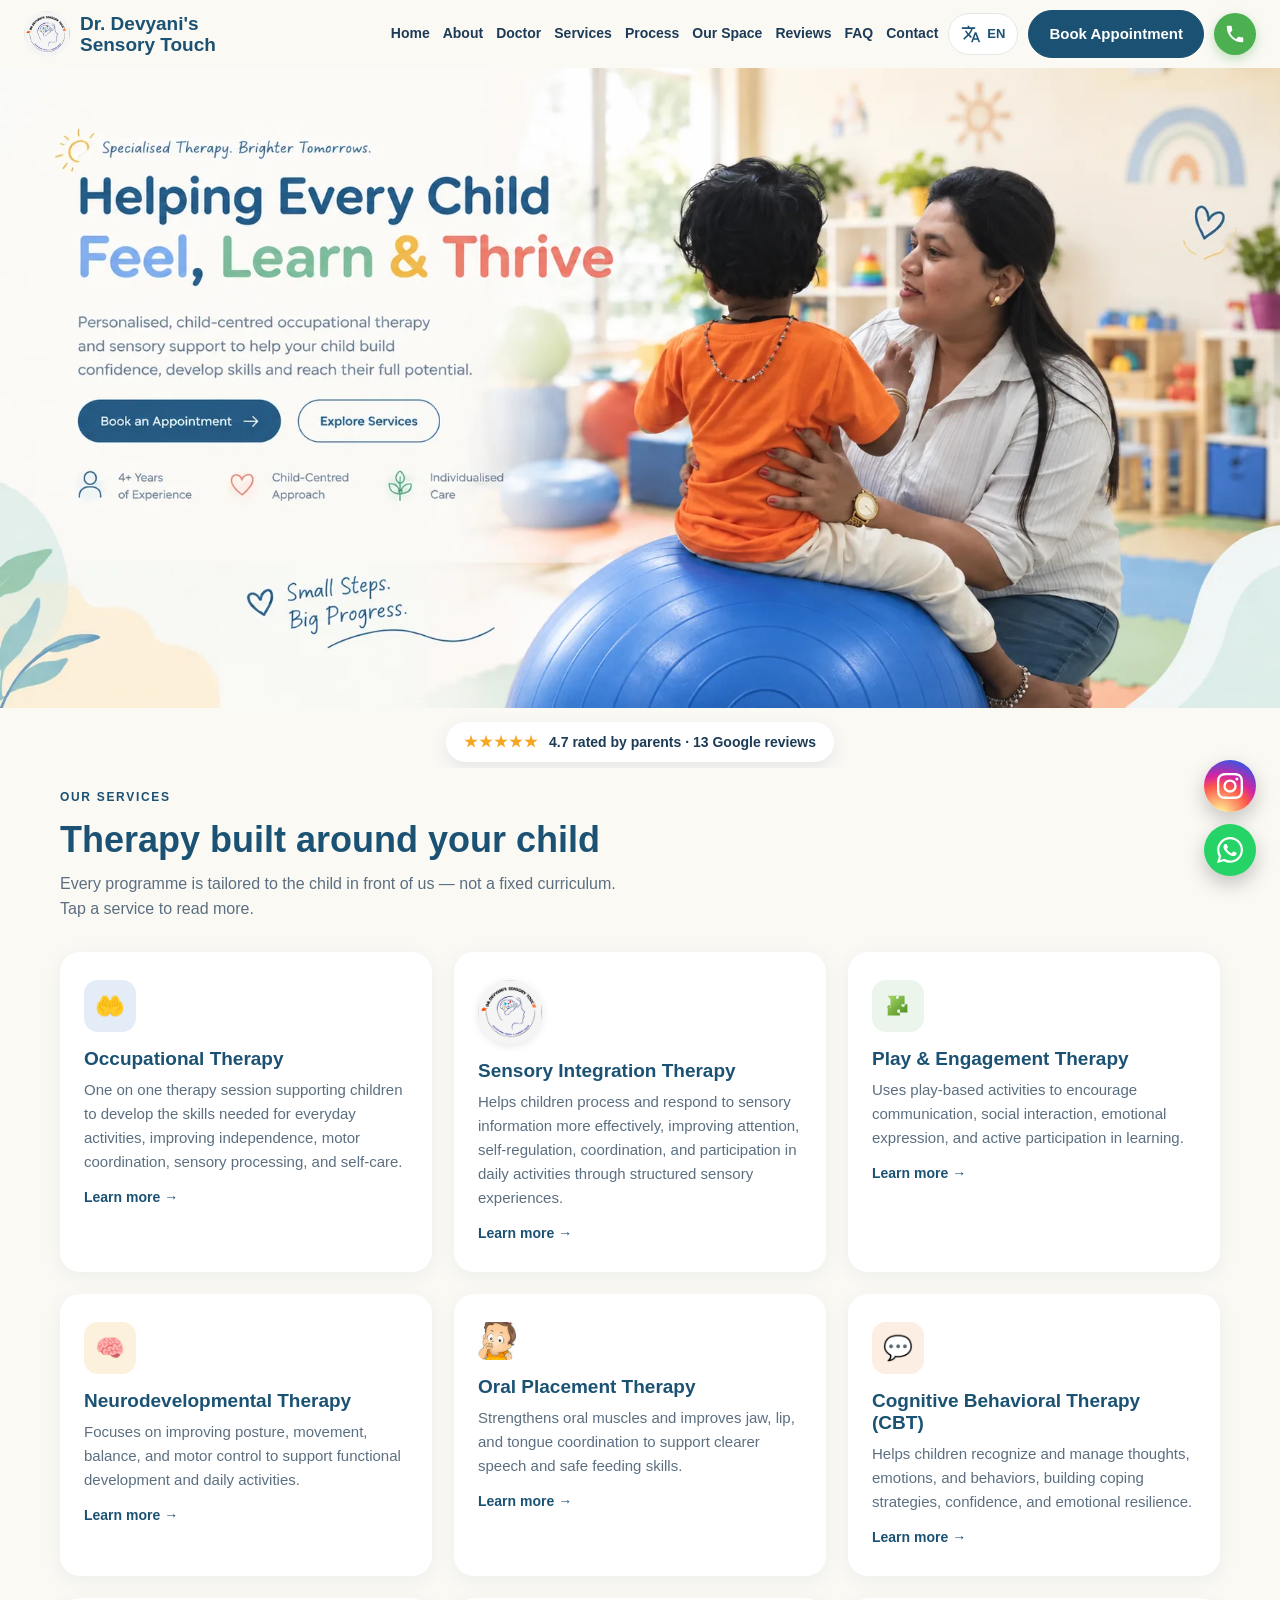
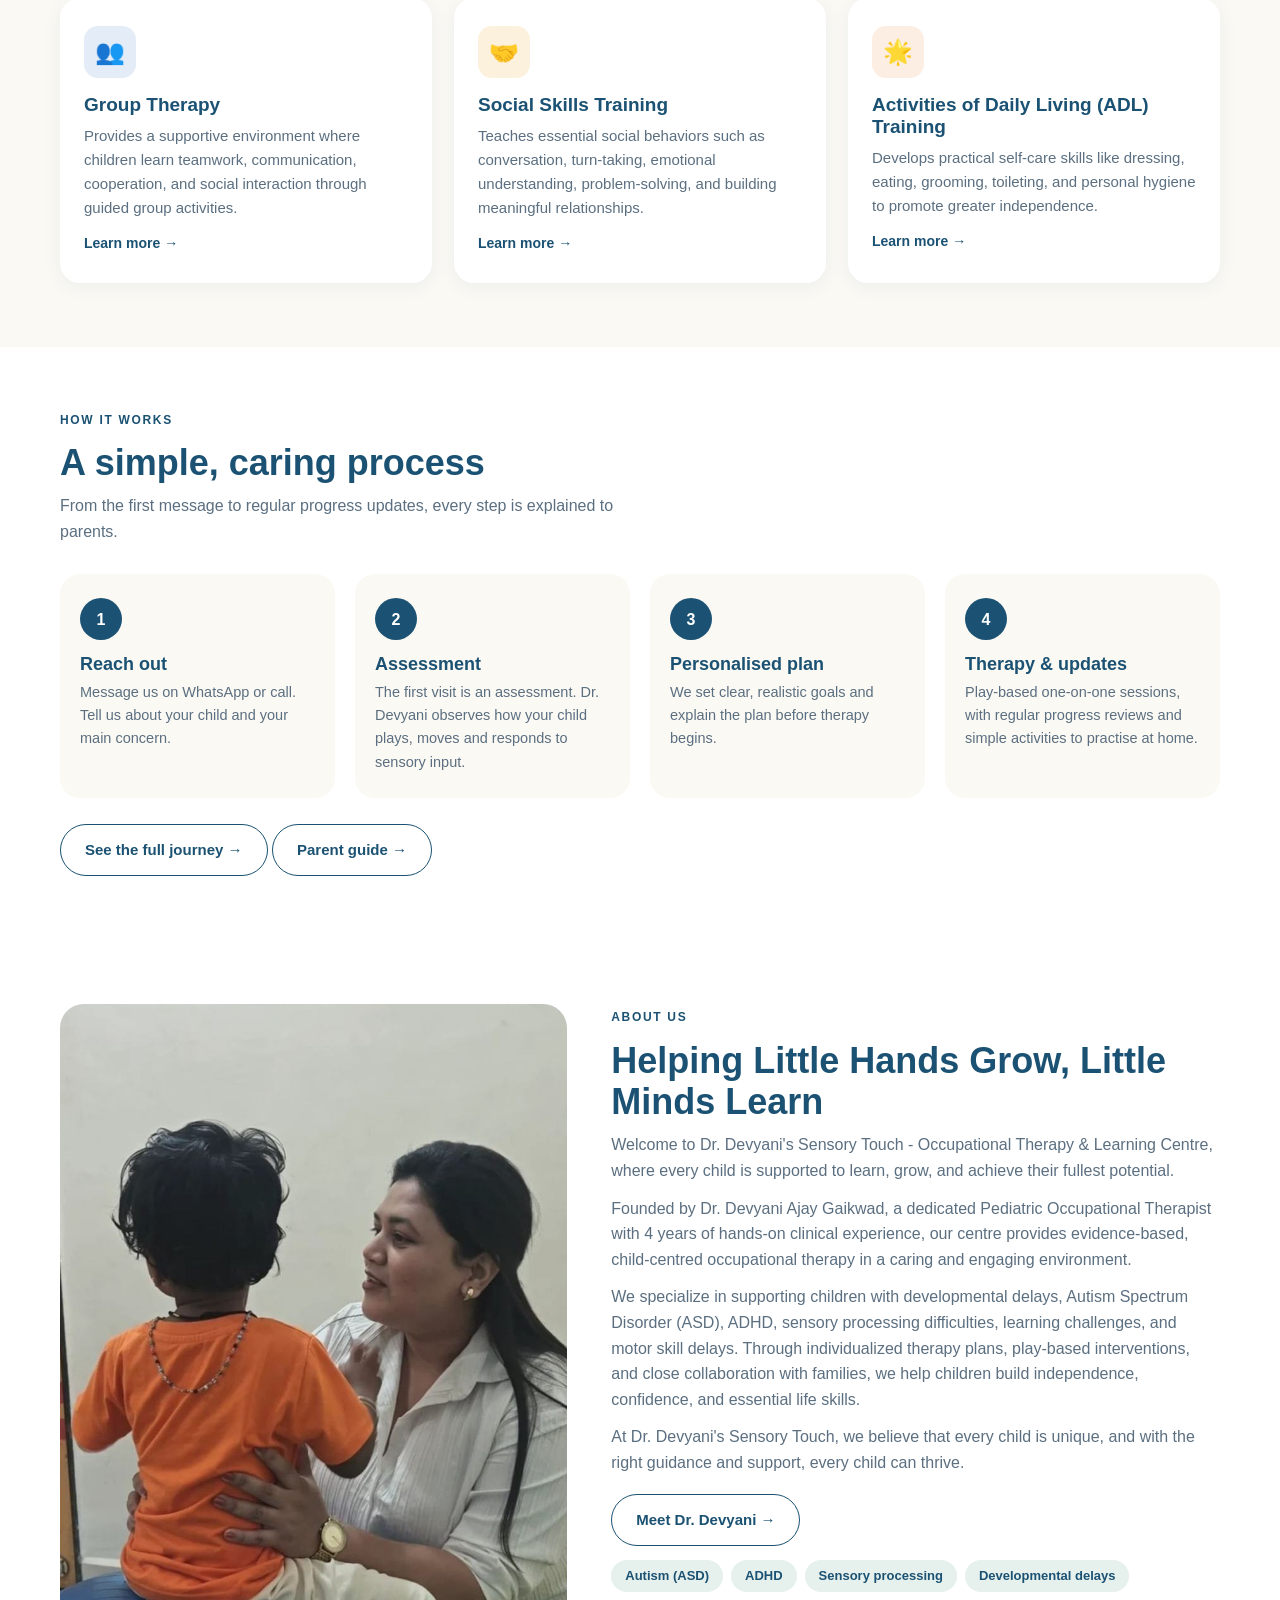
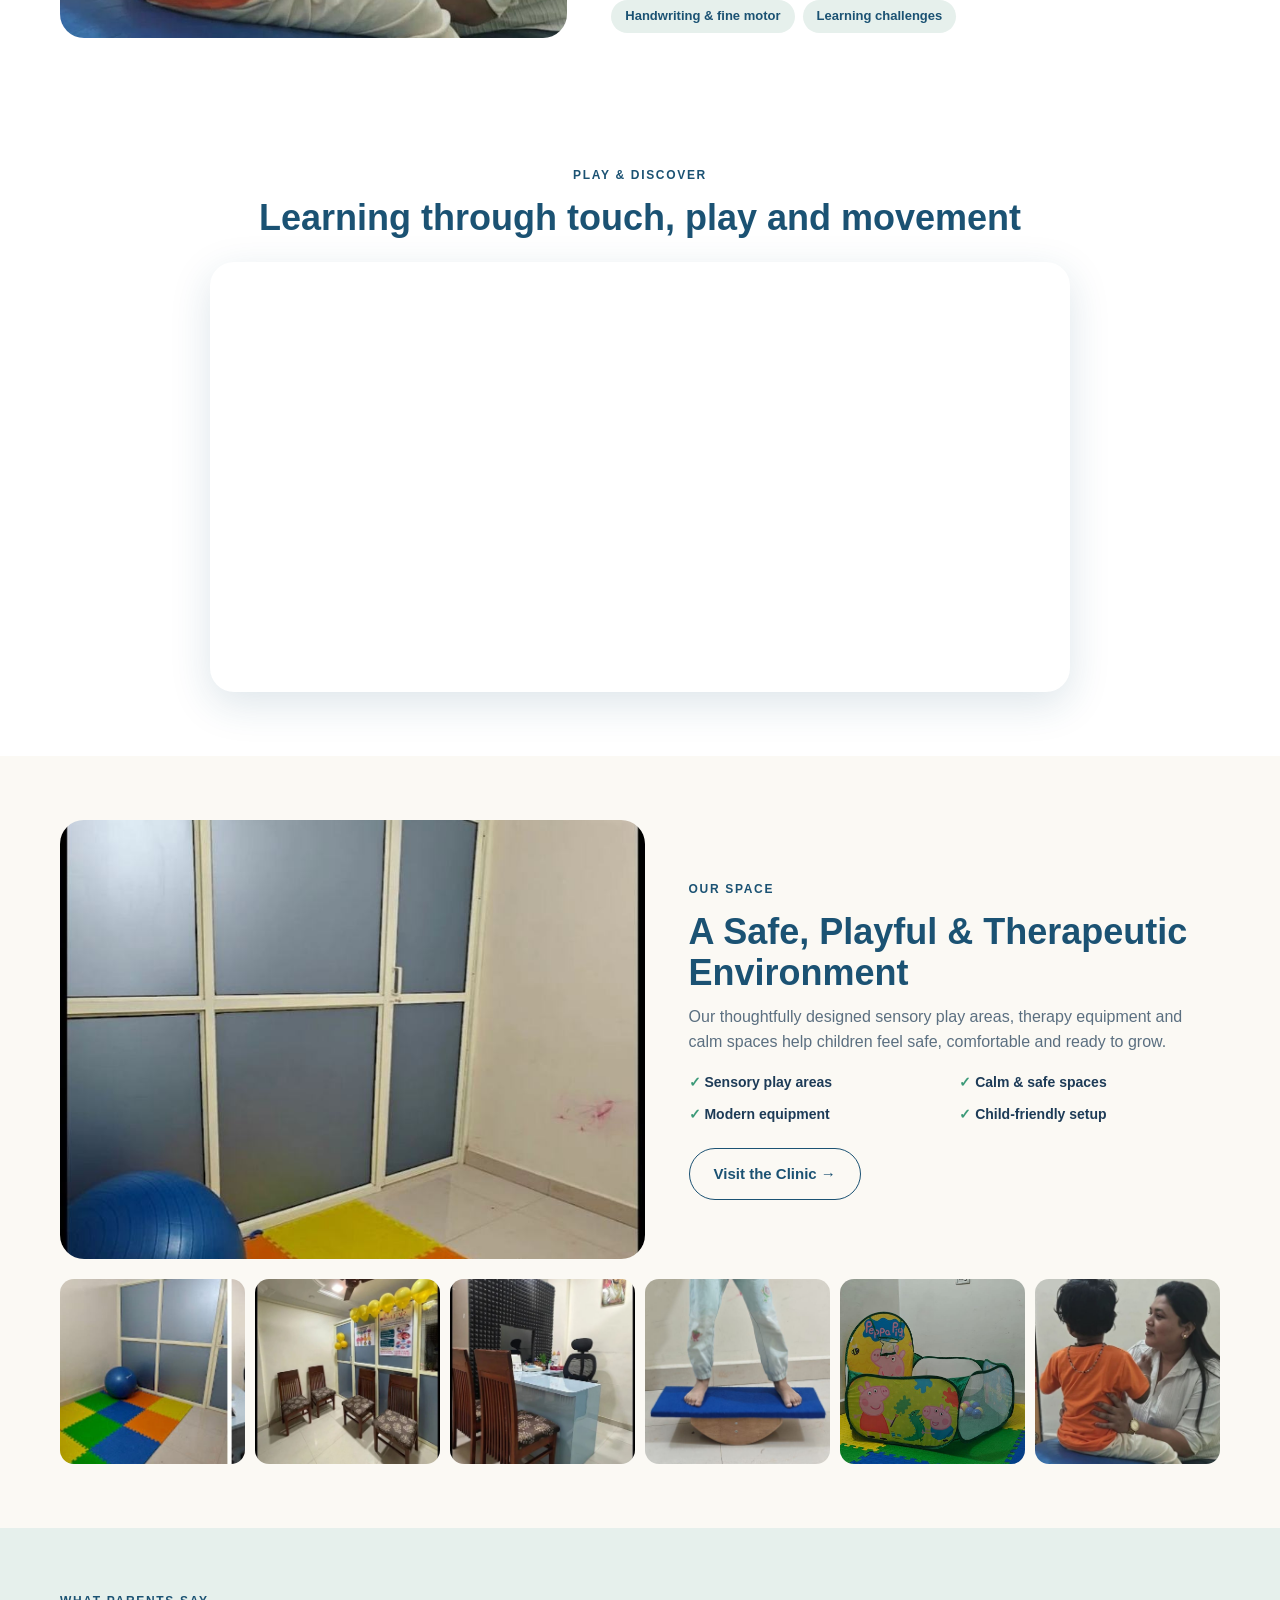
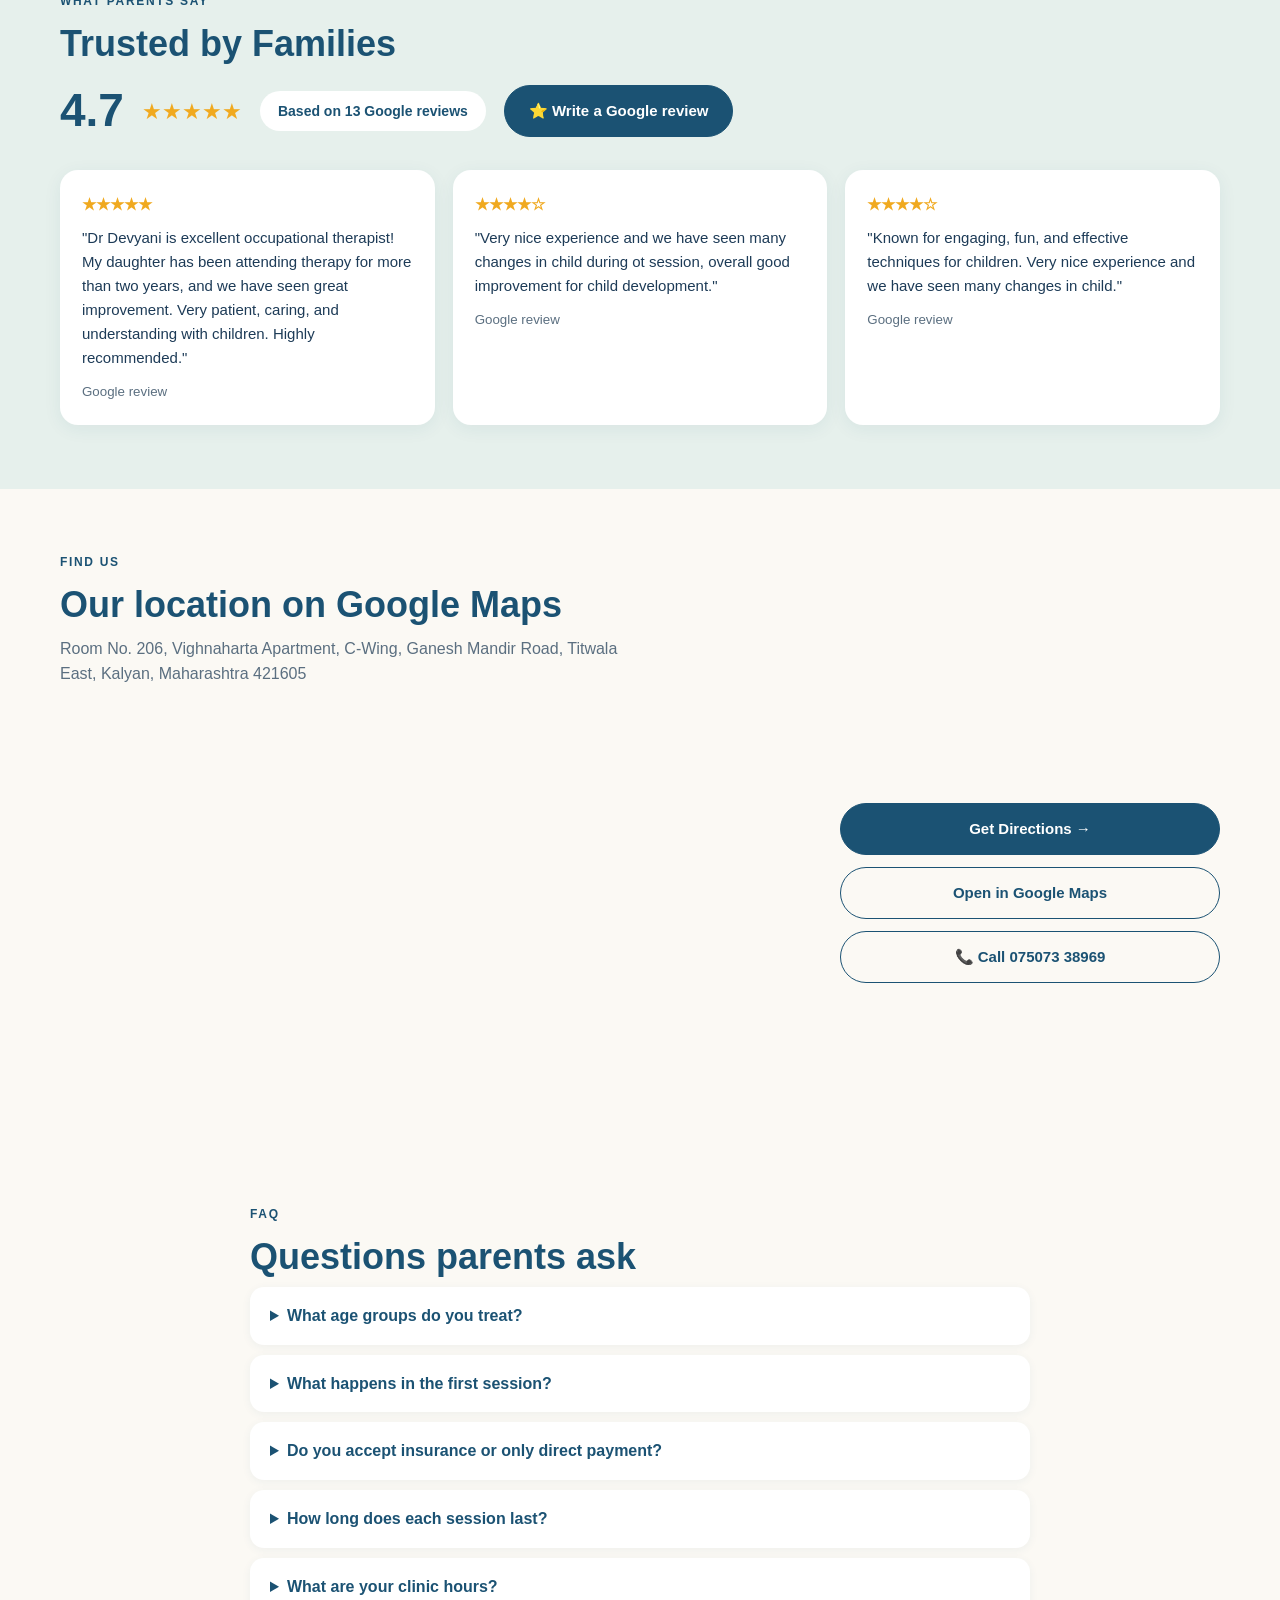
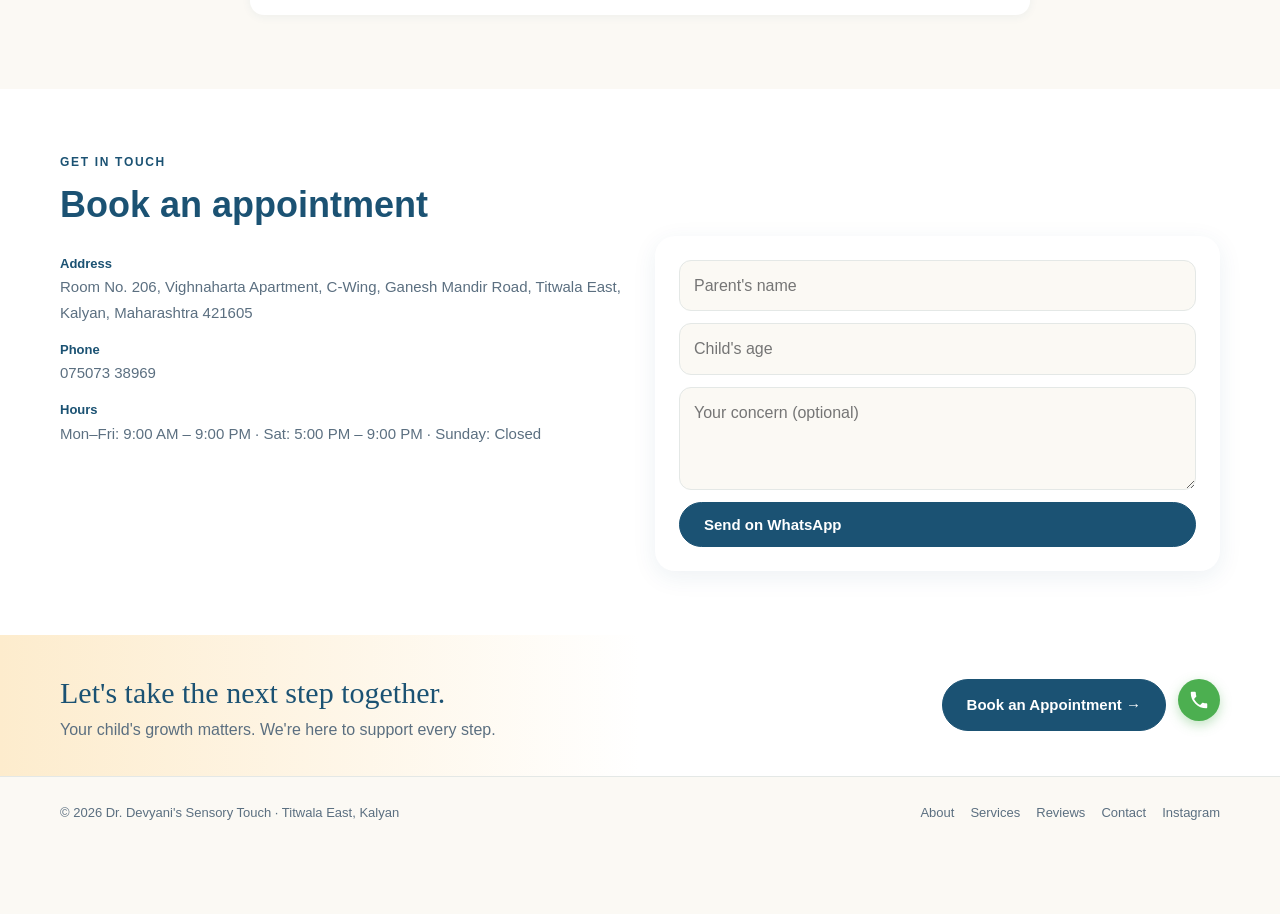
<file: index.html>
<!DOCTYPE html>
<html lang="en">
<head>
<meta charset="UTF-8">
<meta name="viewport" content="width=device-width, initial-scale=1.0">
<meta name="google-site-verification" content="tCtv79t5UanTS1eWAKDap3fTEXF2Oqb7PSItGQoKpuY" />
<meta http-equiv="Content-Security-Policy" content="default-src 'self'; style-src 'self' 'unsafe-inline' https://fonts.googleapis.com; font-src https://fonts.gstatic.com; script-src 'self' 'unsafe-inline'; frame-src https://maps.google.com https://www.google.com; img-src 'self' data:; connect-src 'none';">
<title>Pediatric Occupational Therapy in Titwala East, Kalyan | Dr. Devyani's Sensory Touch</title>
<meta name="description" content="Pediatric occupational therapy and sensory integration therapy in Titwala East, Kalyan for Autism, ADHD, sensory processing and developmental delays. Book with Dr. Devyani.">
<meta name="keywords" content="occupational therapist Titwala, sensory therapy Kalyan, pediatric OT Titwala East, sensory integration therapy Kalyan, learning centre Titwala">
<meta property="og:title" content="Pediatric Occupational Therapy in Titwala East, Kalyan | Dr. Devyani's Sensory Touch">
<meta property="og:description" content="Helping every child grow, learn and thrive. Pediatric occupational therapy in Titwala East, Kalyan.">
<meta property="og:type" content="business.business">
<meta property="og:url" content="https://sensorytouch.vercel.app/">
<meta property="og:image" content="https://sensorytouch.vercel.app/logo.png">
<meta property="og:locale" content="en_IN">
<link rel="canonical" href="https://sensorytouch.vercel.app/">
<link rel="preconnect" href="https://fonts.googleapis.com">
<link rel="preconnect" href="https://fonts.gstatic.com" crossorigin>
<link rel="icon" type="image/png" href="logo.png">
<link href="https://fonts.googleapis.com/css2?family=Nunito:wght@400;600;700;800&family=Caveat:wght@500;600&display=swap" rel="stylesheet">
<script type="application/ld+json">
[
 {
  "@context": "https://schema.org",
  "@type": "MedicalBusiness",
  "name": "Dr. Devyani's Sensory Touch — Occupational Therapy & Learning Centre",
  "description": "Pediatric occupational therapy and sensory integration therapy for children with developmental delays, Autism, ADHD and sensory processing difficulties.",
  "url": "https://sensorytouch.vercel.app/",
  "image": "https://sensorytouch.vercel.app/logo.png",
  "logo": "https://sensorytouch.vercel.app/logo.png",
  "telephone": "+917507338969",
  "address": {
   "@type": "PostalAddress",
   "streetAddress": "Room No. 206, Vighnaharta Apartment, C-Wing, Ganesh Mandir Road, Titwala East",
   "addressLocality": "Kalyan",
   "addressRegion": "Maharashtra",
   "postalCode": "421605",
   "addressCountry": "IN"
  },
  "geo": {
   "@type": "GeoCoordinates",
   "latitude": 19.2961662,
   "longitude": 73.2070726
  },
  "openingHoursSpecification": [
   {
    "@type": "OpeningHoursSpecification",
    "dayOfWeek": [
     "Monday",
     "Tuesday",
     "Wednesday",
     "Thursday",
     "Friday"
    ],
    "opens": "09:00",
    "closes": "21:00"
   },
   {
    "@type": "OpeningHoursSpecification",
    "dayOfWeek": "Saturday",
    "opens": "17:00",
    "closes": "21:00"
   }
  ],
  "aggregateRating": {
   "@type": "AggregateRating",
   "ratingValue": "4.7",
   "reviewCount": "13",
   "bestRating": "5"
  },
  "founder": {
   "@type": "Person",
   "name": "Dr. Devyani Ajay Gaikwad",
   "jobTitle": "Pediatric Occupational Therapist"
  },
  "sameAs": [
   "https://www.instagram.com/dr.devyani_sensorytouch_",
   "https://maps.app.goo.gl/2J3wrgFxBeVaxbsd8"
  ]
 },
 {
  "@context": "https://schema.org",
  "@type": "FAQPage",
  "mainEntity": [
   {
    "@type": "Question",
    "name": "What age groups do you treat?",
    "acceptedAnswer": {
     "@type": "Answer",
     "text": "We see children from toddlers through the early school years — typically anywhere development, sensory processing, or motor skills need extra support. If you're unsure whether your child's age fits, just give us a call and we're happy to talk it through."
    }
   },
   {
    "@type": "Question",
    "name": "What happens in the first session?",
    "acceptedAnswer": {
     "@type": "Answer",
     "text": "Your first visit is an assessment, not a full therapy session. Dr. Devyani spends time observing your child, listening to your concerns, and going through their developmental history — then talks you through what a personalised therapy plan could look like."
    }
   },
   {
    "@type": "Question",
    "name": "Do you accept insurance or only direct payment?",
    "acceptedAnswer": {
     "@type": "Answer",
     "text": "Payment is handled directly at the clinic. If you need documentation for insurance reimbursement, just ask — call ahead and we'll let you know what we can provide."
    }
   },
   {
    "@type": "Question",
    "name": "How long does each session last?",
    "acceptedAnswer": {
     "@type": "Answer",
     "text": "Each standard session lasts exactly 45 minutes. We carefully structure this time to focus on your child's specific goals and ensure you get maximum value. To make the most of your session, we recommend arriving 5 minutes before your scheduled start time."
    }
   },
   {
    "@type": "Question",
    "name": "What are your clinic hours?",
    "acceptedAnswer": {
     "@type": "Answer",
     "text": "We're open Monday to Friday, 9:00 AM to 9:00 PM, and Saturday, 5:00 PM to 9:00 PM. We're closed on Sundays."
    }
   }
  ]
 }
]
</script>
<link rel="stylesheet" href="style.css">
</head>
<body>
<header><nav>
<a class="lg" href="#home"><img src="logo.png" alt="Dr. Devyani's Sensory Touch logo"><span><b>Dr. Devyani's Sensory Touch</b><small>Occupational Therapy &amp; Learning Centre</small></span></a>
<div class="nl" id="nl"><a href="#home">Home</a><a href="#about">About</a><a href="doctor.html">Doctor</a><a href="#services">Services</a><a href="therapy-journey.html">Process</a><a href="#space">Our Space</a><a href="#reviews">Reviews</a><a href="#faq">FAQ</a><a href="#contact">Contact</a></div>
<div class="nc"><a class="btn" href="#contact">Book Appointment</a><a class="hcall" href="tel:+917507338969" aria-label="Call us" title="Call 075073 38969"><svg aria-hidden="true" focusable="false"><use href="#i-call"/></svg></a><button class="mt" id="mt" aria-label="Menu"><svg viewBox="0 0 24 24" fill="none" stroke="currentColor" stroke-width="2"><path d="M3 6h18M3 12h18M3 18h18"/></svg></button></div>
</nav></header>

<section class="hero" id="home"><div class="hbn"><div class="hbi hb-en"><picture><source type="image/webp" srcset="hero-banner-840.webp?v=2 887w, hero-banner.webp?v=2 1774w" sizes="(min-width:1774px) 1774px, 100vw"><img src="hero-banner.jpg?v=2" width="1774" height="887" fetchpriority="high" decoding="async" alt="A therapist guiding a child on a therapy ball during an occupational therapy session"></picture><a class="hbtn hb1" href="#contact" data-book aria-label="Book an Appointment"></a><a class="hbtn hb2" href="#services" aria-label="Explore Services"></a></div><div class="hbi hb-hi"><picture><source type="image/webp" srcset="hero-banner-hi-840.webp?v=2 887w, hero-banner-hi.webp?v=2 1774w" sizes="(min-width:1774px) 1774px, 100vw"><img src="hero-banner-hi.jpg?v=2" width="1774" height="887" loading="lazy" decoding="async" alt="ऑक्यूपेशनल थेरेपी सत्र के दौरान थेरेपी बॉल पर बैठे बच्चे को सहारा देती हुई थेरेपिस्ट"></picture><a class="hbtn hb1" href="#contact" data-book aria-label="अपॉइंटमेंट बुक करें"></a><a class="hbtn hb2" href="#services" aria-label="हमारी सेवाएँ"></a></div><div class="hbi hb-mr"><picture><source type="image/webp" srcset="hero-banner-mr-840.webp?v=2 887w, hero-banner-mr.webp?v=2 1774w" sizes="(min-width:1774px) 1774px, 100vw"><img src="hero-banner-mr.jpg?v=2" width="1774" height="887" loading="lazy" decoding="async" alt="ऑक्युपेशनल थेरपी सत्रादरम्यान थेरपी बॉलवर बसलेल्या मुलाला आधार देणारी थेरपिस्ट"></picture><a class="hbtn hb1" href="#contact" data-book aria-label="भेटीची वेळ ठरवा"></a><a class="hbtn hb2" href="#services" aria-label="आमच्या सेवा"></a></div><div class="rt rt-b" aria-hidden="true"><span class="st">★★★★★</span><span data-rl="chip">4.7 rated by parents · 13 Google reviews</span></div></div><div class="hg">
<div class="hc"><span class="eb">Pediatric Occupational Therapy in Titwala East, Kalyan</span>
<h1>Helping Every Child<br><span class="b">Feel</span>, <span class="g">Learn</span> <span class="y">&amp;</span> <span class="r">Thrive</span></h1>
<p>Personalised, child-centred occupational therapy and sensory support to help your child build confidence, develop skills and reach their full potential.</p>
<div class="ct"><a class="btn" href="#contact">Book an Appointment →</a><a class="btn o" href="#services">Explore Services</a></div>
<a class="rt" href="#reviews"><span class="st" aria-hidden="true">★★★★★</span><span data-rl="chip">4.7 rated by parents · 13 Google reviews</span></a>
<div class="tr"><span><i>👩‍⚕️</i>4+ Years<br>of Experience</span><span><i>💗</i>Child-Centred<br>Approach</span><span><i>🌱</i>Individualised<br>Care</span></div></div>
<div class="hp"><img src="hero.jpg" alt="Dr. Devyani guiding a child on a therapy ball during sensory integration therapy"><div class="cap">Small Steps.<br>Big Progress.</div></div>
</div></section>

<section id="services" style="padding-top:20px"><div class="w"><span class="eb">Our Services</span><h2>Therapy built around your child</h2><p style="color:var(--soft);max-width:560px">Every programme is tailored to the child in front of us — not a fixed curriculum. Tap a service to read more.</p><div class="sc"><a class="sk" href="occupational-therapy.html"><div class="si" >🤲</div><h3>Occupational Therapy</h3><p>One on one therapy session supporting children to develop the skills needed for everyday activities, improving independence, motor coordination, sensory processing, and self-care.</p><em>Learn more →</em></a><a class="sk" href="sensory-integration-therapy.html"><div class="si" style="background:none;width:64px;height:64px;padding:0;border-radius:50%;overflow:hidden;box-shadow:0 2px 8px rgba(0,0,0,.1)"><img src="logo.png" alt=""></div><h3>Sensory Integration Therapy</h3><p>Helps children process and respond to sensory information more effectively, improving attention, self-regulation, coordination, and participation in daily activities through structured sensory experiences.</p><em>Learn more →</em></a><a class="sk" href="play-engagement-therapy.html"><div class="si" style="background:rgba(91,168,90,.12)"><svg width="30" height="30" viewBox="0 0 64 64" xmlns="http://www.w3.org/2000/svg">
            <defs>
              <linearGradient id="puzzleGrad" x1="0%" y1="0%" x2="100%" y2="100%">
                <stop offset="0%" style="stop-color:#a8d96a;stop-opacity:1"/>
                <stop offset="100%" style="stop-color:#4a8c1c;stop-opacity:1"/>
              </linearGradient>
            </defs>
            <path d="M10 10h18v6a1 1 0 0 0 1 1c3 0 5-2 5-4s-2-4-5-4a1 1 0 0 0-1 1V10h18v18h-6a1 1 0 0 0-1 1c0 3 2 5 4 5s4-2 4-5a1 1 0 0 0-1-1h6v18H36v-6a1 1 0 0 0-1-1c-3 0-5 2-5 4s2 4 5 4a1 1 0 0 0 1-1v6H10V36h6a1 1 0 0 0 1-1c0-3-2-5-4-5s-4 2-4 5a1 1 0 0 0 1 1h6v-18z" fill="url(#puzzleGrad)"/>
          </svg></div><h3>Play &amp; Engagement Therapy</h3><p>Uses play-based activities to encourage communication, social interaction, emotional expression, and active participation in learning.</p><em>Learn more →</em></a><a class="sk" href="neurodevelopmental-therapy.html"><div class="si" >🧠</div><h3>Neurodevelopmental Therapy</h3><p>Focuses on improving posture, movement, balance, and motor control to support functional development and daily activities.</p><em>Learn more →</em></a><a class="sk" href="oral-placement-therapy.html"><div class="si" style="background:none;padding:0;width:38px;height:38px;border-radius:8px;overflow:hidden"><img src="oral-icon.jpg" alt=""></div><h3>Oral Placement Therapy</h3><p>Strengthens oral muscles and improves jaw, lip, and tongue coordination to support clearer speech and safe feeding skills.</p><em>Learn more →</em></a><a class="sk" href="cbt-therapy.html"><div class="si" >💬</div><h3>Cognitive Behavioral Therapy (CBT)</h3><p>Helps children recognize and manage thoughts, emotions, and behaviors, building coping strategies, confidence, and emotional resilience.</p><em>Learn more →</em></a><a class="sk" href="group-therapy.html"><div class="si" >👥</div><h3>Group Therapy</h3><p>Provides a supportive environment where children learn teamwork, communication, cooperation, and social interaction through guided group activities.</p><em>Learn more →</em></a><a class="sk" href="social-skills-training.html"><div class="si" >🤝</div><h3>Social Skills Training</h3><p>Teaches essential social behaviors such as conversation, turn-taking, emotional understanding, problem-solving, and building meaningful relationships.</p><em>Learn more →</em></a><a class="sk" href="adl-training.html"><div class="si" >🌟</div><h3>Activities of Daily Living (ADL) Training</h3><p>Develops practical self-care skills like dressing, eating, grooming, toileting, and personal hygiene to promote greater independence.</p><em>Learn more →</em></a></div></div></section>

<section id="process" style="background:#fff"><div class="w"><span class="eb">How It Works</span><h2>A simple, caring process</h2><p style="color:var(--soft);max-width:560px">From the first message to regular progress updates, every step is explained to parents.</p><div class="pr"><div class="ps"><b>1</b><h3>Reach out</h3><p>Message us on WhatsApp or call. Tell us about your child and your main concern.</p></div><div class="ps"><b>2</b><h3>Assessment</h3><p>The first visit is an assessment. Dr. Devyani observes how your child plays, moves and responds to sensory input.</p></div><div class="ps"><b>3</b><h3>Personalised plan</h3><p>We set clear, realistic goals and explain the plan before therapy begins.</p></div><div class="ps"><b>4</b><h3>Therapy &amp; updates</h3><p>Play-based one-on-one sessions, with regular progress reviews and simple activities to practise at home.</p></div></div><p style="margin-top:26px"><a class="btn o" href="therapy-journey.html">See the full journey →</a> <a class="btn o" href="signs-child-needs-occupational-therapy.html">Parent guide →</a></p></div></section>

<section id="about" style="background:#fff"><div class="w ab"><img src="therapy-session2.jpg" alt="Dr. Devyani with a child during therapy" loading="lazy">
<div><span class="eb">About Us</span><h2>Helping Little Hands Grow, Little Minds Learn</h2>
<p>Welcome to Dr. Devyani's Sensory Touch - Occupational Therapy &amp; Learning Centre, where every child is supported to learn, grow, and achieve their fullest potential.</p>
<p>Founded by Dr. Devyani Ajay Gaikwad, a dedicated Pediatric Occupational Therapist with 4 years of hands-on clinical experience, our centre provides evidence-based, child-centred occupational therapy in a caring and engaging environment.</p>
<p>We specialize in supporting children with developmental delays, Autism Spectrum Disorder (ASD), ADHD, sensory processing difficulties, learning challenges, and motor skill delays. Through individualized therapy plans, play-based interventions, and close collaboration with families, we help children build independence, confidence, and essential life skills.</p>
<p>At Dr. Devyani's Sensory Touch, we believe that every child is unique, and with the right guidance and support, every child can thrive.</p>
<p style="margin:18px 0 6px"><a class="btn o" href="doctor.html">Meet Dr. Devyani →</a></p><div class="ch"><span>Autism (ASD)</span><span>ADHD</span><span>Sensory processing</span><span>Developmental delays</span><span>Handwriting &amp; fine motor</span><span>Learning challenges</span></div></div></div></section>

<section class="vd"><div class="w"><span class="eb">Play &amp; Discover</span><h2>Learning through touch, play and movement</h2>
<video src="clinic-video.mp4" autoplay muted loop playsinline preload="metadata" aria-label="Child exploring sensory textures"></video></div></section>

<section id="space"><div class="w"><div class="sp"><img src="sensory-room2.jpg" alt="Sensory therapy room with colourful mats and balance ball" loading="lazy">
<div><span class="eb">Our Space</span><h2>A Safe, Playful &amp; Therapeutic Environment</h2>
<p>Our thoughtfully designed sensory play areas, therapy equipment and calm spaces help children feel safe, comfortable and ready to grow.</p>
<ul class="ft"><li>Sensory play areas</li><li>Calm &amp; safe spaces</li><li>Modern equipment</li><li>Child-friendly setup</li></ul><a class="btn o" href="#contact">Visit the Clinic →</a></div></div>
<div class="th"><img src="sensory-room.jpg" alt="Sensory therapy room with colourful mats and therapy ball" loading="lazy" decoding="async"><img src="waiting-area.jpg" alt="Clinic waiting area" loading="lazy" decoding="async"><img src="reception1.jpg" alt="Clinic reception desk" loading="lazy" decoding="async"><img src="balance-board.jpg" alt="Child practising balance on a therapy board" loading="lazy" decoding="async"><img src="IMG-20260628-WA0002.jpg" alt="Ball pit play corner" loading="lazy" decoding="async"><img src="therapy-session2.jpg" alt="Dr. Devyani during a therapy session" loading="lazy" decoding="async"></div></div></section>

<section class="rs" id="reviews"><div class="w"><span class="eb">What Parents Say</span><h2>Trusted by Families</h2>
<div class="rh"><strong data-rl="rating">4.7</strong><span>★★★★★</span><em class="pill" data-rl="based">Based on 13 Google reviews</em><a class="btn" href="https://search.google.com/local/writereview?placeid=ChIJLz2tmX-R5zsREK-bnscc-3s" target="_blank" rel="noopener noreferrer">⭐ Write a Google review</a></div><div class="rg"><div class="rv"><b>★★★★★</b><p>"Dr Devyani is excellent occupational therapist! My daughter has been attending therapy for more than two years, and we have seen great improvement. Very patient, caring, and understanding with children. Highly recommended."</p><small>Google review</small></div><div class="rv"><b>★★★★☆</b><p>"Very nice experience and we have seen many changes in child during ot session, overall good improvement for child development."</p><small>Google review</small></div><div class="rv"><b>★★★★☆</b><p>"Known for engaging, fun, and effective techniques for children. Very nice experience and we have seen many changes in child."</p><small>Google review</small></div></div></div></section>

<section id="location"><div class="w"><span class="eb">Find Us</span><h2>Our location on Google Maps</h2>
<p style="color:var(--soft);max-width:560px;margin-bottom:22px">Room No. 206, Vighnaharta Apartment, C-Wing, Ganesh Mandir Road, Titwala East, Kalyan, Maharashtra 421605</p>
<div class="lc"><div class="map"><iframe src="https://maps.google.com/maps?q=19.2961662,73.2070726&z=17&output=embed" loading="lazy" referrerpolicy="no-referrer-when-downgrade" title="Clinic location map" sandbox="allow-scripts allow-same-origin allow-popups allow-popups-to-escape-sandbox"></iframe></div>
<div class="la"><a class="btn" href="https://www.google.com/maps/dir/?api=1&destination=19.2961662,73.2070726" target="_blank" rel="noopener noreferrer">Get Directions →</a><a class="btn o" href="https://maps.app.goo.gl/2J3wrgFxBeVaxbsd8" target="_blank" rel="noopener noreferrer">Open in Google Maps</a><a class="btn o" href="tel:+917507338969">📞 Call 075073 38969</a></div></div></div></section>

<section id="faq"><div class="w"><div class="fq"><span class="eb">FAQ</span><h2>Questions parents ask</h2><details><summary>What age groups do you treat?</summary><p>We see children from toddlers through the early school years — typically anywhere development, sensory processing, or motor skills need extra support. If you're unsure whether your child's age fits, just give us a call and we're happy to talk it through.</p></details><details><summary>What happens in the first session?</summary><p>Your first visit is an assessment, not a full therapy session. Dr. Devyani spends time observing your child, listening to your concerns, and going through their developmental history — then talks you through what a personalised therapy plan could look like.</p></details><details><summary>Do you accept insurance or only direct payment?</summary><p>Payment is handled directly at the clinic. If you need documentation for insurance reimbursement, just ask — call ahead and we'll let you know what we can provide.</p></details><details><summary>How long does each session last?</summary><p>Each standard session lasts exactly 45 minutes. We carefully structure this time to focus on your child's specific goals and ensure you get maximum value. To make the most of your session, we recommend arriving 5 minutes before your scheduled start time.</p></details><details><summary>What are your clinic hours?</summary><p>We're open Monday to Friday, 9:00 AM to 9:00 PM, and Saturday, 5:00 PM to 9:00 PM. We're closed on Sundays.</p></details></div></div></section>

<section id="contact" style="background:#fff"><div class="w"><span class="eb">Get In Touch</span><h2>Book an appointment</h2>
<div class="cg"><div><div class="ci"><div><b>Address</b><span>Room No. 206, Vighnaharta Apartment, C-Wing, Ganesh Mandir Road, Titwala East, Kalyan, Maharashtra 421605</span></div><div><b>Phone</b><a href="tel:+917507338969">075073 38969</a></div><div><b>Hours</b><span>Mon–Fri: 9:00 AM – 9:00 PM · Sat: 5:00 PM – 9:00 PM · Sunday: Closed</span></div></div>
</div>
<div><form id="af"><input id="n" placeholder="Parent's name" maxlength="60" required><input id="a" placeholder="Child's age" maxlength="20"><textarea id="m" rows="3" placeholder="Your concern (optional)" maxlength="300"></textarea><button class="btn" type="submit">Send on WhatsApp</button></form></div></div></div></section>

<div class="cta"><div class="w"><div><em>Let's take the next step together.</em><p>Your child's growth matters. We're here to support every step.</p></div><div class="ct" style="margin:0"><a class="btn" href="#contact">Book an Appointment →</a><a class="hcall" href="tel:+917507338969" aria-label="Call us" title="Call 075073 38969"><svg aria-hidden="true" focusable="false"><use href="#i-call"/></svg></a></div></div></div>

<footer><div class="w"><span>© 2026 Dr. Devyani's Sensory Touch · Titwala East, Kalyan</span><nav><a href="#about">About</a><a href="#services">Services</a><a href="#reviews">Reviews</a><a href="#contact">Contact</a><a href="https://www.instagram.com/dr.devyani_sensorytouch_" target="_blank" rel="noopener noreferrer">Instagram</a></nav></div></footer>

<svg width="0" height="0" style="position:absolute" aria-hidden="true" focusable="false"><symbol id="i-wa" viewBox="0 0 24 24"><path d="M17.472 14.382c-.297-.149-1.758-.867-2.03-.967-.273-.099-.471-.148-.67.15-.197.297-.767.966-.94 1.164-.173.199-.347.223-.644.075-.297-.15-1.255-.463-2.39-1.475-.883-.788-1.48-1.761-1.653-2.059-.173-.297-.018-.458.13-.606.134-.133.298-.347.446-.52s.198-.298.298-.497c.099-.198.05-.371-.025-.52s-.669-1.612-.916-2.207c-.242-.579-.487-.5-.669-.51a13 13 0 0 0-.57-.01c-.198 0-.52.074-.792.372-.272.297-1.04 1.016-1.04 2.479 0 1.462 1.065 2.875 1.213 3.074s2.096 3.2 5.077 4.487c.709.306 1.262.489 1.694.625.712.227 1.36.195 1.871.118.571-.085 1.758-.719 2.006-1.413s.248-1.289.173-1.413c-.074-.124-.272-.198-.57-.347m-5.421 7.403h-.004a9.87 9.87 0 0 1-5.031-1.378l-.361-.214-3.741.982.998-3.648-.235-.374a9.86 9.86 0 0 1-1.51-5.26c.001-5.45 4.436-9.884 9.888-9.884 2.64 0 5.122 1.03 6.988 2.898a9.82 9.82 0 0 1 2.893 6.994c-.003 5.45-4.437 9.884-9.885 9.884m8.413-18.297A11.82 11.82 0 0 0 12.05 0C5.495 0 .16 5.335.157 11.892c0 2.096.547 4.142 1.588 5.945L.057 24l6.305-1.654a11.9 11.9 0 0 0 5.683 1.448h.005c6.554 0 11.89-5.335 11.893-11.893a11.82 11.82 0 0 0-3.48-8.413"/></symbol><symbol id="i-ig" viewBox="0 0 24 24"><path d="M7.03.084c-1.277.06-2.149.264-2.91.563a5.9 5.9 0 0 0-2.124 1.388 5.9 5.9 0 0 0-1.38 2.127C.321 4.926.12 5.8.064 7.076s-.069 1.688-.063 4.947.021 3.667.083 4.947c.061 1.277.264 2.149.563 2.911.308.789.72 1.457 1.388 2.123a5.9 5.9 0 0 0 2.129 1.38c.763.295 1.636.496 2.913.552 1.278.056 1.689.069 4.947.063s3.668-.021 4.947-.082c1.28-.06 2.147-.265 2.91-.563a5.9 5.9 0 0 0 2.123-1.388 5.9 5.9 0 0 0 1.38-2.129c.295-.763.496-1.636.551-2.912.056-1.28.07-1.69.063-4.948-.006-3.258-.02-3.667-.081-4.947-.06-1.28-.264-2.148-.564-2.911a5.9 5.9 0 0 0-1.387-2.123 5.86 5.86 0 0 0-2.128-1.38C19.074.322 18.202.12 16.924.066 15.647.009 15.236-.006 11.977 0S8.31.021 7.03.084m.14 21.693c-1.17-.05-1.805-.245-2.228-.408a3.7 3.7 0 0 1-1.382-.895 3.7 3.7 0 0 1-.9-1.378c-.165-.423-.363-1.058-.417-2.228-.06-1.264-.072-1.644-.08-4.848-.006-3.204.006-3.583.061-4.848.05-1.169.246-1.805.408-2.228.216-.561.477-.96.895-1.382a3.7 3.7 0 0 1 1.379-.9c.423-.165 1.057-.361 2.227-.417 1.265-.06 1.644-.072 4.848-.08 3.203-.006 3.583.006 4.85.062 1.168.05 1.804.244 2.227.408.56.216.96.475 1.382.895s.681.817.9 1.378c.165.422.362 1.056.417 2.227.06 1.265.074 1.645.08 4.848.005 3.203-.006 3.583-.061 4.848-.051 1.17-.245 1.805-.408 2.23-.216.56-.477.96-.896 1.38a3.7 3.7 0 0 1-1.378.9c-.422.165-1.058.362-2.226.418-1.266.06-1.645.072-4.85.079s-3.582-.006-4.848-.06m9.783-16.192a1.44 1.44 0 1 0 1.437-1.442 1.44 1.44 0 0 0-1.437 1.442M5.839 12.012a6.161 6.161 0 1 0 12.323-.024 6.162 6.162 0 0 0-12.323.024M8 12.008A4 4 0 1 1 12.008 16 4 4 0 0 1 8 12.008"/></symbol><symbol id="i-call" viewBox="0 0 24 24"><path d="M6.62 10.79c1.44 2.83 3.76 5.15 6.59 6.59l2.2-2.2c.28-.28.67-.36 1.02-.25 1.12.37 2.32.57 3.57.57a1 1 0 0 1 1 1V20a1 1 0 0 1-1 1A17 17 0 0 1 3 4a1 1 0 0 1 1-1h3.5a1 1 0 0 1 1 1c0 1.25.2 2.45.57 3.57.11.35.03.74-.25 1.02z"/></symbol></svg><div class="tb"><a href="#home"><svg viewBox="0 0 24 24" fill="none" stroke="currentColor" stroke-width="1.8"><path d="M3 11l9-8 9 8M5 10v10h14V10M10 20v-6h4v6"/></svg>Home</a><a href="#services"><svg viewBox="0 0 24 24" fill="none" stroke="currentColor" stroke-width="1.8"><circle cx="12" cy="12" r="3"/><path d="M12 3v3M12 18v3M3 12h3M18 12h3M5.6 5.6l2.1 2.1M16.3 16.3l2.1 2.1M18.4 5.6l-2.1 2.1M7.7 16.3l-2.1 2.1"/></svg>Services</a><a href="#contact"><svg viewBox="0 0 24 24" fill="none" stroke="currentColor" stroke-width="1.8"><rect x="4" y="5" width="16" height="15" rx="2"/><path d="M8 3v4M16 3v4M4 10h16"/></svg>Book</a><a href="#reviews"><svg viewBox="0 0 24 24" fill="none" stroke="currentColor" stroke-width="1.8"><path d="M12 3l2.7 5.6 6.1.8-4.5 4.3 1.1 6.1L12 17l-5.4 2.8 1.1-6.1L3.2 9.4l6.1-.8z"/></svg>Reviews</a><a href="#faq"><svg viewBox="0 0 24 24" fill="none" stroke="currentColor" stroke-width="1.8"><circle cx="5" cy="12" r="1"/><circle cx="12" cy="12" r="1"/><circle cx="19" cy="12" r="1"/></svg>More</a></div><div class="fl"><a class="fi" href="https://www.instagram.com/dr.devyani_sensorytouch_" target="_blank" rel="noopener noreferrer" aria-label="Instagram"><svg aria-hidden="true" focusable="false"><use href="#i-ig"/></svg></a><a class="fw" href="https://wa.me/917507338969" target="_blank" rel="noopener noreferrer" aria-label="WhatsApp"><svg aria-hidden="true" focusable="false"><use href="#i-wa"/></svg></a></div>
<script src="translations.js"></script>
<script src="rating.js"></script><script src="script.js"></script>
</body>
</html>
</file>
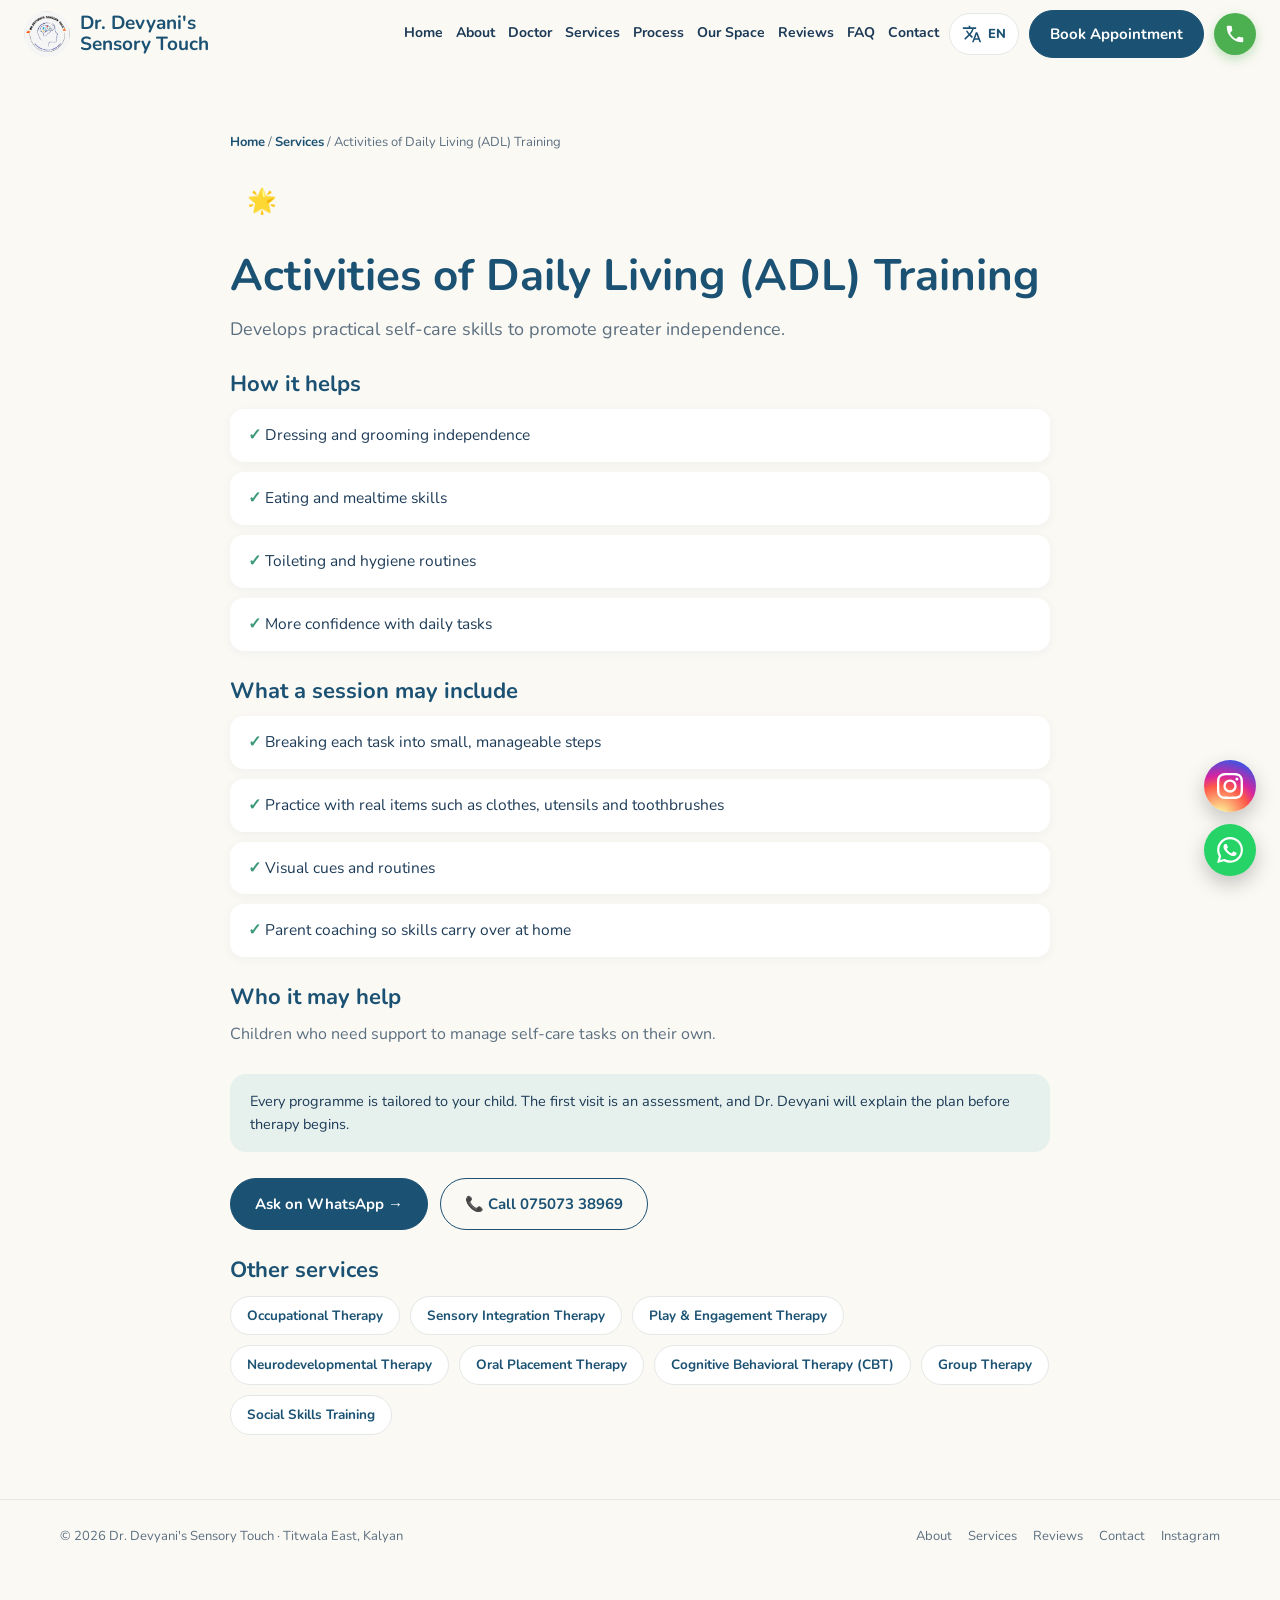
<file: adl-training.html>
<!DOCTYPE html>
<html lang="en"><head><meta charset="UTF-8"><meta name="viewport" content="width=device-width, initial-scale=1.0">
<title>Activities of Daily Living (ADL) Training in Titwala East, Kalyan | Dr. Devyani's Sensory Touch</title>
<meta name="description" content="Develops practical self-care skills to promote greater independence. Pediatric Activities of Daily Living (ADL) Training at Dr. Devyani's Sensory Touch, Titwala East, Kalyan.">
<link rel="canonical" href="https://sensorytouch.vercel.app/adl-training.html"><link rel="icon" type="image/png" href="logo.png">
<link href="https://fonts.googleapis.com/css2?family=Nunito:wght@400;600;700;800&family=Caveat:wght@500;600&display=swap" rel="stylesheet">
<link rel="stylesheet" href="style.css"></head><body>
<header><nav>
<a class="lg" href="index.html#home"><img src="logo.png" alt="Dr. Devyani's Sensory Touch logo"><span><b>Dr. Devyani's Sensory Touch</b><small>Occupational Therapy &amp; Learning Centre</small></span></a>
<div class="nl" id="nl"><a href="index.html#home">Home</a><a href="index.html#about">About</a><a href="doctor.html">Doctor</a><a href="index.html#services">Services</a><a href="therapy-journey.html">Process</a><a href="index.html#space">Our Space</a><a href="index.html#reviews">Reviews</a><a href="index.html#faq">FAQ</a><a href="index.html#contact">Contact</a></div>
<div class="nc"><a class="btn" href="index.html#contact">Book Appointment</a><a class="hcall" href="tel:+917507338969" aria-label="Call us" title="Call 075073 38969"><svg aria-hidden="true" focusable="false"><use href="#i-call"/></svg></a><button class="mt" id="mt" aria-label="Menu"><svg viewBox="0 0 24 24" fill="none" stroke="currentColor" stroke-width="2"><path d="M3 6h18M3 12h18M3 18h18"/></svg></button></div>
</nav></header>
<section><div class="pg"><div class="bc"><a href="index.html">Home</a> / <a href="index.html#services">Services</a> / <span>Activities of Daily Living (ADL) Training</span></div>
<div class="si" >🌟</div><h1>Activities of Daily Living (ADL) Training</h1><p class="lead">Develops practical self-care skills to promote greater independence.</p>
<h2>How it helps</h2><ul><li>Dressing and grooming independence</li><li>Eating and mealtime skills</li><li>Toileting and hygiene routines</li><li>More confidence with daily tasks</li></ul>
<h2>What a session may include</h2><ul><li>Breaking each task into small, manageable steps</li><li>Practice with real items such as clothes, utensils and toothbrushes</li><li>Visual cues and routines</li><li>Parent coaching so skills carry over at home</li></ul>
<h2>Who it may help</h2><p style="color:var(--soft)">Children who need support to manage self-care tasks on their own.</p>
<div class="note">Every programme is tailored to your child. The first visit is an assessment, and Dr. Devyani will explain the plan before therapy begins.</div>
<div class="ct" style="margin-top:26px"><a class="btn" href="https://wa.me/917507338969?text=Hello%20Dr.%20Devyani%2C%20I%27d%20like%20to%20know%20more%20about%20Activities%20of%20Daily%20Living%20%28ADL%29%20Training%20for%20my%20child." target="_blank" rel="noopener noreferrer">Ask on WhatsApp →</a><a class="btn o" href="tel:+917507338969">📞 Call 075073 38969</a></div>
<h2>Other services</h2><div class="ot"><a href="occupational-therapy.html">Occupational Therapy</a><a href="sensory-integration-therapy.html">Sensory Integration Therapy</a><a href="play-engagement-therapy.html">Play &amp; Engagement Therapy</a><a href="neurodevelopmental-therapy.html">Neurodevelopmental Therapy</a><a href="oral-placement-therapy.html">Oral Placement Therapy</a><a href="cbt-therapy.html">Cognitive Behavioral Therapy (CBT)</a><a href="group-therapy.html">Group Therapy</a><a href="social-skills-training.html">Social Skills Training</a></div></div></section>
<footer><div class="w"><span>© 2026 Dr. Devyani's Sensory Touch · Titwala East, Kalyan</span><nav><a href="index.html#about">About</a><a href="index.html#services">Services</a><a href="index.html#reviews">Reviews</a><a href="index.html#contact">Contact</a><a href="https://www.instagram.com/dr.devyani_sensorytouch_" target="_blank" rel="noopener noreferrer">Instagram</a></nav></div></footer>
<svg width="0" height="0" style="position:absolute" aria-hidden="true" focusable="false"><symbol id="i-wa" viewBox="0 0 24 24"><path d="M17.472 14.382c-.297-.149-1.758-.867-2.03-.967-.273-.099-.471-.148-.67.15-.197.297-.767.966-.94 1.164-.173.199-.347.223-.644.075-.297-.15-1.255-.463-2.39-1.475-.883-.788-1.48-1.761-1.653-2.059-.173-.297-.018-.458.13-.606.134-.133.298-.347.446-.52s.198-.298.298-.497c.099-.198.05-.371-.025-.52s-.669-1.612-.916-2.207c-.242-.579-.487-.5-.669-.51a13 13 0 0 0-.57-.01c-.198 0-.52.074-.792.372-.272.297-1.04 1.016-1.04 2.479 0 1.462 1.065 2.875 1.213 3.074s2.096 3.2 5.077 4.487c.709.306 1.262.489 1.694.625.712.227 1.36.195 1.871.118.571-.085 1.758-.719 2.006-1.413s.248-1.289.173-1.413c-.074-.124-.272-.198-.57-.347m-5.421 7.403h-.004a9.87 9.87 0 0 1-5.031-1.378l-.361-.214-3.741.982.998-3.648-.235-.374a9.86 9.86 0 0 1-1.51-5.26c.001-5.45 4.436-9.884 9.888-9.884 2.64 0 5.122 1.03 6.988 2.898a9.82 9.82 0 0 1 2.893 6.994c-.003 5.45-4.437 9.884-9.885 9.884m8.413-18.297A11.82 11.82 0 0 0 12.05 0C5.495 0 .16 5.335.157 11.892c0 2.096.547 4.142 1.588 5.945L.057 24l6.305-1.654a11.9 11.9 0 0 0 5.683 1.448h.005c6.554 0 11.89-5.335 11.893-11.893a11.82 11.82 0 0 0-3.48-8.413"/></symbol><symbol id="i-ig" viewBox="0 0 24 24"><path d="M7.03.084c-1.277.06-2.149.264-2.91.563a5.9 5.9 0 0 0-2.124 1.388 5.9 5.9 0 0 0-1.38 2.127C.321 4.926.12 5.8.064 7.076s-.069 1.688-.063 4.947.021 3.667.083 4.947c.061 1.277.264 2.149.563 2.911.308.789.72 1.457 1.388 2.123a5.9 5.9 0 0 0 2.129 1.38c.763.295 1.636.496 2.913.552 1.278.056 1.689.069 4.947.063s3.668-.021 4.947-.082c1.28-.06 2.147-.265 2.91-.563a5.9 5.9 0 0 0 2.123-1.388 5.9 5.9 0 0 0 1.38-2.129c.295-.763.496-1.636.551-2.912.056-1.28.07-1.69.063-4.948-.006-3.258-.02-3.667-.081-4.947-.06-1.28-.264-2.148-.564-2.911a5.9 5.9 0 0 0-1.387-2.123 5.86 5.86 0 0 0-2.128-1.38C19.074.322 18.202.12 16.924.066 15.647.009 15.236-.006 11.977 0S8.31.021 7.03.084m.14 21.693c-1.17-.05-1.805-.245-2.228-.408a3.7 3.7 0 0 1-1.382-.895 3.7 3.7 0 0 1-.9-1.378c-.165-.423-.363-1.058-.417-2.228-.06-1.264-.072-1.644-.08-4.848-.006-3.204.006-3.583.061-4.848.05-1.169.246-1.805.408-2.228.216-.561.477-.96.895-1.382a3.7 3.7 0 0 1 1.379-.9c.423-.165 1.057-.361 2.227-.417 1.265-.06 1.644-.072 4.848-.08 3.203-.006 3.583.006 4.85.062 1.168.05 1.804.244 2.227.408.56.216.96.475 1.382.895s.681.817.9 1.378c.165.422.362 1.056.417 2.227.06 1.265.074 1.645.08 4.848.005 3.203-.006 3.583-.061 4.848-.051 1.17-.245 1.805-.408 2.23-.216.56-.477.96-.896 1.38a3.7 3.7 0 0 1-1.378.9c-.422.165-1.058.362-2.226.418-1.266.06-1.645.072-4.85.079s-3.582-.006-4.848-.06m9.783-16.192a1.44 1.44 0 1 0 1.437-1.442 1.44 1.44 0 0 0-1.437 1.442M5.839 12.012a6.161 6.161 0 1 0 12.323-.024 6.162 6.162 0 0 0-12.323.024M8 12.008A4 4 0 1 1 12.008 16 4 4 0 0 1 8 12.008"/></symbol><symbol id="i-call" viewBox="0 0 24 24"><path d="M6.62 10.79c1.44 2.83 3.76 5.15 6.59 6.59l2.2-2.2c.28-.28.67-.36 1.02-.25 1.12.37 2.32.57 3.57.57a1 1 0 0 1 1 1V20a1 1 0 0 1-1 1A17 17 0 0 1 3 4a1 1 0 0 1 1-1h3.5a1 1 0 0 1 1 1c0 1.25.2 2.45.57 3.57.11.35.03.74-.25 1.02z"/></symbol></svg><div class="tb"><a href="index.html#home"><svg viewBox="0 0 24 24" fill="none" stroke="currentColor" stroke-width="1.8"><path d="M3 11l9-8 9 8M5 10v10h14V10M10 20v-6h4v6"/></svg>Home</a><a href="index.html#services"><svg viewBox="0 0 24 24" fill="none" stroke="currentColor" stroke-width="1.8"><circle cx="12" cy="12" r="3"/><path d="M12 3v3M12 18v3M3 12h3M18 12h3M5.6 5.6l2.1 2.1M16.3 16.3l2.1 2.1M18.4 5.6l-2.1 2.1M7.7 16.3l-2.1 2.1"/></svg>Services</a><a href="index.html#contact"><svg viewBox="0 0 24 24" fill="none" stroke="currentColor" stroke-width="1.8"><rect x="4" y="5" width="16" height="15" rx="2"/><path d="M8 3v4M16 3v4M4 10h16"/></svg>Book</a><a href="index.html#reviews"><svg viewBox="0 0 24 24" fill="none" stroke="currentColor" stroke-width="1.8"><path d="M12 3l2.7 5.6 6.1.8-4.5 4.3 1.1 6.1L12 17l-5.4 2.8 1.1-6.1L3.2 9.4l6.1-.8z"/></svg>Reviews</a><a href="index.html#faq"><svg viewBox="0 0 24 24" fill="none" stroke="currentColor" stroke-width="1.8"><circle cx="5" cy="12" r="1"/><circle cx="12" cy="12" r="1"/><circle cx="19" cy="12" r="1"/></svg>More</a></div><div class="fl"><a class="fi" href="https://www.instagram.com/dr.devyani_sensorytouch_" target="_blank" rel="noopener noreferrer" aria-label="Instagram"><svg aria-hidden="true" focusable="false"><use href="#i-ig"/></svg></a><a class="fw" href="https://wa.me/917507338969" target="_blank" rel="noopener noreferrer" aria-label="WhatsApp"><svg aria-hidden="true" focusable="false"><use href="#i-wa"/></svg></a></div>

<script src="translations.js"></script><script src="script.js"></script></body></html>
</file>
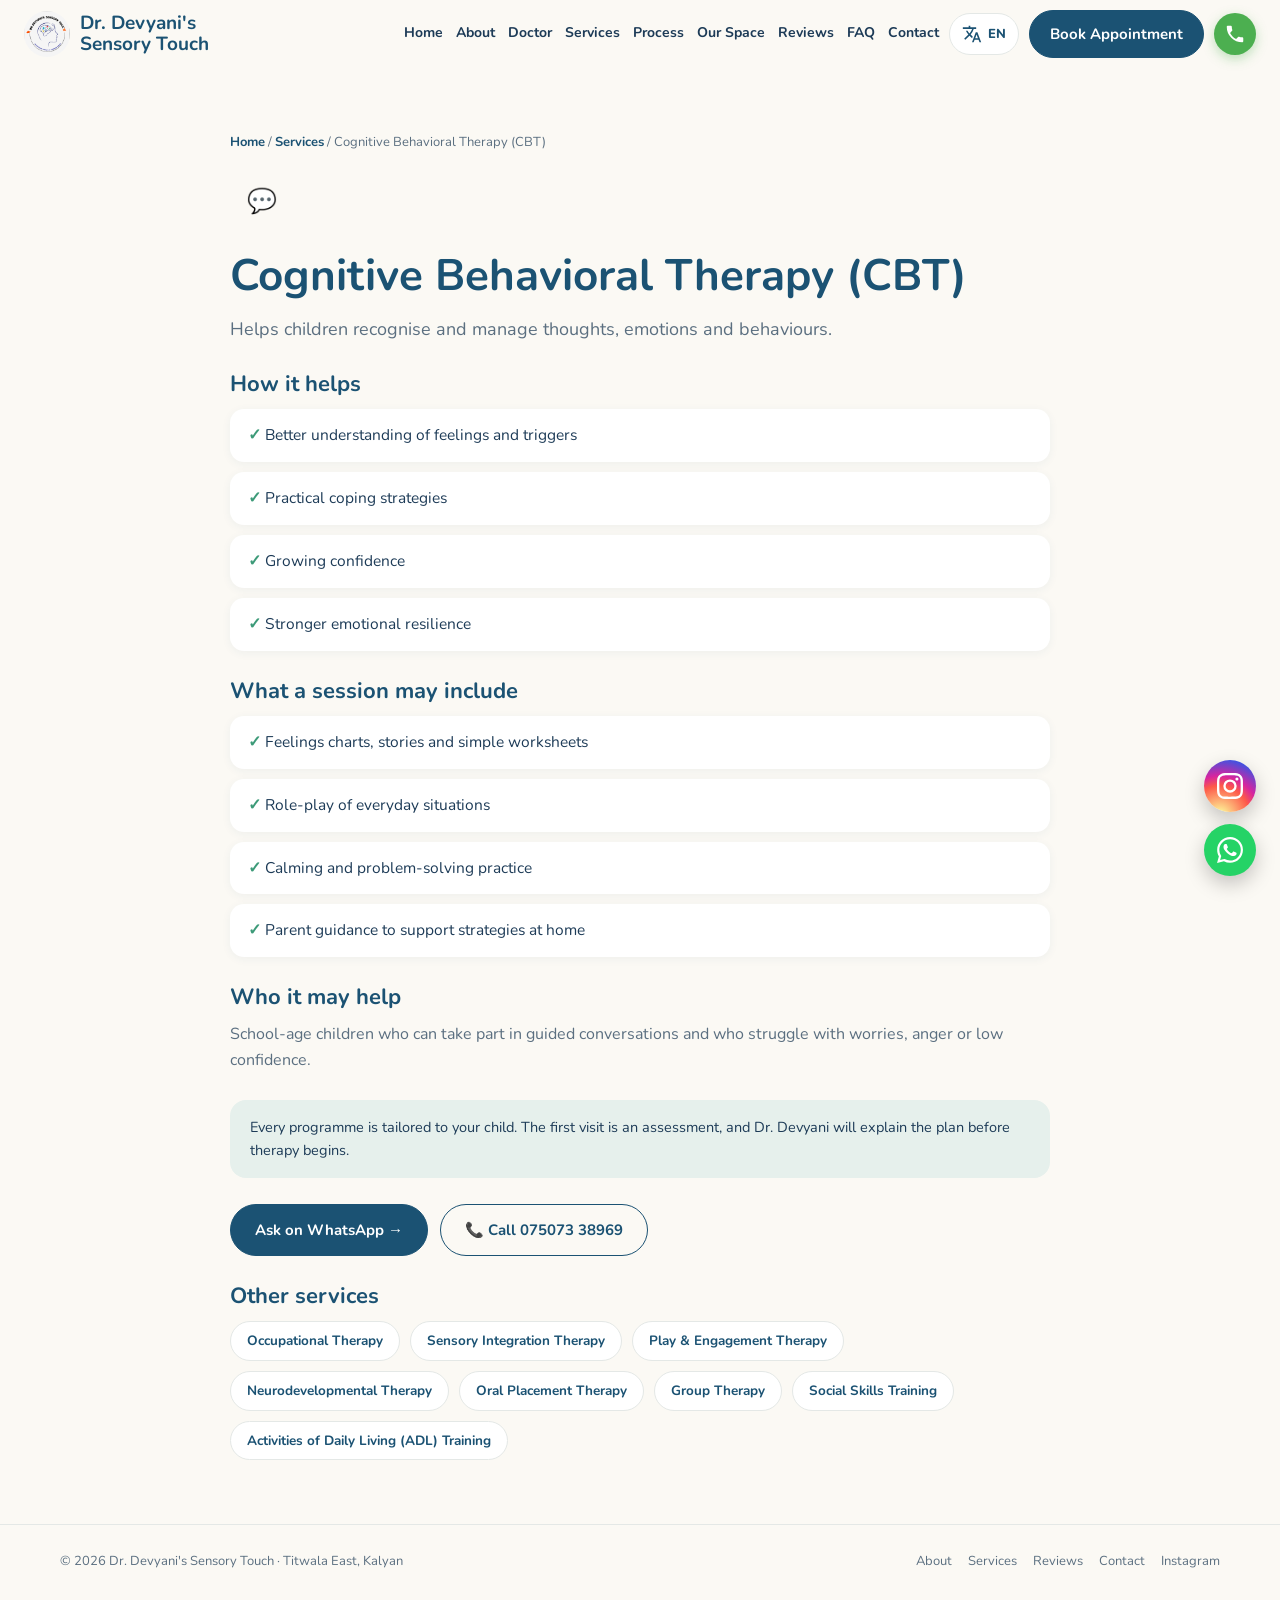
<file: cbt-therapy.html>
<!DOCTYPE html>
<html lang="en"><head><meta charset="UTF-8"><meta name="viewport" content="width=device-width, initial-scale=1.0">
<title>Cognitive Behavioral Therapy (CBT) in Titwala East, Kalyan | Dr. Devyani's Sensory Touch</title>
<meta name="description" content="Helps children recognise and manage thoughts, emotions and behaviours. Pediatric Cognitive Behavioral Therapy (CBT) at Dr. Devyani's Sensory Touch, Titwala East, Kalyan.">
<link rel="canonical" href="https://sensorytouch.vercel.app/cbt-therapy.html"><link rel="icon" type="image/png" href="logo.png">
<link href="https://fonts.googleapis.com/css2?family=Nunito:wght@400;600;700;800&family=Caveat:wght@500;600&display=swap" rel="stylesheet">
<link rel="stylesheet" href="style.css"></head><body>
<header><nav>
<a class="lg" href="index.html#home"><img src="logo.png" alt="Dr. Devyani's Sensory Touch logo"><span><b>Dr. Devyani's Sensory Touch</b><small>Occupational Therapy &amp; Learning Centre</small></span></a>
<div class="nl" id="nl"><a href="index.html#home">Home</a><a href="index.html#about">About</a><a href="doctor.html">Doctor</a><a href="index.html#services">Services</a><a href="therapy-journey.html">Process</a><a href="index.html#space">Our Space</a><a href="index.html#reviews">Reviews</a><a href="index.html#faq">FAQ</a><a href="index.html#contact">Contact</a></div>
<div class="nc"><a class="btn" href="index.html#contact">Book Appointment</a><a class="hcall" href="tel:+917507338969" aria-label="Call us" title="Call 075073 38969"><svg aria-hidden="true" focusable="false"><use href="#i-call"/></svg></a><button class="mt" id="mt" aria-label="Menu"><svg viewBox="0 0 24 24" fill="none" stroke="currentColor" stroke-width="2"><path d="M3 6h18M3 12h18M3 18h18"/></svg></button></div>
</nav></header>
<section><div class="pg"><div class="bc"><a href="index.html">Home</a> / <a href="index.html#services">Services</a> / <span>Cognitive Behavioral Therapy (CBT)</span></div>
<div class="si" >💬</div><h1>Cognitive Behavioral Therapy (CBT)</h1><p class="lead">Helps children recognise and manage thoughts, emotions and behaviours.</p>
<h2>How it helps</h2><ul><li>Better understanding of feelings and triggers</li><li>Practical coping strategies</li><li>Growing confidence</li><li>Stronger emotional resilience</li></ul>
<h2>What a session may include</h2><ul><li>Feelings charts, stories and simple worksheets</li><li>Role-play of everyday situations</li><li>Calming and problem-solving practice</li><li>Parent guidance to support strategies at home</li></ul>
<h2>Who it may help</h2><p style="color:var(--soft)">School-age children who can take part in guided conversations and who struggle with worries, anger or low confidence.</p>
<div class="note">Every programme is tailored to your child. The first visit is an assessment, and Dr. Devyani will explain the plan before therapy begins.</div>
<div class="ct" style="margin-top:26px"><a class="btn" href="https://wa.me/917507338969?text=Hello%20Dr.%20Devyani%2C%20I%27d%20like%20to%20know%20more%20about%20Cognitive%20Behavioral%20Therapy%20%28CBT%29%20for%20my%20child." target="_blank" rel="noopener noreferrer">Ask on WhatsApp →</a><a class="btn o" href="tel:+917507338969">📞 Call 075073 38969</a></div>
<h2>Other services</h2><div class="ot"><a href="occupational-therapy.html">Occupational Therapy</a><a href="sensory-integration-therapy.html">Sensory Integration Therapy</a><a href="play-engagement-therapy.html">Play &amp; Engagement Therapy</a><a href="neurodevelopmental-therapy.html">Neurodevelopmental Therapy</a><a href="oral-placement-therapy.html">Oral Placement Therapy</a><a href="group-therapy.html">Group Therapy</a><a href="social-skills-training.html">Social Skills Training</a><a href="adl-training.html">Activities of Daily Living (ADL) Training</a></div></div></section>
<footer><div class="w"><span>© 2026 Dr. Devyani's Sensory Touch · Titwala East, Kalyan</span><nav><a href="index.html#about">About</a><a href="index.html#services">Services</a><a href="index.html#reviews">Reviews</a><a href="index.html#contact">Contact</a><a href="https://www.instagram.com/dr.devyani_sensorytouch_" target="_blank" rel="noopener noreferrer">Instagram</a></nav></div></footer>
<svg width="0" height="0" style="position:absolute" aria-hidden="true" focusable="false"><symbol id="i-wa" viewBox="0 0 24 24"><path d="M17.472 14.382c-.297-.149-1.758-.867-2.03-.967-.273-.099-.471-.148-.67.15-.197.297-.767.966-.94 1.164-.173.199-.347.223-.644.075-.297-.15-1.255-.463-2.39-1.475-.883-.788-1.48-1.761-1.653-2.059-.173-.297-.018-.458.13-.606.134-.133.298-.347.446-.52s.198-.298.298-.497c.099-.198.05-.371-.025-.52s-.669-1.612-.916-2.207c-.242-.579-.487-.5-.669-.51a13 13 0 0 0-.57-.01c-.198 0-.52.074-.792.372-.272.297-1.04 1.016-1.04 2.479 0 1.462 1.065 2.875 1.213 3.074s2.096 3.2 5.077 4.487c.709.306 1.262.489 1.694.625.712.227 1.36.195 1.871.118.571-.085 1.758-.719 2.006-1.413s.248-1.289.173-1.413c-.074-.124-.272-.198-.57-.347m-5.421 7.403h-.004a9.87 9.87 0 0 1-5.031-1.378l-.361-.214-3.741.982.998-3.648-.235-.374a9.86 9.86 0 0 1-1.51-5.26c.001-5.45 4.436-9.884 9.888-9.884 2.64 0 5.122 1.03 6.988 2.898a9.82 9.82 0 0 1 2.893 6.994c-.003 5.45-4.437 9.884-9.885 9.884m8.413-18.297A11.82 11.82 0 0 0 12.05 0C5.495 0 .16 5.335.157 11.892c0 2.096.547 4.142 1.588 5.945L.057 24l6.305-1.654a11.9 11.9 0 0 0 5.683 1.448h.005c6.554 0 11.89-5.335 11.893-11.893a11.82 11.82 0 0 0-3.48-8.413"/></symbol><symbol id="i-ig" viewBox="0 0 24 24"><path d="M7.03.084c-1.277.06-2.149.264-2.91.563a5.9 5.9 0 0 0-2.124 1.388 5.9 5.9 0 0 0-1.38 2.127C.321 4.926.12 5.8.064 7.076s-.069 1.688-.063 4.947.021 3.667.083 4.947c.061 1.277.264 2.149.563 2.911.308.789.72 1.457 1.388 2.123a5.9 5.9 0 0 0 2.129 1.38c.763.295 1.636.496 2.913.552 1.278.056 1.689.069 4.947.063s3.668-.021 4.947-.082c1.28-.06 2.147-.265 2.91-.563a5.9 5.9 0 0 0 2.123-1.388 5.9 5.9 0 0 0 1.38-2.129c.295-.763.496-1.636.551-2.912.056-1.28.07-1.69.063-4.948-.006-3.258-.02-3.667-.081-4.947-.06-1.28-.264-2.148-.564-2.911a5.9 5.9 0 0 0-1.387-2.123 5.86 5.86 0 0 0-2.128-1.38C19.074.322 18.202.12 16.924.066 15.647.009 15.236-.006 11.977 0S8.31.021 7.03.084m.14 21.693c-1.17-.05-1.805-.245-2.228-.408a3.7 3.7 0 0 1-1.382-.895 3.7 3.7 0 0 1-.9-1.378c-.165-.423-.363-1.058-.417-2.228-.06-1.264-.072-1.644-.08-4.848-.006-3.204.006-3.583.061-4.848.05-1.169.246-1.805.408-2.228.216-.561.477-.96.895-1.382a3.7 3.7 0 0 1 1.379-.9c.423-.165 1.057-.361 2.227-.417 1.265-.06 1.644-.072 4.848-.08 3.203-.006 3.583.006 4.85.062 1.168.05 1.804.244 2.227.408.56.216.96.475 1.382.895s.681.817.9 1.378c.165.422.362 1.056.417 2.227.06 1.265.074 1.645.08 4.848.005 3.203-.006 3.583-.061 4.848-.051 1.17-.245 1.805-.408 2.23-.216.56-.477.96-.896 1.38a3.7 3.7 0 0 1-1.378.9c-.422.165-1.058.362-2.226.418-1.266.06-1.645.072-4.85.079s-3.582-.006-4.848-.06m9.783-16.192a1.44 1.44 0 1 0 1.437-1.442 1.44 1.44 0 0 0-1.437 1.442M5.839 12.012a6.161 6.161 0 1 0 12.323-.024 6.162 6.162 0 0 0-12.323.024M8 12.008A4 4 0 1 1 12.008 16 4 4 0 0 1 8 12.008"/></symbol><symbol id="i-call" viewBox="0 0 24 24"><path d="M6.62 10.79c1.44 2.83 3.76 5.15 6.59 6.59l2.2-2.2c.28-.28.67-.36 1.02-.25 1.12.37 2.32.57 3.57.57a1 1 0 0 1 1 1V20a1 1 0 0 1-1 1A17 17 0 0 1 3 4a1 1 0 0 1 1-1h3.5a1 1 0 0 1 1 1c0 1.25.2 2.45.57 3.57.11.35.03.74-.25 1.02z"/></symbol></svg><div class="tb"><a href="index.html#home"><svg viewBox="0 0 24 24" fill="none" stroke="currentColor" stroke-width="1.8"><path d="M3 11l9-8 9 8M5 10v10h14V10M10 20v-6h4v6"/></svg>Home</a><a href="index.html#services"><svg viewBox="0 0 24 24" fill="none" stroke="currentColor" stroke-width="1.8"><circle cx="12" cy="12" r="3"/><path d="M12 3v3M12 18v3M3 12h3M18 12h3M5.6 5.6l2.1 2.1M16.3 16.3l2.1 2.1M18.4 5.6l-2.1 2.1M7.7 16.3l-2.1 2.1"/></svg>Services</a><a href="index.html#contact"><svg viewBox="0 0 24 24" fill="none" stroke="currentColor" stroke-width="1.8"><rect x="4" y="5" width="16" height="15" rx="2"/><path d="M8 3v4M16 3v4M4 10h16"/></svg>Book</a><a href="index.html#reviews"><svg viewBox="0 0 24 24" fill="none" stroke="currentColor" stroke-width="1.8"><path d="M12 3l2.7 5.6 6.1.8-4.5 4.3 1.1 6.1L12 17l-5.4 2.8 1.1-6.1L3.2 9.4l6.1-.8z"/></svg>Reviews</a><a href="index.html#faq"><svg viewBox="0 0 24 24" fill="none" stroke="currentColor" stroke-width="1.8"><circle cx="5" cy="12" r="1"/><circle cx="12" cy="12" r="1"/><circle cx="19" cy="12" r="1"/></svg>More</a></div><div class="fl"><a class="fi" href="https://www.instagram.com/dr.devyani_sensorytouch_" target="_blank" rel="noopener noreferrer" aria-label="Instagram"><svg aria-hidden="true" focusable="false"><use href="#i-ig"/></svg></a><a class="fw" href="https://wa.me/917507338969" target="_blank" rel="noopener noreferrer" aria-label="WhatsApp"><svg aria-hidden="true" focusable="false"><use href="#i-wa"/></svg></a></div>

<script src="translations.js"></script><script src="script.js"></script></body></html>
</file>
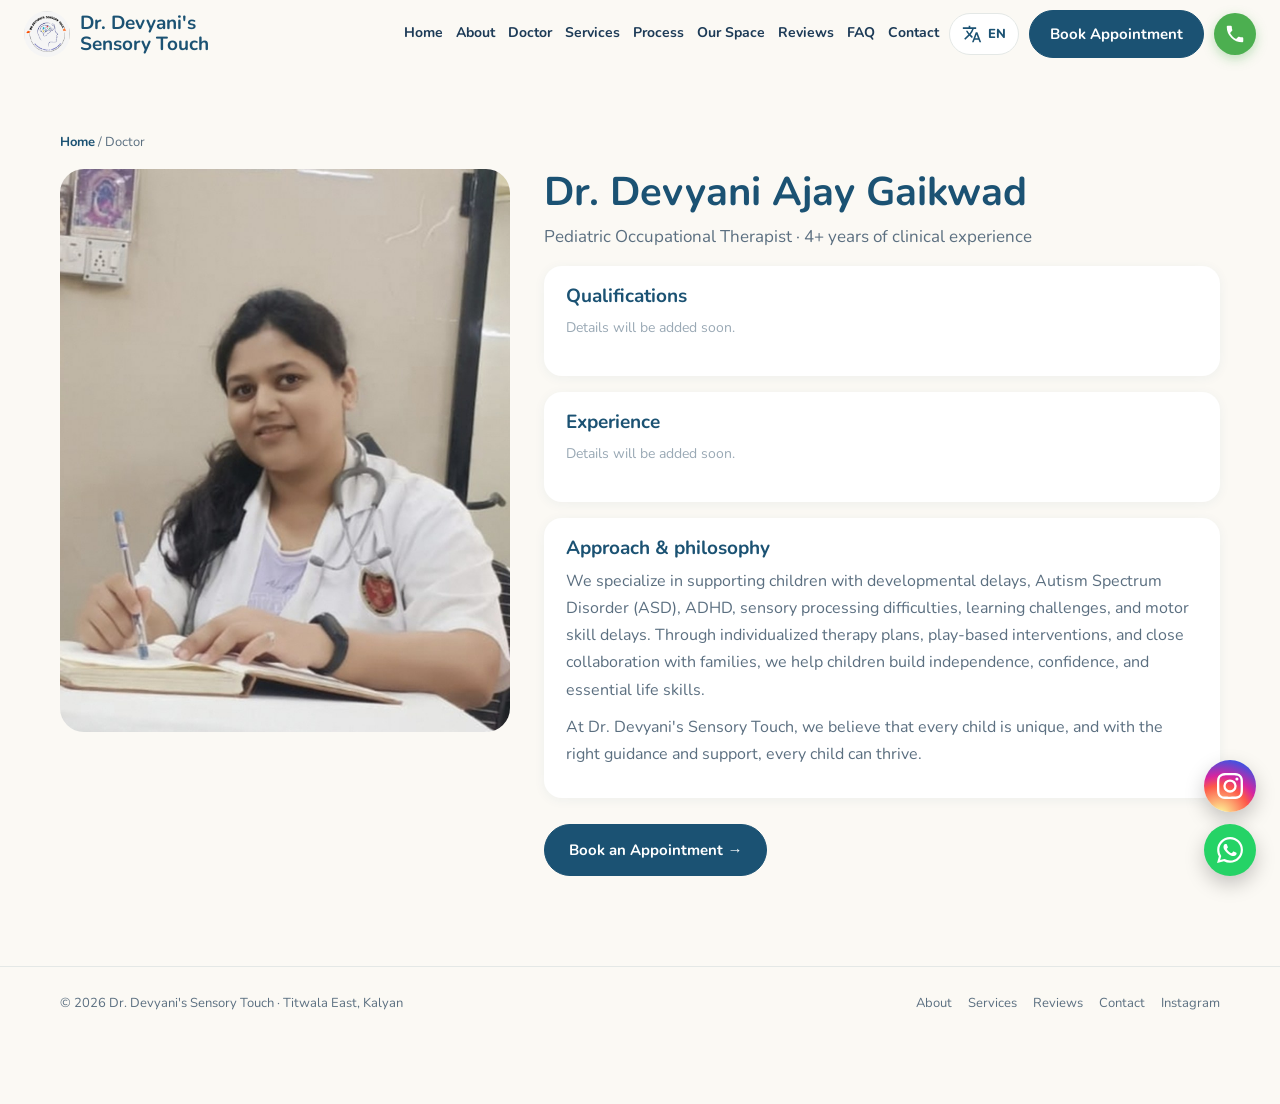
<file: doctor.html>
<!DOCTYPE html>
<html lang="en"><head><meta charset="UTF-8"><meta name="viewport" content="width=device-width, initial-scale=1.0">
<title>Dr. Devyani Ajay Gaikwad, Pediatric Occupational Therapist | Dr. Devyani's Sensory Touch, Titwala East</title>
<!-- When your details are ready, delete the next line so Google can show this page -->
<meta name="robots" content="noindex">
<link rel="canonical" href="https://sensorytouch.vercel.app/doctor.html"><link rel="icon" type="image/png" href="logo.png">
<link href="https://fonts.googleapis.com/css2?family=Nunito:wght@400;600;700;800&family=Caveat:wght@500;600&display=swap" rel="stylesheet">
<link rel="stylesheet" href="style.css"><style>
/* Doctor page only - lives in this file so style.css does not need to change */
.dp{position:relative;overflow:hidden}
.dp img{position:absolute;inset:0;width:100%;height:100%;object-fit:cover;display:block}
.dp img + .dpt{display:none}
.dp:has(img){border:0;background:none}
.db p{color:var(--soft);font-size:16px;line-height:1.7;margin:0 0 10px}
.db p.soon{color:#9aa9b5;font-size:14px}
.db ul{margin:8px 0 0;padding-left:20px;color:var(--soft);font-size:16px;line-height:1.7}
.db li{margin:4px 0}
</style>
</head><body>
<header><nav>
<a class="lg" href="index.html#home"><img src="logo.png" alt="Dr. Devyani's Sensory Touch logo"><span><b>Dr. Devyani's Sensory Touch</b><small>Occupational Therapy &amp; Learning Centre</small></span></a>
<div class="nl" id="nl"><a href="index.html#home">Home</a><a href="index.html#about">About</a><a href="doctor.html">Doctor</a><a href="index.html#services">Services</a><a href="therapy-journey.html">Process</a><a href="index.html#space">Our Space</a><a href="index.html#reviews">Reviews</a><a href="index.html#faq">FAQ</a><a href="index.html#contact">Contact</a></div>
<div class="nc"><a class="btn" href="index.html#contact">Book Appointment</a><a class="hcall" href="tel:+917507338969" aria-label="Call us" title="Call 075073 38969"><svg aria-hidden="true" focusable="false"><use href="#i-call"/></svg></a><button class="mt" id="mt" aria-label="Menu"><svg viewBox="0 0 24 24" fill="none" stroke="currentColor" stroke-width="2"><path d="M3 6h18M3 12h18M3 18h18"/></svg></button></div>
</nav></header>
<section><div class="w">
<!--
  ===== HOW TO EDIT THIS PAGE (upload only doctor.html - nothing else needs to change) =====
  PHOTO: upload a picture named doctor.jpg to GitHub (same folder as this file). It appears automatically.
  TEXT: replace the grey line  <p class="soon">Details will be added soon.</p>  with your own text:
        a paragraph:  <p>Your text here</p>
        or a list:    <ul><li>First point</li><li>Second point</li></ul>
  HINDI / MARATHI: new English text stays English until you add its translation in the script block at the bottom of this file.
  GOOGLE: to show this page in Google search, delete the line  <meta name="robots" content="noindex">  at the top.
-->
<div class="bc"><a href="index.html">Home</a> / <span>Doctor</span></div>
<div class="dg"><div class="dp"><img src="doctor.jpg" alt="Dr. Devyani Ajay Gaikwad" onerror="this.remove()"><span class="dpt">Photo coming soon</span></div>
<div><h1 style="font-size:clamp(28px,4vw,40px);margin-bottom:8px">Dr. Devyani Ajay Gaikwad</h1><p style="color:var(--soft);font-size:17px">Pediatric Occupational Therapist · 4+ years of clinical experience</p>

<div class="db"><h2>Qualifications</h2>
<!-- ADD QUALIFICATIONS HERE (replace the grey line below) -->
<p class="soon">Details will be added soon.</p></div>

<div class="db"><h2>Experience</h2>
<!-- ADD EXPERIENCE HERE (replace the grey line below) -->
<p class="soon">Details will be added soon.</p></div>

<div class="db"><h2>Approach &amp; philosophy</h2>
<p>We specialize in supporting children with developmental delays, Autism Spectrum Disorder (ASD), ADHD, sensory processing difficulties, learning challenges, and motor skill delays. Through individualized therapy plans, play-based interventions, and close collaboration with families, we help children build independence, confidence, and essential life skills.</p>
<p>At Dr. Devyani's Sensory Touch, we believe that every child is unique, and with the right guidance and support, every child can thrive.</p></div>

<div class="ct" style="margin-top:26px"><a class="btn" href="index.html#contact">Book an Appointment →</a></div></div></div></div></section>
<footer><div class="w"><span>© 2026 Dr. Devyani's Sensory Touch · Titwala East, Kalyan</span><nav><a href="index.html#about">About</a><a href="index.html#services">Services</a><a href="index.html#reviews">Reviews</a><a href="index.html#contact">Contact</a><a href="https://www.instagram.com/dr.devyani_sensorytouch_" target="_blank" rel="noopener noreferrer">Instagram</a></nav></div></footer>
<svg width="0" height="0" style="position:absolute" aria-hidden="true" focusable="false"><symbol id="i-wa" viewBox="0 0 24 24"><path d="M17.472 14.382c-.297-.149-1.758-.867-2.03-.967-.273-.099-.471-.148-.67.15-.197.297-.767.966-.94 1.164-.173.199-.347.223-.644.075-.297-.15-1.255-.463-2.39-1.475-.883-.788-1.48-1.761-1.653-2.059-.173-.297-.018-.458.13-.606.134-.133.298-.347.446-.52s.198-.298.298-.497c.099-.198.05-.371-.025-.52s-.669-1.612-.916-2.207c-.242-.579-.487-.5-.669-.51a13 13 0 0 0-.57-.01c-.198 0-.52.074-.792.372-.272.297-1.04 1.016-1.04 2.479 0 1.462 1.065 2.875 1.213 3.074s2.096 3.2 5.077 4.487c.709.306 1.262.489 1.694.625.712.227 1.36.195 1.871.118.571-.085 1.758-.719 2.006-1.413s.248-1.289.173-1.413c-.074-.124-.272-.198-.57-.347m-5.421 7.403h-.004a9.87 9.87 0 0 1-5.031-1.378l-.361-.214-3.741.982.998-3.648-.235-.374a9.86 9.86 0 0 1-1.51-5.26c.001-5.45 4.436-9.884 9.888-9.884 2.64 0 5.122 1.03 6.988 2.898a9.82 9.82 0 0 1 2.893 6.994c-.003 5.45-4.437 9.884-9.885 9.884m8.413-18.297A11.82 11.82 0 0 0 12.05 0C5.495 0 .16 5.335.157 11.892c0 2.096.547 4.142 1.588 5.945L.057 24l6.305-1.654a11.9 11.9 0 0 0 5.683 1.448h.005c6.554 0 11.89-5.335 11.893-11.893a11.82 11.82 0 0 0-3.48-8.413"/></symbol><symbol id="i-ig" viewBox="0 0 24 24"><path d="M7.03.084c-1.277.06-2.149.264-2.91.563a5.9 5.9 0 0 0-2.124 1.388 5.9 5.9 0 0 0-1.38 2.127C.321 4.926.12 5.8.064 7.076s-.069 1.688-.063 4.947.021 3.667.083 4.947c.061 1.277.264 2.149.563 2.911.308.789.72 1.457 1.388 2.123a5.9 5.9 0 0 0 2.129 1.38c.763.295 1.636.496 2.913.552 1.278.056 1.689.069 4.947.063s3.668-.021 4.947-.082c1.28-.06 2.147-.265 2.91-.563a5.9 5.9 0 0 0 2.123-1.388 5.9 5.9 0 0 0 1.38-2.129c.295-.763.496-1.636.551-2.912.056-1.28.07-1.69.063-4.948-.006-3.258-.02-3.667-.081-4.947-.06-1.28-.264-2.148-.564-2.911a5.9 5.9 0 0 0-1.387-2.123 5.86 5.86 0 0 0-2.128-1.38C19.074.322 18.202.12 16.924.066 15.647.009 15.236-.006 11.977 0S8.31.021 7.03.084m.14 21.693c-1.17-.05-1.805-.245-2.228-.408a3.7 3.7 0 0 1-1.382-.895 3.7 3.7 0 0 1-.9-1.378c-.165-.423-.363-1.058-.417-2.228-.06-1.264-.072-1.644-.08-4.848-.006-3.204.006-3.583.061-4.848.05-1.169.246-1.805.408-2.228.216-.561.477-.96.895-1.382a3.7 3.7 0 0 1 1.379-.9c.423-.165 1.057-.361 2.227-.417 1.265-.06 1.644-.072 4.848-.08 3.203-.006 3.583.006 4.85.062 1.168.05 1.804.244 2.227.408.56.216.96.475 1.382.895s.681.817.9 1.378c.165.422.362 1.056.417 2.227.06 1.265.074 1.645.08 4.848.005 3.203-.006 3.583-.061 4.848-.051 1.17-.245 1.805-.408 2.23-.216.56-.477.96-.896 1.38a3.7 3.7 0 0 1-1.378.9c-.422.165-1.058.362-2.226.418-1.266.06-1.645.072-4.85.079s-3.582-.006-4.848-.06m9.783-16.192a1.44 1.44 0 1 0 1.437-1.442 1.44 1.44 0 0 0-1.437 1.442M5.839 12.012a6.161 6.161 0 1 0 12.323-.024 6.162 6.162 0 0 0-12.323.024M8 12.008A4 4 0 1 1 12.008 16 4 4 0 0 1 8 12.008"/></symbol><symbol id="i-call" viewBox="0 0 24 24"><path d="M6.62 10.79c1.44 2.83 3.76 5.15 6.59 6.59l2.2-2.2c.28-.28.67-.36 1.02-.25 1.12.37 2.32.57 3.57.57a1 1 0 0 1 1 1V20a1 1 0 0 1-1 1A17 17 0 0 1 3 4a1 1 0 0 1 1-1h3.5a1 1 0 0 1 1 1c0 1.25.2 2.45.57 3.57.11.35.03.74-.25 1.02z"/></symbol></svg><div class="tb"><a href="index.html#home"><svg viewBox="0 0 24 24" fill="none" stroke="currentColor" stroke-width="1.8"><path d="M3 11l9-8 9 8M5 10v10h14V10M10 20v-6h4v6"/></svg>Home</a><a href="index.html#services"><svg viewBox="0 0 24 24" fill="none" stroke="currentColor" stroke-width="1.8"><circle cx="12" cy="12" r="3"/><path d="M12 3v3M12 18v3M3 12h3M18 12h3M5.6 5.6l2.1 2.1M16.3 16.3l2.1 2.1M18.4 5.6l-2.1 2.1M7.7 16.3l-2.1 2.1"/></svg>Services</a><a href="index.html#contact"><svg viewBox="0 0 24 24" fill="none" stroke="currentColor" stroke-width="1.8"><rect x="4" y="5" width="16" height="15" rx="2"/><path d="M8 3v4M16 3v4M4 10h16"/></svg>Book</a><a href="index.html#reviews"><svg viewBox="0 0 24 24" fill="none" stroke="currentColor" stroke-width="1.8"><path d="M12 3l2.7 5.6 6.1.8-4.5 4.3 1.1 6.1L12 17l-5.4 2.8 1.1-6.1L3.2 9.4l6.1-.8z"/></svg>Reviews</a><a href="index.html#faq"><svg viewBox="0 0 24 24" fill="none" stroke="currentColor" stroke-width="1.8"><circle cx="5" cy="12" r="1"/><circle cx="12" cy="12" r="1"/><circle cx="19" cy="12" r="1"/></svg>More</a></div><div class="fl"><a class="fi" href="https://www.instagram.com/dr.devyani_sensorytouch_" target="_blank" rel="noopener noreferrer" aria-label="Instagram"><svg aria-hidden="true" focusable="false"><use href="#i-ig"/></svg></a><a class="fw" href="https://wa.me/917507338969" target="_blank" rel="noopener noreferrer" aria-label="WhatsApp"><svg aria-hidden="true" focusable="false"><use href="#i-wa"/></svg></a></div>
<script src="translations.js"></script>
<script>
/* OPTIONAL - Hindi / Marathi for NEW text you add on this page.
   Copy each English sentence exactly as written above (same words and punctuation) and add its translation.
   Example:   "Your English sentence": "हिंदी अनुवाद",   */
(function(){
 var extra={
  hi:{
   // "Your English sentence": "हिंदी अनुवाद",
  },
  mr:{
   // "Your English sentence": "मराठी भाषांतर",
  }
 };
 var T=window.TR; if(!T) return;
 for(var l in extra){ if(!T[l]) continue; for(var k in extra[l]){ T[l][k]=extra[l][k]; } }
})();
</script><script src="script.js"></script></body></html>
</file>
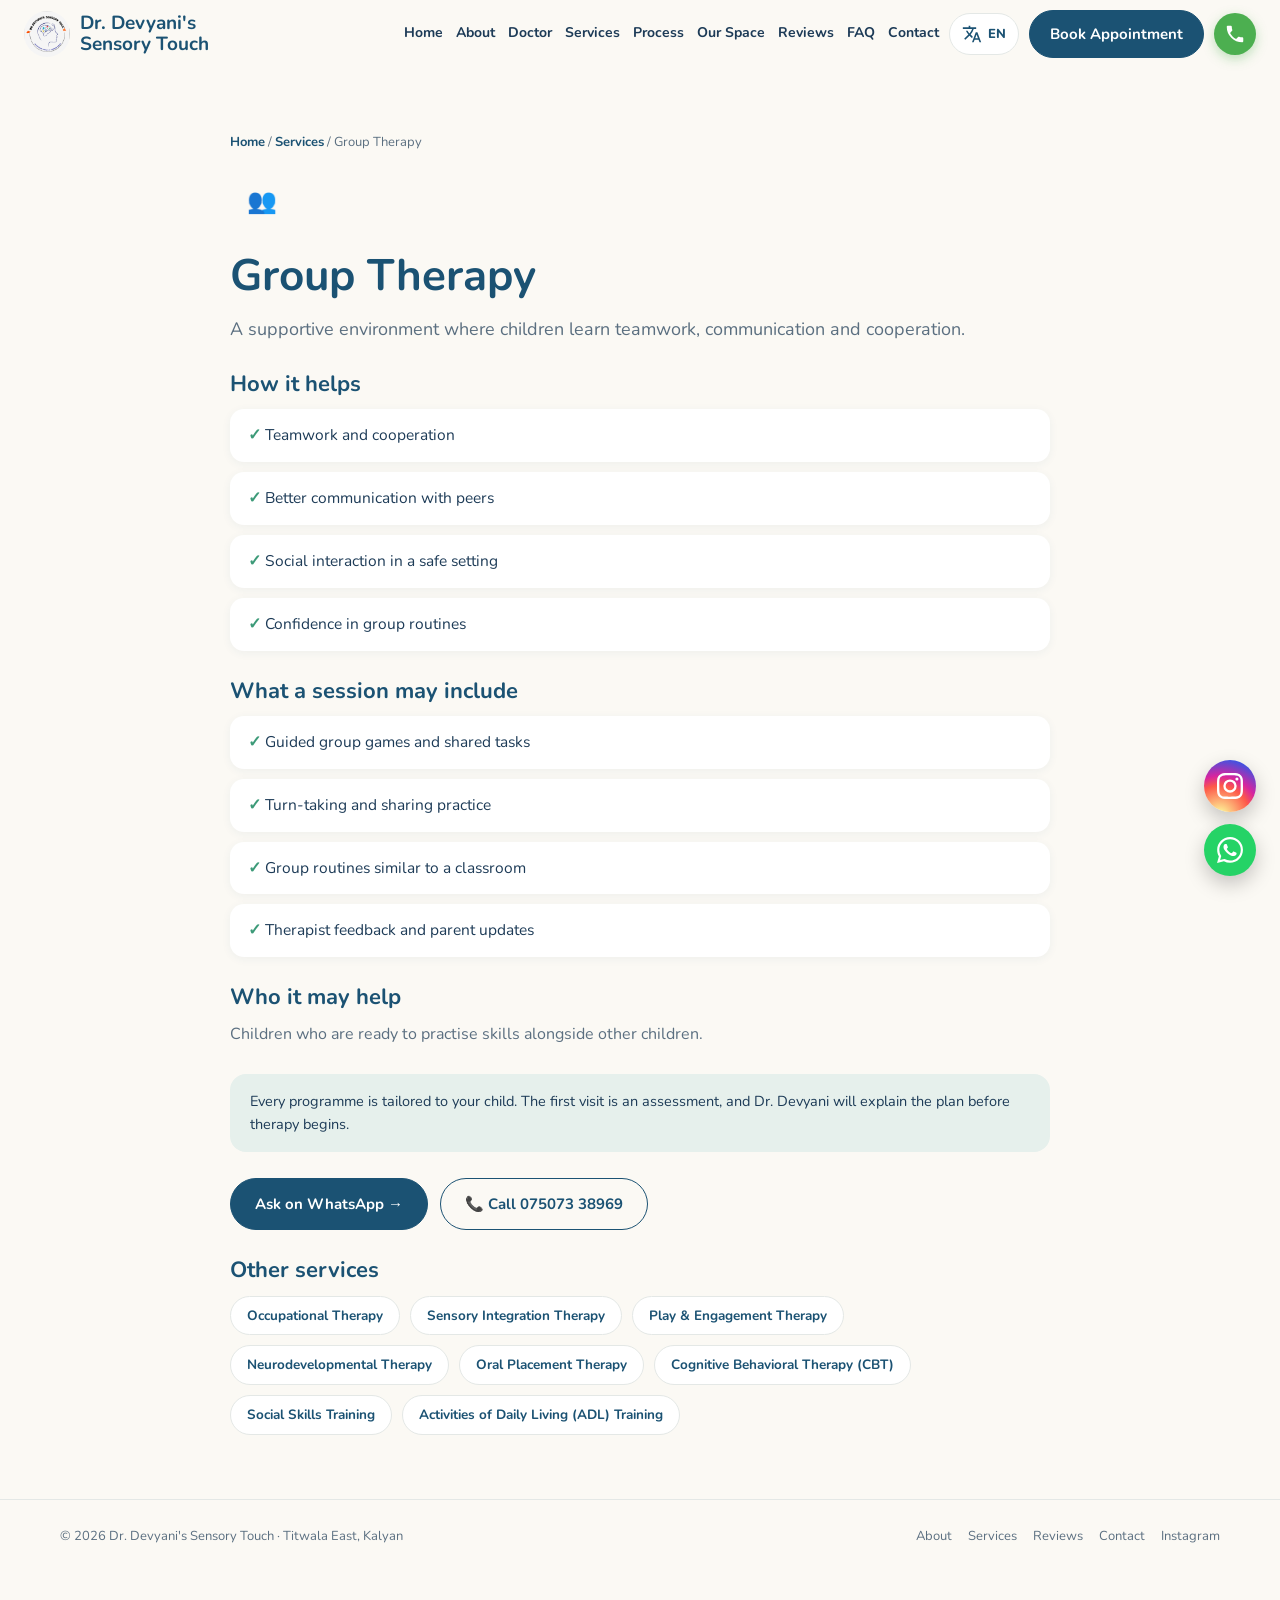
<file: group-therapy.html>
<!DOCTYPE html>
<html lang="en"><head><meta charset="UTF-8"><meta name="viewport" content="width=device-width, initial-scale=1.0">
<title>Group Therapy in Titwala East, Kalyan | Dr. Devyani's Sensory Touch</title>
<meta name="description" content="A supportive environment where children learn teamwork, communication and cooperation. Pediatric Group Therapy at Dr. Devyani's Sensory Touch, Titwala East, Kalyan.">
<link rel="canonical" href="https://sensorytouch.vercel.app/group-therapy.html"><link rel="icon" type="image/png" href="logo.png">
<link href="https://fonts.googleapis.com/css2?family=Nunito:wght@400;600;700;800&family=Caveat:wght@500;600&display=swap" rel="stylesheet">
<link rel="stylesheet" href="style.css"></head><body>
<header><nav>
<a class="lg" href="index.html#home"><img src="logo.png" alt="Dr. Devyani's Sensory Touch logo"><span><b>Dr. Devyani's Sensory Touch</b><small>Occupational Therapy &amp; Learning Centre</small></span></a>
<div class="nl" id="nl"><a href="index.html#home">Home</a><a href="index.html#about">About</a><a href="doctor.html">Doctor</a><a href="index.html#services">Services</a><a href="therapy-journey.html">Process</a><a href="index.html#space">Our Space</a><a href="index.html#reviews">Reviews</a><a href="index.html#faq">FAQ</a><a href="index.html#contact">Contact</a></div>
<div class="nc"><a class="btn" href="index.html#contact">Book Appointment</a><a class="hcall" href="tel:+917507338969" aria-label="Call us" title="Call 075073 38969"><svg aria-hidden="true" focusable="false"><use href="#i-call"/></svg></a><button class="mt" id="mt" aria-label="Menu"><svg viewBox="0 0 24 24" fill="none" stroke="currentColor" stroke-width="2"><path d="M3 6h18M3 12h18M3 18h18"/></svg></button></div>
</nav></header>
<section><div class="pg"><div class="bc"><a href="index.html">Home</a> / <a href="index.html#services">Services</a> / <span>Group Therapy</span></div>
<div class="si" >👥</div><h1>Group Therapy</h1><p class="lead">A supportive environment where children learn teamwork, communication and cooperation.</p>
<h2>How it helps</h2><ul><li>Teamwork and cooperation</li><li>Better communication with peers</li><li>Social interaction in a safe setting</li><li>Confidence in group routines</li></ul>
<h2>What a session may include</h2><ul><li>Guided group games and shared tasks</li><li>Turn-taking and sharing practice</li><li>Group routines similar to a classroom</li><li>Therapist feedback and parent updates</li></ul>
<h2>Who it may help</h2><p style="color:var(--soft)">Children who are ready to practise skills alongside other children.</p>
<div class="note">Every programme is tailored to your child. The first visit is an assessment, and Dr. Devyani will explain the plan before therapy begins.</div>
<div class="ct" style="margin-top:26px"><a class="btn" href="https://wa.me/917507338969?text=Hello%20Dr.%20Devyani%2C%20I%27d%20like%20to%20know%20more%20about%20Group%20Therapy%20for%20my%20child." target="_blank" rel="noopener noreferrer">Ask on WhatsApp →</a><a class="btn o" href="tel:+917507338969">📞 Call 075073 38969</a></div>
<h2>Other services</h2><div class="ot"><a href="occupational-therapy.html">Occupational Therapy</a><a href="sensory-integration-therapy.html">Sensory Integration Therapy</a><a href="play-engagement-therapy.html">Play &amp; Engagement Therapy</a><a href="neurodevelopmental-therapy.html">Neurodevelopmental Therapy</a><a href="oral-placement-therapy.html">Oral Placement Therapy</a><a href="cbt-therapy.html">Cognitive Behavioral Therapy (CBT)</a><a href="social-skills-training.html">Social Skills Training</a><a href="adl-training.html">Activities of Daily Living (ADL) Training</a></div></div></section>
<footer><div class="w"><span>© 2026 Dr. Devyani's Sensory Touch · Titwala East, Kalyan</span><nav><a href="index.html#about">About</a><a href="index.html#services">Services</a><a href="index.html#reviews">Reviews</a><a href="index.html#contact">Contact</a><a href="https://www.instagram.com/dr.devyani_sensorytouch_" target="_blank" rel="noopener noreferrer">Instagram</a></nav></div></footer>
<svg width="0" height="0" style="position:absolute" aria-hidden="true" focusable="false"><symbol id="i-wa" viewBox="0 0 24 24"><path d="M17.472 14.382c-.297-.149-1.758-.867-2.03-.967-.273-.099-.471-.148-.67.15-.197.297-.767.966-.94 1.164-.173.199-.347.223-.644.075-.297-.15-1.255-.463-2.39-1.475-.883-.788-1.48-1.761-1.653-2.059-.173-.297-.018-.458.13-.606.134-.133.298-.347.446-.52s.198-.298.298-.497c.099-.198.05-.371-.025-.52s-.669-1.612-.916-2.207c-.242-.579-.487-.5-.669-.51a13 13 0 0 0-.57-.01c-.198 0-.52.074-.792.372-.272.297-1.04 1.016-1.04 2.479 0 1.462 1.065 2.875 1.213 3.074s2.096 3.2 5.077 4.487c.709.306 1.262.489 1.694.625.712.227 1.36.195 1.871.118.571-.085 1.758-.719 2.006-1.413s.248-1.289.173-1.413c-.074-.124-.272-.198-.57-.347m-5.421 7.403h-.004a9.87 9.87 0 0 1-5.031-1.378l-.361-.214-3.741.982.998-3.648-.235-.374a9.86 9.86 0 0 1-1.51-5.26c.001-5.45 4.436-9.884 9.888-9.884 2.64 0 5.122 1.03 6.988 2.898a9.82 9.82 0 0 1 2.893 6.994c-.003 5.45-4.437 9.884-9.885 9.884m8.413-18.297A11.82 11.82 0 0 0 12.05 0C5.495 0 .16 5.335.157 11.892c0 2.096.547 4.142 1.588 5.945L.057 24l6.305-1.654a11.9 11.9 0 0 0 5.683 1.448h.005c6.554 0 11.89-5.335 11.893-11.893a11.82 11.82 0 0 0-3.48-8.413"/></symbol><symbol id="i-ig" viewBox="0 0 24 24"><path d="M7.03.084c-1.277.06-2.149.264-2.91.563a5.9 5.9 0 0 0-2.124 1.388 5.9 5.9 0 0 0-1.38 2.127C.321 4.926.12 5.8.064 7.076s-.069 1.688-.063 4.947.021 3.667.083 4.947c.061 1.277.264 2.149.563 2.911.308.789.72 1.457 1.388 2.123a5.9 5.9 0 0 0 2.129 1.38c.763.295 1.636.496 2.913.552 1.278.056 1.689.069 4.947.063s3.668-.021 4.947-.082c1.28-.06 2.147-.265 2.91-.563a5.9 5.9 0 0 0 2.123-1.388 5.9 5.9 0 0 0 1.38-2.129c.295-.763.496-1.636.551-2.912.056-1.28.07-1.69.063-4.948-.006-3.258-.02-3.667-.081-4.947-.06-1.28-.264-2.148-.564-2.911a5.9 5.9 0 0 0-1.387-2.123 5.86 5.86 0 0 0-2.128-1.38C19.074.322 18.202.12 16.924.066 15.647.009 15.236-.006 11.977 0S8.31.021 7.03.084m.14 21.693c-1.17-.05-1.805-.245-2.228-.408a3.7 3.7 0 0 1-1.382-.895 3.7 3.7 0 0 1-.9-1.378c-.165-.423-.363-1.058-.417-2.228-.06-1.264-.072-1.644-.08-4.848-.006-3.204.006-3.583.061-4.848.05-1.169.246-1.805.408-2.228.216-.561.477-.96.895-1.382a3.7 3.7 0 0 1 1.379-.9c.423-.165 1.057-.361 2.227-.417 1.265-.06 1.644-.072 4.848-.08 3.203-.006 3.583.006 4.85.062 1.168.05 1.804.244 2.227.408.56.216.96.475 1.382.895s.681.817.9 1.378c.165.422.362 1.056.417 2.227.06 1.265.074 1.645.08 4.848.005 3.203-.006 3.583-.061 4.848-.051 1.17-.245 1.805-.408 2.23-.216.56-.477.96-.896 1.38a3.7 3.7 0 0 1-1.378.9c-.422.165-1.058.362-2.226.418-1.266.06-1.645.072-4.85.079s-3.582-.006-4.848-.06m9.783-16.192a1.44 1.44 0 1 0 1.437-1.442 1.44 1.44 0 0 0-1.437 1.442M5.839 12.012a6.161 6.161 0 1 0 12.323-.024 6.162 6.162 0 0 0-12.323.024M8 12.008A4 4 0 1 1 12.008 16 4 4 0 0 1 8 12.008"/></symbol><symbol id="i-call" viewBox="0 0 24 24"><path d="M6.62 10.79c1.44 2.83 3.76 5.15 6.59 6.59l2.2-2.2c.28-.28.67-.36 1.02-.25 1.12.37 2.32.57 3.57.57a1 1 0 0 1 1 1V20a1 1 0 0 1-1 1A17 17 0 0 1 3 4a1 1 0 0 1 1-1h3.5a1 1 0 0 1 1 1c0 1.25.2 2.45.57 3.57.11.35.03.74-.25 1.02z"/></symbol></svg><div class="tb"><a href="index.html#home"><svg viewBox="0 0 24 24" fill="none" stroke="currentColor" stroke-width="1.8"><path d="M3 11l9-8 9 8M5 10v10h14V10M10 20v-6h4v6"/></svg>Home</a><a href="index.html#services"><svg viewBox="0 0 24 24" fill="none" stroke="currentColor" stroke-width="1.8"><circle cx="12" cy="12" r="3"/><path d="M12 3v3M12 18v3M3 12h3M18 12h3M5.6 5.6l2.1 2.1M16.3 16.3l2.1 2.1M18.4 5.6l-2.1 2.1M7.7 16.3l-2.1 2.1"/></svg>Services</a><a href="index.html#contact"><svg viewBox="0 0 24 24" fill="none" stroke="currentColor" stroke-width="1.8"><rect x="4" y="5" width="16" height="15" rx="2"/><path d="M8 3v4M16 3v4M4 10h16"/></svg>Book</a><a href="index.html#reviews"><svg viewBox="0 0 24 24" fill="none" stroke="currentColor" stroke-width="1.8"><path d="M12 3l2.7 5.6 6.1.8-4.5 4.3 1.1 6.1L12 17l-5.4 2.8 1.1-6.1L3.2 9.4l6.1-.8z"/></svg>Reviews</a><a href="index.html#faq"><svg viewBox="0 0 24 24" fill="none" stroke="currentColor" stroke-width="1.8"><circle cx="5" cy="12" r="1"/><circle cx="12" cy="12" r="1"/><circle cx="19" cy="12" r="1"/></svg>More</a></div><div class="fl"><a class="fi" href="https://www.instagram.com/dr.devyani_sensorytouch_" target="_blank" rel="noopener noreferrer" aria-label="Instagram"><svg aria-hidden="true" focusable="false"><use href="#i-ig"/></svg></a><a class="fw" href="https://wa.me/917507338969" target="_blank" rel="noopener noreferrer" aria-label="WhatsApp"><svg aria-hidden="true" focusable="false"><use href="#i-wa"/></svg></a></div>

<script src="translations.js"></script><script src="script.js"></script></body></html>
</file>
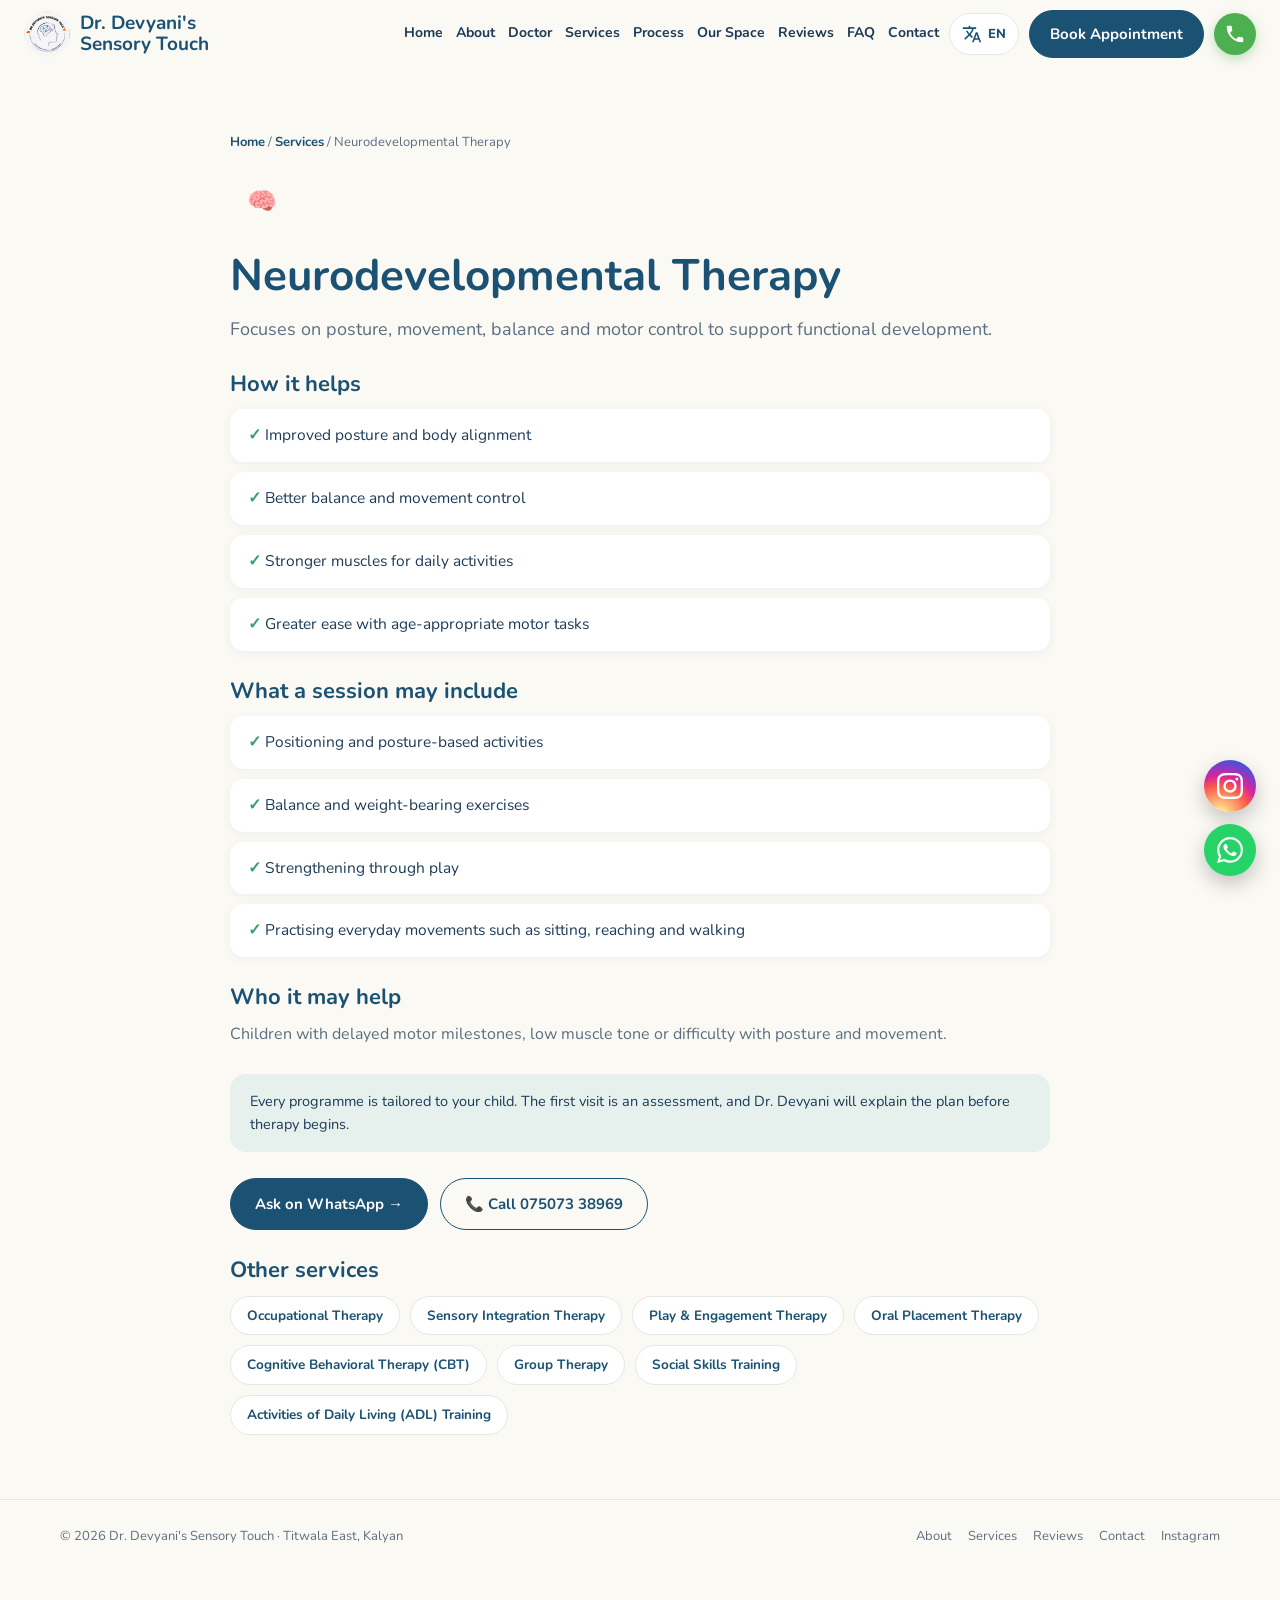
<file: neurodevelopmental-therapy.html>
<!DOCTYPE html>
<html lang="en"><head><meta charset="UTF-8"><meta name="viewport" content="width=device-width, initial-scale=1.0">
<title>Neurodevelopmental Therapy in Titwala East, Kalyan | Dr. Devyani's Sensory Touch</title>
<meta name="description" content="Focuses on posture, movement, balance and motor control to support functional development. Pediatric Neurodevelopmental Therapy at Dr. Devyani's Sensory Touch, Titwala East, Kalyan.">
<link rel="canonical" href="https://sensorytouch.vercel.app/neurodevelopmental-therapy.html"><link rel="icon" type="image/png" href="logo.png">
<link href="https://fonts.googleapis.com/css2?family=Nunito:wght@400;600;700;800&family=Caveat:wght@500;600&display=swap" rel="stylesheet">
<link rel="stylesheet" href="style.css"></head><body>
<header><nav>
<a class="lg" href="index.html#home"><img src="logo.png" alt="Dr. Devyani's Sensory Touch logo"><span><b>Dr. Devyani's Sensory Touch</b><small>Occupational Therapy &amp; Learning Centre</small></span></a>
<div class="nl" id="nl"><a href="index.html#home">Home</a><a href="index.html#about">About</a><a href="doctor.html">Doctor</a><a href="index.html#services">Services</a><a href="therapy-journey.html">Process</a><a href="index.html#space">Our Space</a><a href="index.html#reviews">Reviews</a><a href="index.html#faq">FAQ</a><a href="index.html#contact">Contact</a></div>
<div class="nc"><a class="btn" href="index.html#contact">Book Appointment</a><a class="hcall" href="tel:+917507338969" aria-label="Call us" title="Call 075073 38969"><svg aria-hidden="true" focusable="false"><use href="#i-call"/></svg></a><button class="mt" id="mt" aria-label="Menu"><svg viewBox="0 0 24 24" fill="none" stroke="currentColor" stroke-width="2"><path d="M3 6h18M3 12h18M3 18h18"/></svg></button></div>
</nav></header>
<section><div class="pg"><div class="bc"><a href="index.html">Home</a> / <a href="index.html#services">Services</a> / <span>Neurodevelopmental Therapy</span></div>
<div class="si" >🧠</div><h1>Neurodevelopmental Therapy</h1><p class="lead">Focuses on posture, movement, balance and motor control to support functional development.</p>
<h2>How it helps</h2><ul><li>Improved posture and body alignment</li><li>Better balance and movement control</li><li>Stronger muscles for daily activities</li><li>Greater ease with age-appropriate motor tasks</li></ul>
<h2>What a session may include</h2><ul><li>Positioning and posture-based activities</li><li>Balance and weight-bearing exercises</li><li>Strengthening through play</li><li>Practising everyday movements such as sitting, reaching and walking</li></ul>
<h2>Who it may help</h2><p style="color:var(--soft)">Children with delayed motor milestones, low muscle tone or difficulty with posture and movement.</p>
<div class="note">Every programme is tailored to your child. The first visit is an assessment, and Dr. Devyani will explain the plan before therapy begins.</div>
<div class="ct" style="margin-top:26px"><a class="btn" href="https://wa.me/917507338969?text=Hello%20Dr.%20Devyani%2C%20I%27d%20like%20to%20know%20more%20about%20Neurodevelopmental%20Therapy%20for%20my%20child." target="_blank" rel="noopener noreferrer">Ask on WhatsApp →</a><a class="btn o" href="tel:+917507338969">📞 Call 075073 38969</a></div>
<h2>Other services</h2><div class="ot"><a href="occupational-therapy.html">Occupational Therapy</a><a href="sensory-integration-therapy.html">Sensory Integration Therapy</a><a href="play-engagement-therapy.html">Play &amp; Engagement Therapy</a><a href="oral-placement-therapy.html">Oral Placement Therapy</a><a href="cbt-therapy.html">Cognitive Behavioral Therapy (CBT)</a><a href="group-therapy.html">Group Therapy</a><a href="social-skills-training.html">Social Skills Training</a><a href="adl-training.html">Activities of Daily Living (ADL) Training</a></div></div></section>
<footer><div class="w"><span>© 2026 Dr. Devyani's Sensory Touch · Titwala East, Kalyan</span><nav><a href="index.html#about">About</a><a href="index.html#services">Services</a><a href="index.html#reviews">Reviews</a><a href="index.html#contact">Contact</a><a href="https://www.instagram.com/dr.devyani_sensorytouch_" target="_blank" rel="noopener noreferrer">Instagram</a></nav></div></footer>
<svg width="0" height="0" style="position:absolute" aria-hidden="true" focusable="false"><symbol id="i-wa" viewBox="0 0 24 24"><path d="M17.472 14.382c-.297-.149-1.758-.867-2.03-.967-.273-.099-.471-.148-.67.15-.197.297-.767.966-.94 1.164-.173.199-.347.223-.644.075-.297-.15-1.255-.463-2.39-1.475-.883-.788-1.48-1.761-1.653-2.059-.173-.297-.018-.458.13-.606.134-.133.298-.347.446-.52s.198-.298.298-.497c.099-.198.05-.371-.025-.52s-.669-1.612-.916-2.207c-.242-.579-.487-.5-.669-.51a13 13 0 0 0-.57-.01c-.198 0-.52.074-.792.372-.272.297-1.04 1.016-1.04 2.479 0 1.462 1.065 2.875 1.213 3.074s2.096 3.2 5.077 4.487c.709.306 1.262.489 1.694.625.712.227 1.36.195 1.871.118.571-.085 1.758-.719 2.006-1.413s.248-1.289.173-1.413c-.074-.124-.272-.198-.57-.347m-5.421 7.403h-.004a9.87 9.87 0 0 1-5.031-1.378l-.361-.214-3.741.982.998-3.648-.235-.374a9.86 9.86 0 0 1-1.51-5.26c.001-5.45 4.436-9.884 9.888-9.884 2.64 0 5.122 1.03 6.988 2.898a9.82 9.82 0 0 1 2.893 6.994c-.003 5.45-4.437 9.884-9.885 9.884m8.413-18.297A11.82 11.82 0 0 0 12.05 0C5.495 0 .16 5.335.157 11.892c0 2.096.547 4.142 1.588 5.945L.057 24l6.305-1.654a11.9 11.9 0 0 0 5.683 1.448h.005c6.554 0 11.89-5.335 11.893-11.893a11.82 11.82 0 0 0-3.48-8.413"/></symbol><symbol id="i-ig" viewBox="0 0 24 24"><path d="M7.03.084c-1.277.06-2.149.264-2.91.563a5.9 5.9 0 0 0-2.124 1.388 5.9 5.9 0 0 0-1.38 2.127C.321 4.926.12 5.8.064 7.076s-.069 1.688-.063 4.947.021 3.667.083 4.947c.061 1.277.264 2.149.563 2.911.308.789.72 1.457 1.388 2.123a5.9 5.9 0 0 0 2.129 1.38c.763.295 1.636.496 2.913.552 1.278.056 1.689.069 4.947.063s3.668-.021 4.947-.082c1.28-.06 2.147-.265 2.91-.563a5.9 5.9 0 0 0 2.123-1.388 5.9 5.9 0 0 0 1.38-2.129c.295-.763.496-1.636.551-2.912.056-1.28.07-1.69.063-4.948-.006-3.258-.02-3.667-.081-4.947-.06-1.28-.264-2.148-.564-2.911a5.9 5.9 0 0 0-1.387-2.123 5.86 5.86 0 0 0-2.128-1.38C19.074.322 18.202.12 16.924.066 15.647.009 15.236-.006 11.977 0S8.31.021 7.03.084m.14 21.693c-1.17-.05-1.805-.245-2.228-.408a3.7 3.7 0 0 1-1.382-.895 3.7 3.7 0 0 1-.9-1.378c-.165-.423-.363-1.058-.417-2.228-.06-1.264-.072-1.644-.08-4.848-.006-3.204.006-3.583.061-4.848.05-1.169.246-1.805.408-2.228.216-.561.477-.96.895-1.382a3.7 3.7 0 0 1 1.379-.9c.423-.165 1.057-.361 2.227-.417 1.265-.06 1.644-.072 4.848-.08 3.203-.006 3.583.006 4.85.062 1.168.05 1.804.244 2.227.408.56.216.96.475 1.382.895s.681.817.9 1.378c.165.422.362 1.056.417 2.227.06 1.265.074 1.645.08 4.848.005 3.203-.006 3.583-.061 4.848-.051 1.17-.245 1.805-.408 2.23-.216.56-.477.96-.896 1.38a3.7 3.7 0 0 1-1.378.9c-.422.165-1.058.362-2.226.418-1.266.06-1.645.072-4.85.079s-3.582-.006-4.848-.06m9.783-16.192a1.44 1.44 0 1 0 1.437-1.442 1.44 1.44 0 0 0-1.437 1.442M5.839 12.012a6.161 6.161 0 1 0 12.323-.024 6.162 6.162 0 0 0-12.323.024M8 12.008A4 4 0 1 1 12.008 16 4 4 0 0 1 8 12.008"/></symbol><symbol id="i-call" viewBox="0 0 24 24"><path d="M6.62 10.79c1.44 2.83 3.76 5.15 6.59 6.59l2.2-2.2c.28-.28.67-.36 1.02-.25 1.12.37 2.32.57 3.57.57a1 1 0 0 1 1 1V20a1 1 0 0 1-1 1A17 17 0 0 1 3 4a1 1 0 0 1 1-1h3.5a1 1 0 0 1 1 1c0 1.25.2 2.45.57 3.57.11.35.03.74-.25 1.02z"/></symbol></svg><div class="tb"><a href="index.html#home"><svg viewBox="0 0 24 24" fill="none" stroke="currentColor" stroke-width="1.8"><path d="M3 11l9-8 9 8M5 10v10h14V10M10 20v-6h4v6"/></svg>Home</a><a href="index.html#services"><svg viewBox="0 0 24 24" fill="none" stroke="currentColor" stroke-width="1.8"><circle cx="12" cy="12" r="3"/><path d="M12 3v3M12 18v3M3 12h3M18 12h3M5.6 5.6l2.1 2.1M16.3 16.3l2.1 2.1M18.4 5.6l-2.1 2.1M7.7 16.3l-2.1 2.1"/></svg>Services</a><a href="index.html#contact"><svg viewBox="0 0 24 24" fill="none" stroke="currentColor" stroke-width="1.8"><rect x="4" y="5" width="16" height="15" rx="2"/><path d="M8 3v4M16 3v4M4 10h16"/></svg>Book</a><a href="index.html#reviews"><svg viewBox="0 0 24 24" fill="none" stroke="currentColor" stroke-width="1.8"><path d="M12 3l2.7 5.6 6.1.8-4.5 4.3 1.1 6.1L12 17l-5.4 2.8 1.1-6.1L3.2 9.4l6.1-.8z"/></svg>Reviews</a><a href="index.html#faq"><svg viewBox="0 0 24 24" fill="none" stroke="currentColor" stroke-width="1.8"><circle cx="5" cy="12" r="1"/><circle cx="12" cy="12" r="1"/><circle cx="19" cy="12" r="1"/></svg>More</a></div><div class="fl"><a class="fi" href="https://www.instagram.com/dr.devyani_sensorytouch_" target="_blank" rel="noopener noreferrer" aria-label="Instagram"><svg aria-hidden="true" focusable="false"><use href="#i-ig"/></svg></a><a class="fw" href="https://wa.me/917507338969" target="_blank" rel="noopener noreferrer" aria-label="WhatsApp"><svg aria-hidden="true" focusable="false"><use href="#i-wa"/></svg></a></div>

<script src="translations.js"></script><script src="script.js"></script></body></html>
</file>
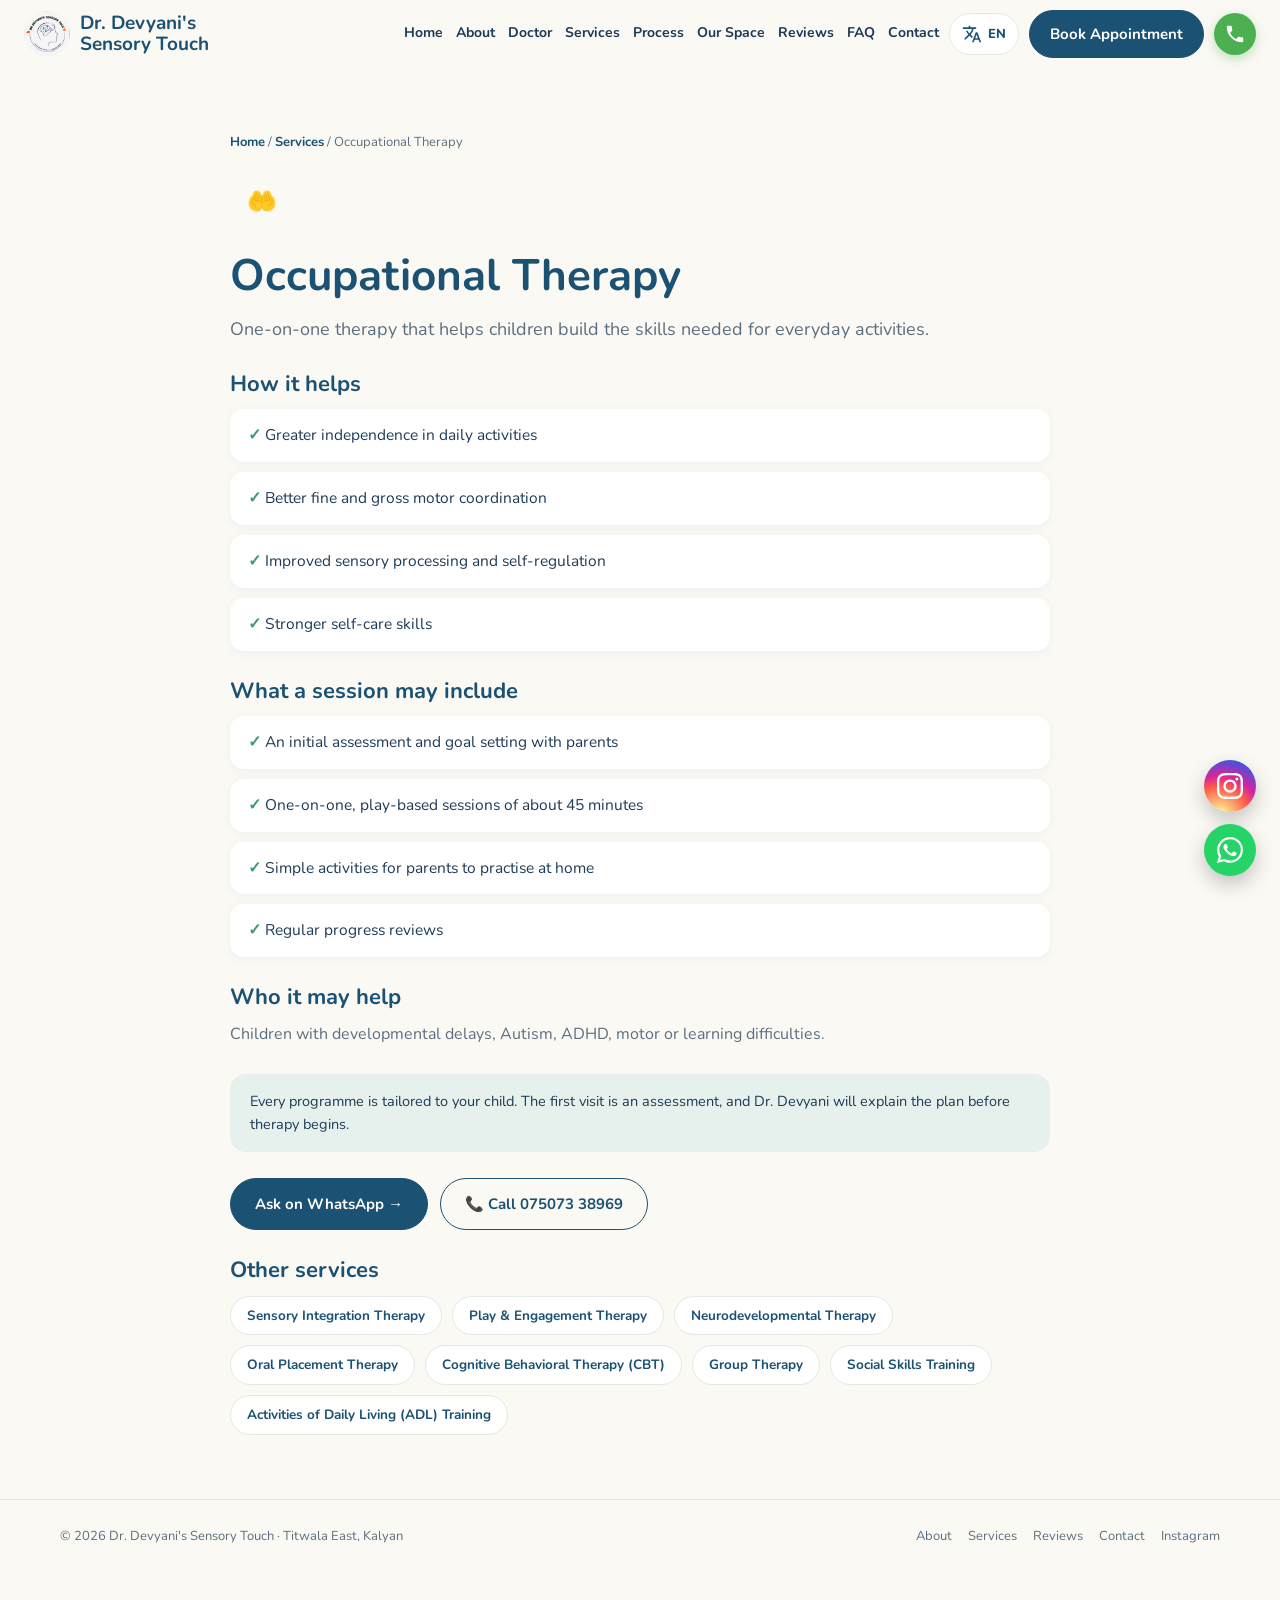
<file: occupational-therapy.html>
<!DOCTYPE html>
<html lang="en"><head><meta charset="UTF-8"><meta name="viewport" content="width=device-width, initial-scale=1.0">
<title>Occupational Therapy in Titwala East, Kalyan | Dr. Devyani's Sensory Touch</title>
<meta name="description" content="One-on-one therapy that helps children build the skills needed for everyday activities. Pediatric Occupational Therapy at Dr. Devyani's Sensory Touch, Titwala East, Kalyan.">
<link rel="canonical" href="https://sensorytouch.vercel.app/occupational-therapy.html"><link rel="icon" type="image/png" href="logo.png">
<link href="https://fonts.googleapis.com/css2?family=Nunito:wght@400;600;700;800&family=Caveat:wght@500;600&display=swap" rel="stylesheet">
<link rel="stylesheet" href="style.css"></head><body>
<header><nav>
<a class="lg" href="index.html#home"><img src="logo.png" alt="Dr. Devyani's Sensory Touch logo"><span><b>Dr. Devyani's Sensory Touch</b><small>Occupational Therapy &amp; Learning Centre</small></span></a>
<div class="nl" id="nl"><a href="index.html#home">Home</a><a href="index.html#about">About</a><a href="doctor.html">Doctor</a><a href="index.html#services">Services</a><a href="therapy-journey.html">Process</a><a href="index.html#space">Our Space</a><a href="index.html#reviews">Reviews</a><a href="index.html#faq">FAQ</a><a href="index.html#contact">Contact</a></div>
<div class="nc"><a class="btn" href="index.html#contact">Book Appointment</a><a class="hcall" href="tel:+917507338969" aria-label="Call us" title="Call 075073 38969"><svg aria-hidden="true" focusable="false"><use href="#i-call"/></svg></a><button class="mt" id="mt" aria-label="Menu"><svg viewBox="0 0 24 24" fill="none" stroke="currentColor" stroke-width="2"><path d="M3 6h18M3 12h18M3 18h18"/></svg></button></div>
</nav></header>
<section><div class="pg"><div class="bc"><a href="index.html">Home</a> / <a href="index.html#services">Services</a> / <span>Occupational Therapy</span></div>
<div class="si" >🤲</div><h1>Occupational Therapy</h1><p class="lead">One-on-one therapy that helps children build the skills needed for everyday activities.</p>
<h2>How it helps</h2><ul><li>Greater independence in daily activities</li><li>Better fine and gross motor coordination</li><li>Improved sensory processing and self-regulation</li><li>Stronger self-care skills</li></ul>
<h2>What a session may include</h2><ul><li>An initial assessment and goal setting with parents</li><li>One-on-one, play-based sessions of about 45 minutes</li><li>Simple activities for parents to practise at home</li><li>Regular progress reviews</li></ul>
<h2>Who it may help</h2><p style="color:var(--soft)">Children with developmental delays, Autism, ADHD, motor or learning difficulties.</p>
<div class="note">Every programme is tailored to your child. The first visit is an assessment, and Dr. Devyani will explain the plan before therapy begins.</div>
<div class="ct" style="margin-top:26px"><a class="btn" href="https://wa.me/917507338969?text=Hello%20Dr.%20Devyani%2C%20I%27d%20like%20to%20know%20more%20about%20Occupational%20Therapy%20for%20my%20child." target="_blank" rel="noopener noreferrer">Ask on WhatsApp →</a><a class="btn o" href="tel:+917507338969">📞 Call 075073 38969</a></div>
<h2>Other services</h2><div class="ot"><a href="sensory-integration-therapy.html">Sensory Integration Therapy</a><a href="play-engagement-therapy.html">Play &amp; Engagement Therapy</a><a href="neurodevelopmental-therapy.html">Neurodevelopmental Therapy</a><a href="oral-placement-therapy.html">Oral Placement Therapy</a><a href="cbt-therapy.html">Cognitive Behavioral Therapy (CBT)</a><a href="group-therapy.html">Group Therapy</a><a href="social-skills-training.html">Social Skills Training</a><a href="adl-training.html">Activities of Daily Living (ADL) Training</a></div></div></section>
<footer><div class="w"><span>© 2026 Dr. Devyani's Sensory Touch · Titwala East, Kalyan</span><nav><a href="index.html#about">About</a><a href="index.html#services">Services</a><a href="index.html#reviews">Reviews</a><a href="index.html#contact">Contact</a><a href="https://www.instagram.com/dr.devyani_sensorytouch_" target="_blank" rel="noopener noreferrer">Instagram</a></nav></div></footer>
<svg width="0" height="0" style="position:absolute" aria-hidden="true" focusable="false"><symbol id="i-wa" viewBox="0 0 24 24"><path d="M17.472 14.382c-.297-.149-1.758-.867-2.03-.967-.273-.099-.471-.148-.67.15-.197.297-.767.966-.94 1.164-.173.199-.347.223-.644.075-.297-.15-1.255-.463-2.39-1.475-.883-.788-1.48-1.761-1.653-2.059-.173-.297-.018-.458.13-.606.134-.133.298-.347.446-.52s.198-.298.298-.497c.099-.198.05-.371-.025-.52s-.669-1.612-.916-2.207c-.242-.579-.487-.5-.669-.51a13 13 0 0 0-.57-.01c-.198 0-.52.074-.792.372-.272.297-1.04 1.016-1.04 2.479 0 1.462 1.065 2.875 1.213 3.074s2.096 3.2 5.077 4.487c.709.306 1.262.489 1.694.625.712.227 1.36.195 1.871.118.571-.085 1.758-.719 2.006-1.413s.248-1.289.173-1.413c-.074-.124-.272-.198-.57-.347m-5.421 7.403h-.004a9.87 9.87 0 0 1-5.031-1.378l-.361-.214-3.741.982.998-3.648-.235-.374a9.86 9.86 0 0 1-1.51-5.26c.001-5.45 4.436-9.884 9.888-9.884 2.64 0 5.122 1.03 6.988 2.898a9.82 9.82 0 0 1 2.893 6.994c-.003 5.45-4.437 9.884-9.885 9.884m8.413-18.297A11.82 11.82 0 0 0 12.05 0C5.495 0 .16 5.335.157 11.892c0 2.096.547 4.142 1.588 5.945L.057 24l6.305-1.654a11.9 11.9 0 0 0 5.683 1.448h.005c6.554 0 11.89-5.335 11.893-11.893a11.82 11.82 0 0 0-3.48-8.413"/></symbol><symbol id="i-ig" viewBox="0 0 24 24"><path d="M7.03.084c-1.277.06-2.149.264-2.91.563a5.9 5.9 0 0 0-2.124 1.388 5.9 5.9 0 0 0-1.38 2.127C.321 4.926.12 5.8.064 7.076s-.069 1.688-.063 4.947.021 3.667.083 4.947c.061 1.277.264 2.149.563 2.911.308.789.72 1.457 1.388 2.123a5.9 5.9 0 0 0 2.129 1.38c.763.295 1.636.496 2.913.552 1.278.056 1.689.069 4.947.063s3.668-.021 4.947-.082c1.28-.06 2.147-.265 2.91-.563a5.9 5.9 0 0 0 2.123-1.388 5.9 5.9 0 0 0 1.38-2.129c.295-.763.496-1.636.551-2.912.056-1.28.07-1.69.063-4.948-.006-3.258-.02-3.667-.081-4.947-.06-1.28-.264-2.148-.564-2.911a5.9 5.9 0 0 0-1.387-2.123 5.86 5.86 0 0 0-2.128-1.38C19.074.322 18.202.12 16.924.066 15.647.009 15.236-.006 11.977 0S8.31.021 7.03.084m.14 21.693c-1.17-.05-1.805-.245-2.228-.408a3.7 3.7 0 0 1-1.382-.895 3.7 3.7 0 0 1-.9-1.378c-.165-.423-.363-1.058-.417-2.228-.06-1.264-.072-1.644-.08-4.848-.006-3.204.006-3.583.061-4.848.05-1.169.246-1.805.408-2.228.216-.561.477-.96.895-1.382a3.7 3.7 0 0 1 1.379-.9c.423-.165 1.057-.361 2.227-.417 1.265-.06 1.644-.072 4.848-.08 3.203-.006 3.583.006 4.85.062 1.168.05 1.804.244 2.227.408.56.216.96.475 1.382.895s.681.817.9 1.378c.165.422.362 1.056.417 2.227.06 1.265.074 1.645.08 4.848.005 3.203-.006 3.583-.061 4.848-.051 1.17-.245 1.805-.408 2.23-.216.56-.477.96-.896 1.38a3.7 3.7 0 0 1-1.378.9c-.422.165-1.058.362-2.226.418-1.266.06-1.645.072-4.85.079s-3.582-.006-4.848-.06m9.783-16.192a1.44 1.44 0 1 0 1.437-1.442 1.44 1.44 0 0 0-1.437 1.442M5.839 12.012a6.161 6.161 0 1 0 12.323-.024 6.162 6.162 0 0 0-12.323.024M8 12.008A4 4 0 1 1 12.008 16 4 4 0 0 1 8 12.008"/></symbol><symbol id="i-call" viewBox="0 0 24 24"><path d="M6.62 10.79c1.44 2.83 3.76 5.15 6.59 6.59l2.2-2.2c.28-.28.67-.36 1.02-.25 1.12.37 2.32.57 3.57.57a1 1 0 0 1 1 1V20a1 1 0 0 1-1 1A17 17 0 0 1 3 4a1 1 0 0 1 1-1h3.5a1 1 0 0 1 1 1c0 1.25.2 2.45.57 3.57.11.35.03.74-.25 1.02z"/></symbol></svg><div class="tb"><a href="index.html#home"><svg viewBox="0 0 24 24" fill="none" stroke="currentColor" stroke-width="1.8"><path d="M3 11l9-8 9 8M5 10v10h14V10M10 20v-6h4v6"/></svg>Home</a><a href="index.html#services"><svg viewBox="0 0 24 24" fill="none" stroke="currentColor" stroke-width="1.8"><circle cx="12" cy="12" r="3"/><path d="M12 3v3M12 18v3M3 12h3M18 12h3M5.6 5.6l2.1 2.1M16.3 16.3l2.1 2.1M18.4 5.6l-2.1 2.1M7.7 16.3l-2.1 2.1"/></svg>Services</a><a href="index.html#contact"><svg viewBox="0 0 24 24" fill="none" stroke="currentColor" stroke-width="1.8"><rect x="4" y="5" width="16" height="15" rx="2"/><path d="M8 3v4M16 3v4M4 10h16"/></svg>Book</a><a href="index.html#reviews"><svg viewBox="0 0 24 24" fill="none" stroke="currentColor" stroke-width="1.8"><path d="M12 3l2.7 5.6 6.1.8-4.5 4.3 1.1 6.1L12 17l-5.4 2.8 1.1-6.1L3.2 9.4l6.1-.8z"/></svg>Reviews</a><a href="index.html#faq"><svg viewBox="0 0 24 24" fill="none" stroke="currentColor" stroke-width="1.8"><circle cx="5" cy="12" r="1"/><circle cx="12" cy="12" r="1"/><circle cx="19" cy="12" r="1"/></svg>More</a></div><div class="fl"><a class="fi" href="https://www.instagram.com/dr.devyani_sensorytouch_" target="_blank" rel="noopener noreferrer" aria-label="Instagram"><svg aria-hidden="true" focusable="false"><use href="#i-ig"/></svg></a><a class="fw" href="https://wa.me/917507338969" target="_blank" rel="noopener noreferrer" aria-label="WhatsApp"><svg aria-hidden="true" focusable="false"><use href="#i-wa"/></svg></a></div>

<script src="translations.js"></script><script src="script.js"></script></body></html>
</file>
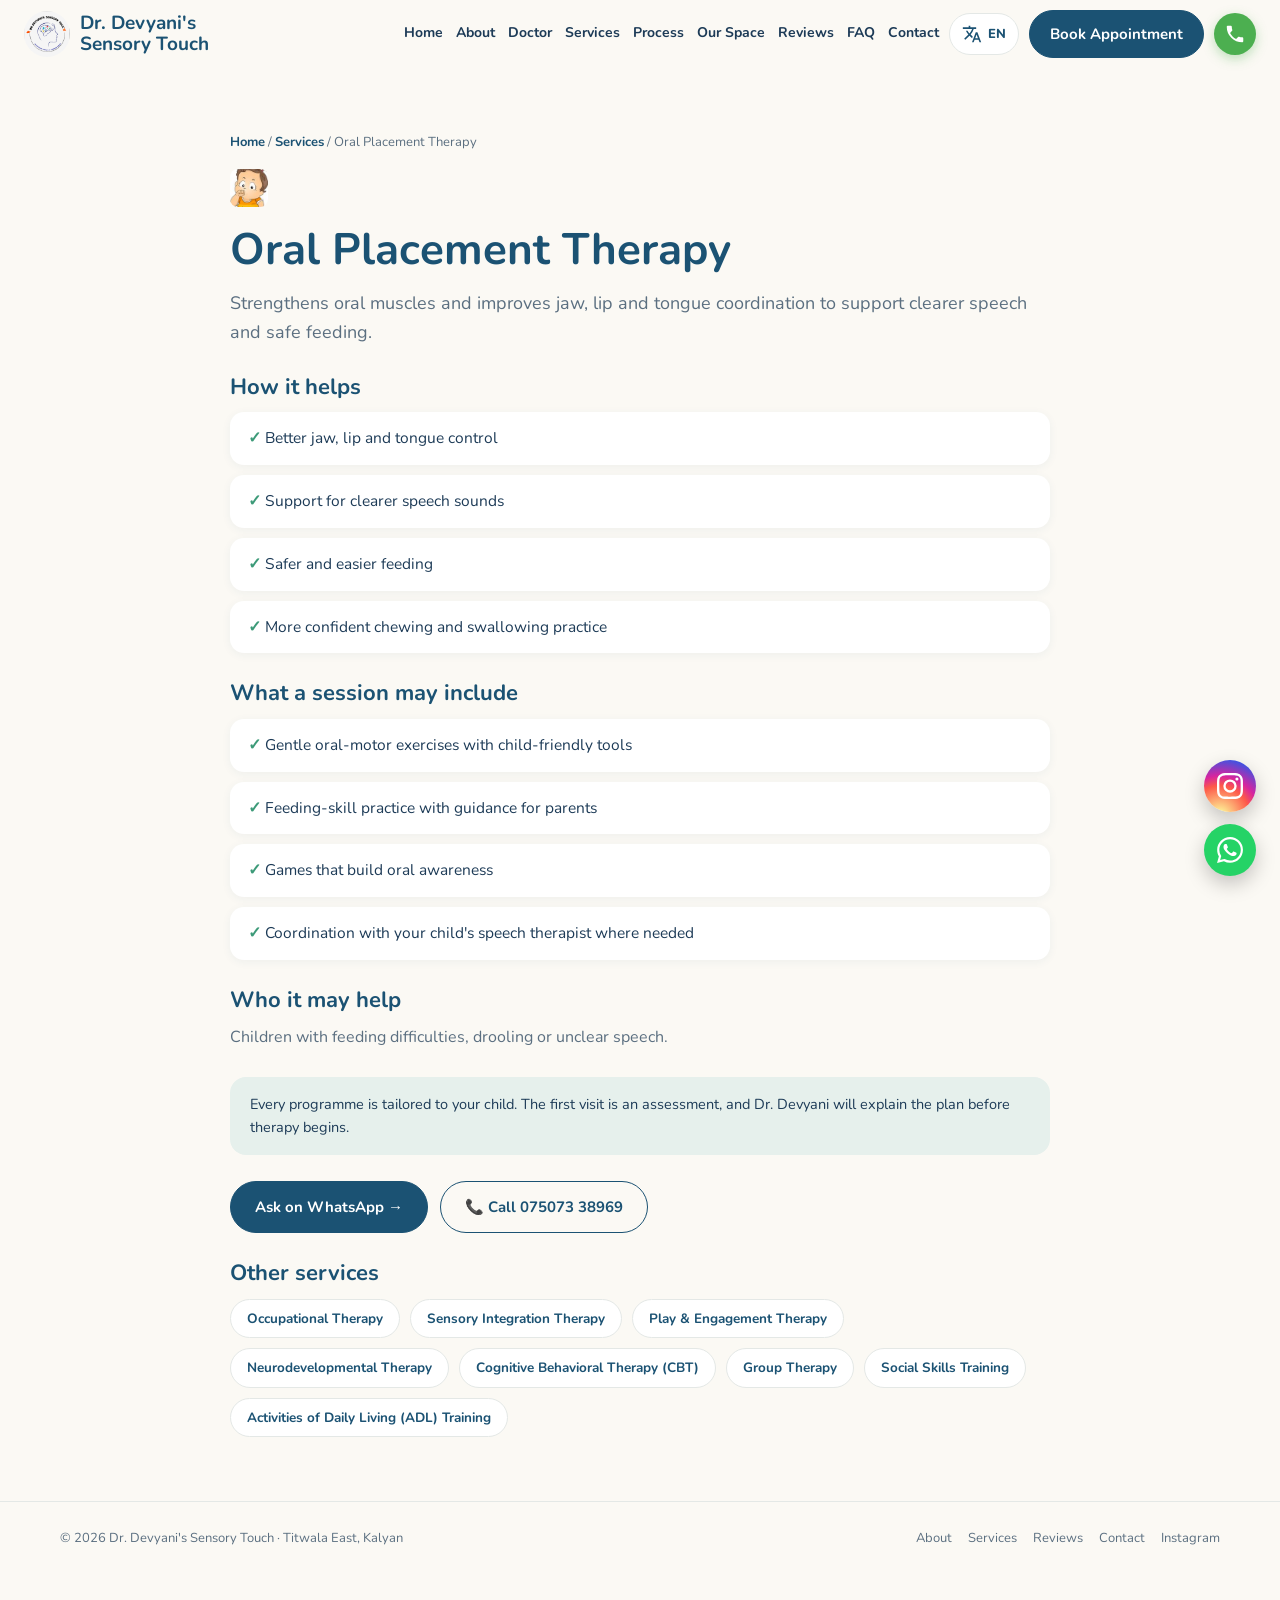
<file: oral-placement-therapy.html>
<!DOCTYPE html>
<html lang="en"><head><meta charset="UTF-8"><meta name="viewport" content="width=device-width, initial-scale=1.0">
<title>Oral Placement Therapy in Titwala East, Kalyan | Dr. Devyani's Sensory Touch</title>
<meta name="description" content="Strengthens oral muscles and improves jaw, lip and tongue coordination to support clearer speech and safe feeding. Pediatric Oral Placement Therapy at Dr. Devyani's Sensory Touch, Titwala East, Kalyan.">
<link rel="canonical" href="https://sensorytouch.vercel.app/oral-placement-therapy.html"><link rel="icon" type="image/png" href="logo.png">
<link href="https://fonts.googleapis.com/css2?family=Nunito:wght@400;600;700;800&family=Caveat:wght@500;600&display=swap" rel="stylesheet">
<link rel="stylesheet" href="style.css"></head><body>
<header><nav>
<a class="lg" href="index.html#home"><img src="logo.png" alt="Dr. Devyani's Sensory Touch logo"><span><b>Dr. Devyani's Sensory Touch</b><small>Occupational Therapy &amp; Learning Centre</small></span></a>
<div class="nl" id="nl"><a href="index.html#home">Home</a><a href="index.html#about">About</a><a href="doctor.html">Doctor</a><a href="index.html#services">Services</a><a href="therapy-journey.html">Process</a><a href="index.html#space">Our Space</a><a href="index.html#reviews">Reviews</a><a href="index.html#faq">FAQ</a><a href="index.html#contact">Contact</a></div>
<div class="nc"><a class="btn" href="index.html#contact">Book Appointment</a><a class="hcall" href="tel:+917507338969" aria-label="Call us" title="Call 075073 38969"><svg aria-hidden="true" focusable="false"><use href="#i-call"/></svg></a><button class="mt" id="mt" aria-label="Menu"><svg viewBox="0 0 24 24" fill="none" stroke="currentColor" stroke-width="2"><path d="M3 6h18M3 12h18M3 18h18"/></svg></button></div>
</nav></header>
<section><div class="pg"><div class="bc"><a href="index.html">Home</a> / <a href="index.html#services">Services</a> / <span>Oral Placement Therapy</span></div>
<div class="si" style="background:none;padding:0;width:38px;height:38px;border-radius:8px;overflow:hidden"><img src="oral-icon.jpg" alt=""></div><h1>Oral Placement Therapy</h1><p class="lead">Strengthens oral muscles and improves jaw, lip and tongue coordination to support clearer speech and safe feeding.</p>
<h2>How it helps</h2><ul><li>Better jaw, lip and tongue control</li><li>Support for clearer speech sounds</li><li>Safer and easier feeding</li><li>More confident chewing and swallowing practice</li></ul>
<h2>What a session may include</h2><ul><li>Gentle oral-motor exercises with child-friendly tools</li><li>Feeding-skill practice with guidance for parents</li><li>Games that build oral awareness</li><li>Coordination with your child's speech therapist where needed</li></ul>
<h2>Who it may help</h2><p style="color:var(--soft)">Children with feeding difficulties, drooling or unclear speech.</p>
<div class="note">Every programme is tailored to your child. The first visit is an assessment, and Dr. Devyani will explain the plan before therapy begins.</div>
<div class="ct" style="margin-top:26px"><a class="btn" href="https://wa.me/917507338969?text=Hello%20Dr.%20Devyani%2C%20I%27d%20like%20to%20know%20more%20about%20Oral%20Placement%20Therapy%20for%20my%20child." target="_blank" rel="noopener noreferrer">Ask on WhatsApp →</a><a class="btn o" href="tel:+917507338969">📞 Call 075073 38969</a></div>
<h2>Other services</h2><div class="ot"><a href="occupational-therapy.html">Occupational Therapy</a><a href="sensory-integration-therapy.html">Sensory Integration Therapy</a><a href="play-engagement-therapy.html">Play &amp; Engagement Therapy</a><a href="neurodevelopmental-therapy.html">Neurodevelopmental Therapy</a><a href="cbt-therapy.html">Cognitive Behavioral Therapy (CBT)</a><a href="group-therapy.html">Group Therapy</a><a href="social-skills-training.html">Social Skills Training</a><a href="adl-training.html">Activities of Daily Living (ADL) Training</a></div></div></section>
<footer><div class="w"><span>© 2026 Dr. Devyani's Sensory Touch · Titwala East, Kalyan</span><nav><a href="index.html#about">About</a><a href="index.html#services">Services</a><a href="index.html#reviews">Reviews</a><a href="index.html#contact">Contact</a><a href="https://www.instagram.com/dr.devyani_sensorytouch_" target="_blank" rel="noopener noreferrer">Instagram</a></nav></div></footer>
<svg width="0" height="0" style="position:absolute" aria-hidden="true" focusable="false"><symbol id="i-wa" viewBox="0 0 24 24"><path d="M17.472 14.382c-.297-.149-1.758-.867-2.03-.967-.273-.099-.471-.148-.67.15-.197.297-.767.966-.94 1.164-.173.199-.347.223-.644.075-.297-.15-1.255-.463-2.39-1.475-.883-.788-1.48-1.761-1.653-2.059-.173-.297-.018-.458.13-.606.134-.133.298-.347.446-.52s.198-.298.298-.497c.099-.198.05-.371-.025-.52s-.669-1.612-.916-2.207c-.242-.579-.487-.5-.669-.51a13 13 0 0 0-.57-.01c-.198 0-.52.074-.792.372-.272.297-1.04 1.016-1.04 2.479 0 1.462 1.065 2.875 1.213 3.074s2.096 3.2 5.077 4.487c.709.306 1.262.489 1.694.625.712.227 1.36.195 1.871.118.571-.085 1.758-.719 2.006-1.413s.248-1.289.173-1.413c-.074-.124-.272-.198-.57-.347m-5.421 7.403h-.004a9.87 9.87 0 0 1-5.031-1.378l-.361-.214-3.741.982.998-3.648-.235-.374a9.86 9.86 0 0 1-1.51-5.26c.001-5.45 4.436-9.884 9.888-9.884 2.64 0 5.122 1.03 6.988 2.898a9.82 9.82 0 0 1 2.893 6.994c-.003 5.45-4.437 9.884-9.885 9.884m8.413-18.297A11.82 11.82 0 0 0 12.05 0C5.495 0 .16 5.335.157 11.892c0 2.096.547 4.142 1.588 5.945L.057 24l6.305-1.654a11.9 11.9 0 0 0 5.683 1.448h.005c6.554 0 11.89-5.335 11.893-11.893a11.82 11.82 0 0 0-3.48-8.413"/></symbol><symbol id="i-ig" viewBox="0 0 24 24"><path d="M7.03.084c-1.277.06-2.149.264-2.91.563a5.9 5.9 0 0 0-2.124 1.388 5.9 5.9 0 0 0-1.38 2.127C.321 4.926.12 5.8.064 7.076s-.069 1.688-.063 4.947.021 3.667.083 4.947c.061 1.277.264 2.149.563 2.911.308.789.72 1.457 1.388 2.123a5.9 5.9 0 0 0 2.129 1.38c.763.295 1.636.496 2.913.552 1.278.056 1.689.069 4.947.063s3.668-.021 4.947-.082c1.28-.06 2.147-.265 2.91-.563a5.9 5.9 0 0 0 2.123-1.388 5.9 5.9 0 0 0 1.38-2.129c.295-.763.496-1.636.551-2.912.056-1.28.07-1.69.063-4.948-.006-3.258-.02-3.667-.081-4.947-.06-1.28-.264-2.148-.564-2.911a5.9 5.9 0 0 0-1.387-2.123 5.86 5.86 0 0 0-2.128-1.38C19.074.322 18.202.12 16.924.066 15.647.009 15.236-.006 11.977 0S8.31.021 7.03.084m.14 21.693c-1.17-.05-1.805-.245-2.228-.408a3.7 3.7 0 0 1-1.382-.895 3.7 3.7 0 0 1-.9-1.378c-.165-.423-.363-1.058-.417-2.228-.06-1.264-.072-1.644-.08-4.848-.006-3.204.006-3.583.061-4.848.05-1.169.246-1.805.408-2.228.216-.561.477-.96.895-1.382a3.7 3.7 0 0 1 1.379-.9c.423-.165 1.057-.361 2.227-.417 1.265-.06 1.644-.072 4.848-.08 3.203-.006 3.583.006 4.85.062 1.168.05 1.804.244 2.227.408.56.216.96.475 1.382.895s.681.817.9 1.378c.165.422.362 1.056.417 2.227.06 1.265.074 1.645.08 4.848.005 3.203-.006 3.583-.061 4.848-.051 1.17-.245 1.805-.408 2.23-.216.56-.477.96-.896 1.38a3.7 3.7 0 0 1-1.378.9c-.422.165-1.058.362-2.226.418-1.266.06-1.645.072-4.85.079s-3.582-.006-4.848-.06m9.783-16.192a1.44 1.44 0 1 0 1.437-1.442 1.44 1.44 0 0 0-1.437 1.442M5.839 12.012a6.161 6.161 0 1 0 12.323-.024 6.162 6.162 0 0 0-12.323.024M8 12.008A4 4 0 1 1 12.008 16 4 4 0 0 1 8 12.008"/></symbol><symbol id="i-call" viewBox="0 0 24 24"><path d="M6.62 10.79c1.44 2.83 3.76 5.15 6.59 6.59l2.2-2.2c.28-.28.67-.36 1.02-.25 1.12.37 2.32.57 3.57.57a1 1 0 0 1 1 1V20a1 1 0 0 1-1 1A17 17 0 0 1 3 4a1 1 0 0 1 1-1h3.5a1 1 0 0 1 1 1c0 1.25.2 2.45.57 3.57.11.35.03.74-.25 1.02z"/></symbol></svg><div class="tb"><a href="index.html#home"><svg viewBox="0 0 24 24" fill="none" stroke="currentColor" stroke-width="1.8"><path d="M3 11l9-8 9 8M5 10v10h14V10M10 20v-6h4v6"/></svg>Home</a><a href="index.html#services"><svg viewBox="0 0 24 24" fill="none" stroke="currentColor" stroke-width="1.8"><circle cx="12" cy="12" r="3"/><path d="M12 3v3M12 18v3M3 12h3M18 12h3M5.6 5.6l2.1 2.1M16.3 16.3l2.1 2.1M18.4 5.6l-2.1 2.1M7.7 16.3l-2.1 2.1"/></svg>Services</a><a href="index.html#contact"><svg viewBox="0 0 24 24" fill="none" stroke="currentColor" stroke-width="1.8"><rect x="4" y="5" width="16" height="15" rx="2"/><path d="M8 3v4M16 3v4M4 10h16"/></svg>Book</a><a href="index.html#reviews"><svg viewBox="0 0 24 24" fill="none" stroke="currentColor" stroke-width="1.8"><path d="M12 3l2.7 5.6 6.1.8-4.5 4.3 1.1 6.1L12 17l-5.4 2.8 1.1-6.1L3.2 9.4l6.1-.8z"/></svg>Reviews</a><a href="index.html#faq"><svg viewBox="0 0 24 24" fill="none" stroke="currentColor" stroke-width="1.8"><circle cx="5" cy="12" r="1"/><circle cx="12" cy="12" r="1"/><circle cx="19" cy="12" r="1"/></svg>More</a></div><div class="fl"><a class="fi" href="https://www.instagram.com/dr.devyani_sensorytouch_" target="_blank" rel="noopener noreferrer" aria-label="Instagram"><svg aria-hidden="true" focusable="false"><use href="#i-ig"/></svg></a><a class="fw" href="https://wa.me/917507338969" target="_blank" rel="noopener noreferrer" aria-label="WhatsApp"><svg aria-hidden="true" focusable="false"><use href="#i-wa"/></svg></a></div>

<script src="translations.js"></script><script src="script.js"></script></body></html>
</file>
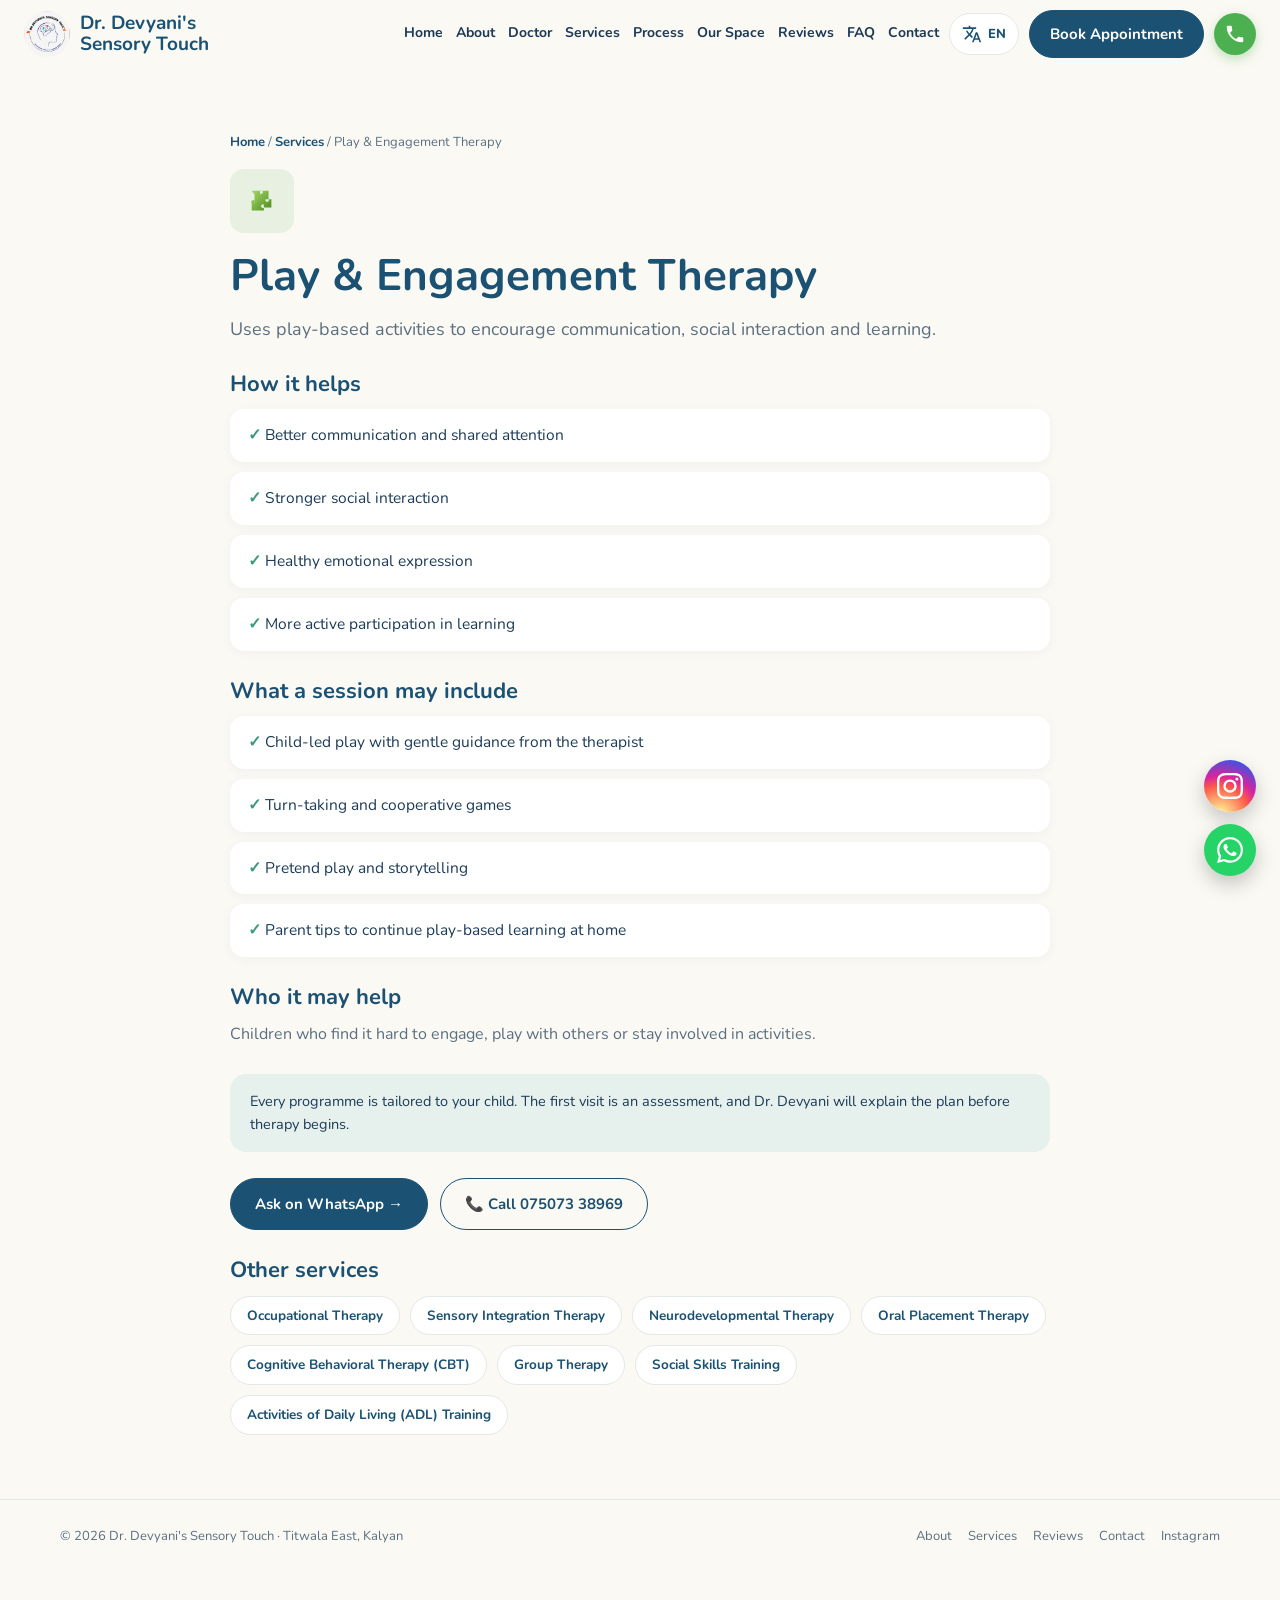
<file: play-engagement-therapy.html>
<!DOCTYPE html>
<html lang="en"><head><meta charset="UTF-8"><meta name="viewport" content="width=device-width, initial-scale=1.0">
<title>Play &amp; Engagement Therapy in Titwala East, Kalyan | Dr. Devyani's Sensory Touch</title>
<meta name="description" content="Uses play-based activities to encourage communication, social interaction and learning. Pediatric Play &amp; Engagement Therapy at Dr. Devyani's Sensory Touch, Titwala East, Kalyan.">
<link rel="canonical" href="https://sensorytouch.vercel.app/play-engagement-therapy.html"><link rel="icon" type="image/png" href="logo.png">
<link href="https://fonts.googleapis.com/css2?family=Nunito:wght@400;600;700;800&family=Caveat:wght@500;600&display=swap" rel="stylesheet">
<link rel="stylesheet" href="style.css"></head><body>
<header><nav>
<a class="lg" href="index.html#home"><img src="logo.png" alt="Dr. Devyani's Sensory Touch logo"><span><b>Dr. Devyani's Sensory Touch</b><small>Occupational Therapy &amp; Learning Centre</small></span></a>
<div class="nl" id="nl"><a href="index.html#home">Home</a><a href="index.html#about">About</a><a href="doctor.html">Doctor</a><a href="index.html#services">Services</a><a href="therapy-journey.html">Process</a><a href="index.html#space">Our Space</a><a href="index.html#reviews">Reviews</a><a href="index.html#faq">FAQ</a><a href="index.html#contact">Contact</a></div>
<div class="nc"><a class="btn" href="index.html#contact">Book Appointment</a><a class="hcall" href="tel:+917507338969" aria-label="Call us" title="Call 075073 38969"><svg aria-hidden="true" focusable="false"><use href="#i-call"/></svg></a><button class="mt" id="mt" aria-label="Menu"><svg viewBox="0 0 24 24" fill="none" stroke="currentColor" stroke-width="2"><path d="M3 6h18M3 12h18M3 18h18"/></svg></button></div>
</nav></header>
<section><div class="pg"><div class="bc"><a href="index.html">Home</a> / <a href="index.html#services">Services</a> / <span>Play &amp; Engagement Therapy</span></div>
<div class="si" style="background:rgba(91,168,90,.12)"><svg width="30" height="30" viewBox="0 0 64 64" xmlns="http://www.w3.org/2000/svg">
            <defs>
              <linearGradient id="puzzleGrad" x1="0%" y1="0%" x2="100%" y2="100%">
                <stop offset="0%" style="stop-color:#a8d96a;stop-opacity:1"/>
                <stop offset="100%" style="stop-color:#4a8c1c;stop-opacity:1"/>
              </linearGradient>
            </defs>
            <path d="M10 10h18v6a1 1 0 0 0 1 1c3 0 5-2 5-4s-2-4-5-4a1 1 0 0 0-1 1V10h18v18h-6a1 1 0 0 0-1 1c0 3 2 5 4 5s4-2 4-5a1 1 0 0 0-1-1h6v18H36v-6a1 1 0 0 0-1-1c-3 0-5 2-5 4s2 4 5 4a1 1 0 0 0 1-1v6H10V36h6a1 1 0 0 0 1-1c0-3-2-5-4-5s-4 2-4 5a1 1 0 0 0 1 1h6v-18z" fill="url(#puzzleGrad)"/>
          </svg></div><h1>Play &amp; Engagement Therapy</h1><p class="lead">Uses play-based activities to encourage communication, social interaction and learning.</p>
<h2>How it helps</h2><ul><li>Better communication and shared attention</li><li>Stronger social interaction</li><li>Healthy emotional expression</li><li>More active participation in learning</li></ul>
<h2>What a session may include</h2><ul><li>Child-led play with gentle guidance from the therapist</li><li>Turn-taking and cooperative games</li><li>Pretend play and storytelling</li><li>Parent tips to continue play-based learning at home</li></ul>
<h2>Who it may help</h2><p style="color:var(--soft)">Children who find it hard to engage, play with others or stay involved in activities.</p>
<div class="note">Every programme is tailored to your child. The first visit is an assessment, and Dr. Devyani will explain the plan before therapy begins.</div>
<div class="ct" style="margin-top:26px"><a class="btn" href="https://wa.me/917507338969?text=Hello%20Dr.%20Devyani%2C%20I%27d%20like%20to%20know%20more%20about%20Play%20%26%20Engagement%20Therapy%20for%20my%20child." target="_blank" rel="noopener noreferrer">Ask on WhatsApp →</a><a class="btn o" href="tel:+917507338969">📞 Call 075073 38969</a></div>
<h2>Other services</h2><div class="ot"><a href="occupational-therapy.html">Occupational Therapy</a><a href="sensory-integration-therapy.html">Sensory Integration Therapy</a><a href="neurodevelopmental-therapy.html">Neurodevelopmental Therapy</a><a href="oral-placement-therapy.html">Oral Placement Therapy</a><a href="cbt-therapy.html">Cognitive Behavioral Therapy (CBT)</a><a href="group-therapy.html">Group Therapy</a><a href="social-skills-training.html">Social Skills Training</a><a href="adl-training.html">Activities of Daily Living (ADL) Training</a></div></div></section>
<footer><div class="w"><span>© 2026 Dr. Devyani's Sensory Touch · Titwala East, Kalyan</span><nav><a href="index.html#about">About</a><a href="index.html#services">Services</a><a href="index.html#reviews">Reviews</a><a href="index.html#contact">Contact</a><a href="https://www.instagram.com/dr.devyani_sensorytouch_" target="_blank" rel="noopener noreferrer">Instagram</a></nav></div></footer>
<svg width="0" height="0" style="position:absolute" aria-hidden="true" focusable="false"><symbol id="i-wa" viewBox="0 0 24 24"><path d="M17.472 14.382c-.297-.149-1.758-.867-2.03-.967-.273-.099-.471-.148-.67.15-.197.297-.767.966-.94 1.164-.173.199-.347.223-.644.075-.297-.15-1.255-.463-2.39-1.475-.883-.788-1.48-1.761-1.653-2.059-.173-.297-.018-.458.13-.606.134-.133.298-.347.446-.52s.198-.298.298-.497c.099-.198.05-.371-.025-.52s-.669-1.612-.916-2.207c-.242-.579-.487-.5-.669-.51a13 13 0 0 0-.57-.01c-.198 0-.52.074-.792.372-.272.297-1.04 1.016-1.04 2.479 0 1.462 1.065 2.875 1.213 3.074s2.096 3.2 5.077 4.487c.709.306 1.262.489 1.694.625.712.227 1.36.195 1.871.118.571-.085 1.758-.719 2.006-1.413s.248-1.289.173-1.413c-.074-.124-.272-.198-.57-.347m-5.421 7.403h-.004a9.87 9.87 0 0 1-5.031-1.378l-.361-.214-3.741.982.998-3.648-.235-.374a9.86 9.86 0 0 1-1.51-5.26c.001-5.45 4.436-9.884 9.888-9.884 2.64 0 5.122 1.03 6.988 2.898a9.82 9.82 0 0 1 2.893 6.994c-.003 5.45-4.437 9.884-9.885 9.884m8.413-18.297A11.82 11.82 0 0 0 12.05 0C5.495 0 .16 5.335.157 11.892c0 2.096.547 4.142 1.588 5.945L.057 24l6.305-1.654a11.9 11.9 0 0 0 5.683 1.448h.005c6.554 0 11.89-5.335 11.893-11.893a11.82 11.82 0 0 0-3.48-8.413"/></symbol><symbol id="i-ig" viewBox="0 0 24 24"><path d="M7.03.084c-1.277.06-2.149.264-2.91.563a5.9 5.9 0 0 0-2.124 1.388 5.9 5.9 0 0 0-1.38 2.127C.321 4.926.12 5.8.064 7.076s-.069 1.688-.063 4.947.021 3.667.083 4.947c.061 1.277.264 2.149.563 2.911.308.789.72 1.457 1.388 2.123a5.9 5.9 0 0 0 2.129 1.38c.763.295 1.636.496 2.913.552 1.278.056 1.689.069 4.947.063s3.668-.021 4.947-.082c1.28-.06 2.147-.265 2.91-.563a5.9 5.9 0 0 0 2.123-1.388 5.9 5.9 0 0 0 1.38-2.129c.295-.763.496-1.636.551-2.912.056-1.28.07-1.69.063-4.948-.006-3.258-.02-3.667-.081-4.947-.06-1.28-.264-2.148-.564-2.911a5.9 5.9 0 0 0-1.387-2.123 5.86 5.86 0 0 0-2.128-1.38C19.074.322 18.202.12 16.924.066 15.647.009 15.236-.006 11.977 0S8.31.021 7.03.084m.14 21.693c-1.17-.05-1.805-.245-2.228-.408a3.7 3.7 0 0 1-1.382-.895 3.7 3.7 0 0 1-.9-1.378c-.165-.423-.363-1.058-.417-2.228-.06-1.264-.072-1.644-.08-4.848-.006-3.204.006-3.583.061-4.848.05-1.169.246-1.805.408-2.228.216-.561.477-.96.895-1.382a3.7 3.7 0 0 1 1.379-.9c.423-.165 1.057-.361 2.227-.417 1.265-.06 1.644-.072 4.848-.08 3.203-.006 3.583.006 4.85.062 1.168.05 1.804.244 2.227.408.56.216.96.475 1.382.895s.681.817.9 1.378c.165.422.362 1.056.417 2.227.06 1.265.074 1.645.08 4.848.005 3.203-.006 3.583-.061 4.848-.051 1.17-.245 1.805-.408 2.23-.216.56-.477.96-.896 1.38a3.7 3.7 0 0 1-1.378.9c-.422.165-1.058.362-2.226.418-1.266.06-1.645.072-4.85.079s-3.582-.006-4.848-.06m9.783-16.192a1.44 1.44 0 1 0 1.437-1.442 1.44 1.44 0 0 0-1.437 1.442M5.839 12.012a6.161 6.161 0 1 0 12.323-.024 6.162 6.162 0 0 0-12.323.024M8 12.008A4 4 0 1 1 12.008 16 4 4 0 0 1 8 12.008"/></symbol><symbol id="i-call" viewBox="0 0 24 24"><path d="M6.62 10.79c1.44 2.83 3.76 5.15 6.59 6.59l2.2-2.2c.28-.28.67-.36 1.02-.25 1.12.37 2.32.57 3.57.57a1 1 0 0 1 1 1V20a1 1 0 0 1-1 1A17 17 0 0 1 3 4a1 1 0 0 1 1-1h3.5a1 1 0 0 1 1 1c0 1.25.2 2.45.57 3.57.11.35.03.74-.25 1.02z"/></symbol></svg><div class="tb"><a href="index.html#home"><svg viewBox="0 0 24 24" fill="none" stroke="currentColor" stroke-width="1.8"><path d="M3 11l9-8 9 8M5 10v10h14V10M10 20v-6h4v6"/></svg>Home</a><a href="index.html#services"><svg viewBox="0 0 24 24" fill="none" stroke="currentColor" stroke-width="1.8"><circle cx="12" cy="12" r="3"/><path d="M12 3v3M12 18v3M3 12h3M18 12h3M5.6 5.6l2.1 2.1M16.3 16.3l2.1 2.1M18.4 5.6l-2.1 2.1M7.7 16.3l-2.1 2.1"/></svg>Services</a><a href="index.html#contact"><svg viewBox="0 0 24 24" fill="none" stroke="currentColor" stroke-width="1.8"><rect x="4" y="5" width="16" height="15" rx="2"/><path d="M8 3v4M16 3v4M4 10h16"/></svg>Book</a><a href="index.html#reviews"><svg viewBox="0 0 24 24" fill="none" stroke="currentColor" stroke-width="1.8"><path d="M12 3l2.7 5.6 6.1.8-4.5 4.3 1.1 6.1L12 17l-5.4 2.8 1.1-6.1L3.2 9.4l6.1-.8z"/></svg>Reviews</a><a href="index.html#faq"><svg viewBox="0 0 24 24" fill="none" stroke="currentColor" stroke-width="1.8"><circle cx="5" cy="12" r="1"/><circle cx="12" cy="12" r="1"/><circle cx="19" cy="12" r="1"/></svg>More</a></div><div class="fl"><a class="fi" href="https://www.instagram.com/dr.devyani_sensorytouch_" target="_blank" rel="noopener noreferrer" aria-label="Instagram"><svg aria-hidden="true" focusable="false"><use href="#i-ig"/></svg></a><a class="fw" href="https://wa.me/917507338969" target="_blank" rel="noopener noreferrer" aria-label="WhatsApp"><svg aria-hidden="true" focusable="false"><use href="#i-wa"/></svg></a></div>

<script src="translations.js"></script><script src="script.js"></script></body></html>
</file>
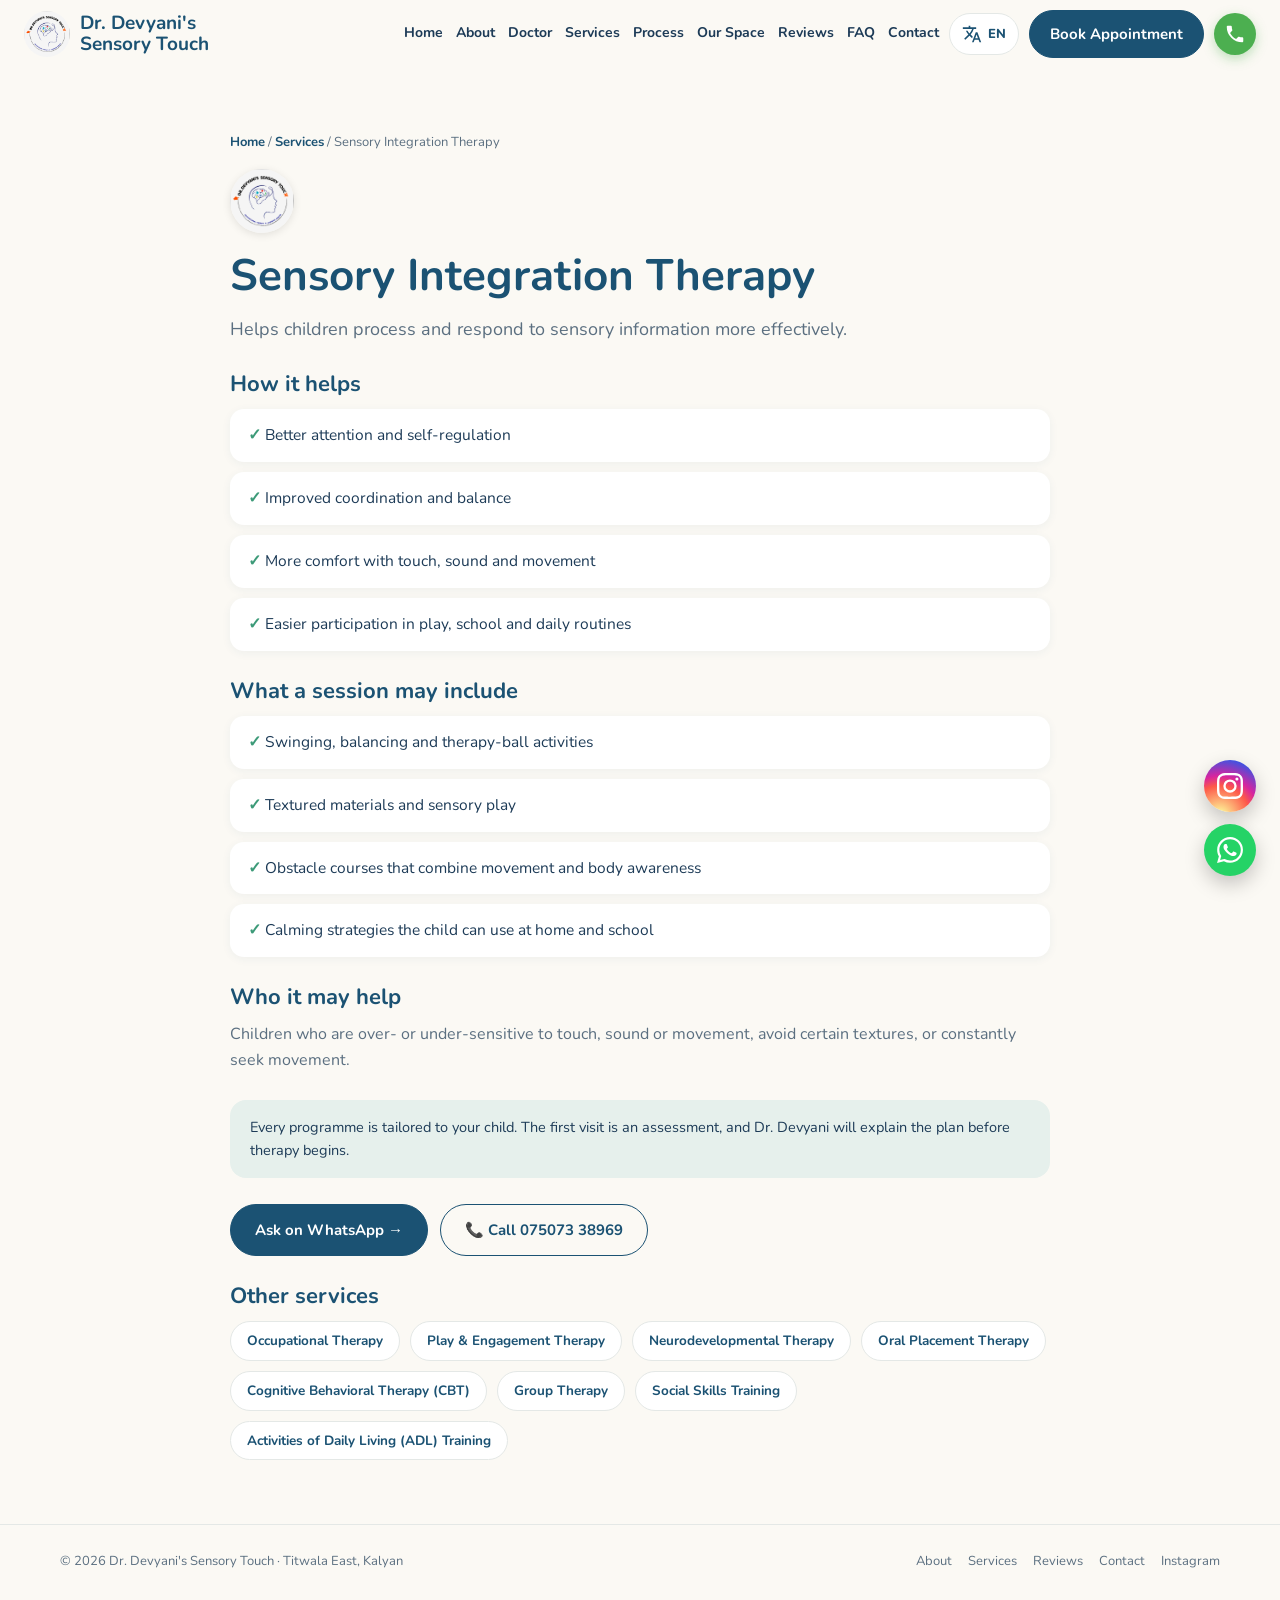
<file: sensory-integration-therapy.html>
<!DOCTYPE html>
<html lang="en"><head><meta charset="UTF-8"><meta name="viewport" content="width=device-width, initial-scale=1.0">
<title>Sensory Integration Therapy in Titwala East, Kalyan | Dr. Devyani's Sensory Touch</title>
<meta name="description" content="Helps children process and respond to sensory information more effectively. Pediatric Sensory Integration Therapy at Dr. Devyani's Sensory Touch, Titwala East, Kalyan.">
<link rel="canonical" href="https://sensorytouch.vercel.app/sensory-integration-therapy.html"><link rel="icon" type="image/png" href="logo.png">
<link href="https://fonts.googleapis.com/css2?family=Nunito:wght@400;600;700;800&family=Caveat:wght@500;600&display=swap" rel="stylesheet">
<link rel="stylesheet" href="style.css"></head><body>
<header><nav>
<a class="lg" href="index.html#home"><img src="logo.png" alt="Dr. Devyani's Sensory Touch logo"><span><b>Dr. Devyani's Sensory Touch</b><small>Occupational Therapy &amp; Learning Centre</small></span></a>
<div class="nl" id="nl"><a href="index.html#home">Home</a><a href="index.html#about">About</a><a href="doctor.html">Doctor</a><a href="index.html#services">Services</a><a href="therapy-journey.html">Process</a><a href="index.html#space">Our Space</a><a href="index.html#reviews">Reviews</a><a href="index.html#faq">FAQ</a><a href="index.html#contact">Contact</a></div>
<div class="nc"><a class="btn" href="index.html#contact">Book Appointment</a><a class="hcall" href="tel:+917507338969" aria-label="Call us" title="Call 075073 38969"><svg aria-hidden="true" focusable="false"><use href="#i-call"/></svg></a><button class="mt" id="mt" aria-label="Menu"><svg viewBox="0 0 24 24" fill="none" stroke="currentColor" stroke-width="2"><path d="M3 6h18M3 12h18M3 18h18"/></svg></button></div>
</nav></header>
<section><div class="pg"><div class="bc"><a href="index.html">Home</a> / <a href="index.html#services">Services</a> / <span>Sensory Integration Therapy</span></div>
<div class="si" style="background:none;width:64px;height:64px;padding:0;border-radius:50%;overflow:hidden;box-shadow:0 2px 8px rgba(0,0,0,.1)"><img src="logo.png" alt=""></div><h1>Sensory Integration Therapy</h1><p class="lead">Helps children process and respond to sensory information more effectively.</p>
<h2>How it helps</h2><ul><li>Better attention and self-regulation</li><li>Improved coordination and balance</li><li>More comfort with touch, sound and movement</li><li>Easier participation in play, school and daily routines</li></ul>
<h2>What a session may include</h2><ul><li>Swinging, balancing and therapy-ball activities</li><li>Textured materials and sensory play</li><li>Obstacle courses that combine movement and body awareness</li><li>Calming strategies the child can use at home and school</li></ul>
<h2>Who it may help</h2><p style="color:var(--soft)">Children who are over- or under-sensitive to touch, sound or movement, avoid certain textures, or constantly seek movement.</p>
<div class="note">Every programme is tailored to your child. The first visit is an assessment, and Dr. Devyani will explain the plan before therapy begins.</div>
<div class="ct" style="margin-top:26px"><a class="btn" href="https://wa.me/917507338969?text=Hello%20Dr.%20Devyani%2C%20I%27d%20like%20to%20know%20more%20about%20Sensory%20Integration%20Therapy%20for%20my%20child." target="_blank" rel="noopener noreferrer">Ask on WhatsApp →</a><a class="btn o" href="tel:+917507338969">📞 Call 075073 38969</a></div>
<h2>Other services</h2><div class="ot"><a href="occupational-therapy.html">Occupational Therapy</a><a href="play-engagement-therapy.html">Play &amp; Engagement Therapy</a><a href="neurodevelopmental-therapy.html">Neurodevelopmental Therapy</a><a href="oral-placement-therapy.html">Oral Placement Therapy</a><a href="cbt-therapy.html">Cognitive Behavioral Therapy (CBT)</a><a href="group-therapy.html">Group Therapy</a><a href="social-skills-training.html">Social Skills Training</a><a href="adl-training.html">Activities of Daily Living (ADL) Training</a></div></div></section>
<footer><div class="w"><span>© 2026 Dr. Devyani's Sensory Touch · Titwala East, Kalyan</span><nav><a href="index.html#about">About</a><a href="index.html#services">Services</a><a href="index.html#reviews">Reviews</a><a href="index.html#contact">Contact</a><a href="https://www.instagram.com/dr.devyani_sensorytouch_" target="_blank" rel="noopener noreferrer">Instagram</a></nav></div></footer>
<svg width="0" height="0" style="position:absolute" aria-hidden="true" focusable="false"><symbol id="i-wa" viewBox="0 0 24 24"><path d="M17.472 14.382c-.297-.149-1.758-.867-2.03-.967-.273-.099-.471-.148-.67.15-.197.297-.767.966-.94 1.164-.173.199-.347.223-.644.075-.297-.15-1.255-.463-2.39-1.475-.883-.788-1.48-1.761-1.653-2.059-.173-.297-.018-.458.13-.606.134-.133.298-.347.446-.52s.198-.298.298-.497c.099-.198.05-.371-.025-.52s-.669-1.612-.916-2.207c-.242-.579-.487-.5-.669-.51a13 13 0 0 0-.57-.01c-.198 0-.52.074-.792.372-.272.297-1.04 1.016-1.04 2.479 0 1.462 1.065 2.875 1.213 3.074s2.096 3.2 5.077 4.487c.709.306 1.262.489 1.694.625.712.227 1.36.195 1.871.118.571-.085 1.758-.719 2.006-1.413s.248-1.289.173-1.413c-.074-.124-.272-.198-.57-.347m-5.421 7.403h-.004a9.87 9.87 0 0 1-5.031-1.378l-.361-.214-3.741.982.998-3.648-.235-.374a9.86 9.86 0 0 1-1.51-5.26c.001-5.45 4.436-9.884 9.888-9.884 2.64 0 5.122 1.03 6.988 2.898a9.82 9.82 0 0 1 2.893 6.994c-.003 5.45-4.437 9.884-9.885 9.884m8.413-18.297A11.82 11.82 0 0 0 12.05 0C5.495 0 .16 5.335.157 11.892c0 2.096.547 4.142 1.588 5.945L.057 24l6.305-1.654a11.9 11.9 0 0 0 5.683 1.448h.005c6.554 0 11.89-5.335 11.893-11.893a11.82 11.82 0 0 0-3.48-8.413"/></symbol><symbol id="i-ig" viewBox="0 0 24 24"><path d="M7.03.084c-1.277.06-2.149.264-2.91.563a5.9 5.9 0 0 0-2.124 1.388 5.9 5.9 0 0 0-1.38 2.127C.321 4.926.12 5.8.064 7.076s-.069 1.688-.063 4.947.021 3.667.083 4.947c.061 1.277.264 2.149.563 2.911.308.789.72 1.457 1.388 2.123a5.9 5.9 0 0 0 2.129 1.38c.763.295 1.636.496 2.913.552 1.278.056 1.689.069 4.947.063s3.668-.021 4.947-.082c1.28-.06 2.147-.265 2.91-.563a5.9 5.9 0 0 0 2.123-1.388 5.9 5.9 0 0 0 1.38-2.129c.295-.763.496-1.636.551-2.912.056-1.28.07-1.69.063-4.948-.006-3.258-.02-3.667-.081-4.947-.06-1.28-.264-2.148-.564-2.911a5.9 5.9 0 0 0-1.387-2.123 5.86 5.86 0 0 0-2.128-1.38C19.074.322 18.202.12 16.924.066 15.647.009 15.236-.006 11.977 0S8.31.021 7.03.084m.14 21.693c-1.17-.05-1.805-.245-2.228-.408a3.7 3.7 0 0 1-1.382-.895 3.7 3.7 0 0 1-.9-1.378c-.165-.423-.363-1.058-.417-2.228-.06-1.264-.072-1.644-.08-4.848-.006-3.204.006-3.583.061-4.848.05-1.169.246-1.805.408-2.228.216-.561.477-.96.895-1.382a3.7 3.7 0 0 1 1.379-.9c.423-.165 1.057-.361 2.227-.417 1.265-.06 1.644-.072 4.848-.08 3.203-.006 3.583.006 4.85.062 1.168.05 1.804.244 2.227.408.56.216.96.475 1.382.895s.681.817.9 1.378c.165.422.362 1.056.417 2.227.06 1.265.074 1.645.08 4.848.005 3.203-.006 3.583-.061 4.848-.051 1.17-.245 1.805-.408 2.23-.216.56-.477.96-.896 1.38a3.7 3.7 0 0 1-1.378.9c-.422.165-1.058.362-2.226.418-1.266.06-1.645.072-4.85.079s-3.582-.006-4.848-.06m9.783-16.192a1.44 1.44 0 1 0 1.437-1.442 1.44 1.44 0 0 0-1.437 1.442M5.839 12.012a6.161 6.161 0 1 0 12.323-.024 6.162 6.162 0 0 0-12.323.024M8 12.008A4 4 0 1 1 12.008 16 4 4 0 0 1 8 12.008"/></symbol><symbol id="i-call" viewBox="0 0 24 24"><path d="M6.62 10.79c1.44 2.83 3.76 5.15 6.59 6.59l2.2-2.2c.28-.28.67-.36 1.02-.25 1.12.37 2.32.57 3.57.57a1 1 0 0 1 1 1V20a1 1 0 0 1-1 1A17 17 0 0 1 3 4a1 1 0 0 1 1-1h3.5a1 1 0 0 1 1 1c0 1.25.2 2.45.57 3.57.11.35.03.74-.25 1.02z"/></symbol></svg><div class="tb"><a href="index.html#home"><svg viewBox="0 0 24 24" fill="none" stroke="currentColor" stroke-width="1.8"><path d="M3 11l9-8 9 8M5 10v10h14V10M10 20v-6h4v6"/></svg>Home</a><a href="index.html#services"><svg viewBox="0 0 24 24" fill="none" stroke="currentColor" stroke-width="1.8"><circle cx="12" cy="12" r="3"/><path d="M12 3v3M12 18v3M3 12h3M18 12h3M5.6 5.6l2.1 2.1M16.3 16.3l2.1 2.1M18.4 5.6l-2.1 2.1M7.7 16.3l-2.1 2.1"/></svg>Services</a><a href="index.html#contact"><svg viewBox="0 0 24 24" fill="none" stroke="currentColor" stroke-width="1.8"><rect x="4" y="5" width="16" height="15" rx="2"/><path d="M8 3v4M16 3v4M4 10h16"/></svg>Book</a><a href="index.html#reviews"><svg viewBox="0 0 24 24" fill="none" stroke="currentColor" stroke-width="1.8"><path d="M12 3l2.7 5.6 6.1.8-4.5 4.3 1.1 6.1L12 17l-5.4 2.8 1.1-6.1L3.2 9.4l6.1-.8z"/></svg>Reviews</a><a href="index.html#faq"><svg viewBox="0 0 24 24" fill="none" stroke="currentColor" stroke-width="1.8"><circle cx="5" cy="12" r="1"/><circle cx="12" cy="12" r="1"/><circle cx="19" cy="12" r="1"/></svg>More</a></div><div class="fl"><a class="fi" href="https://www.instagram.com/dr.devyani_sensorytouch_" target="_blank" rel="noopener noreferrer" aria-label="Instagram"><svg aria-hidden="true" focusable="false"><use href="#i-ig"/></svg></a><a class="fw" href="https://wa.me/917507338969" target="_blank" rel="noopener noreferrer" aria-label="WhatsApp"><svg aria-hidden="true" focusable="false"><use href="#i-wa"/></svg></a></div>

<script src="translations.js"></script><script src="script.js"></script></body></html>
</file>
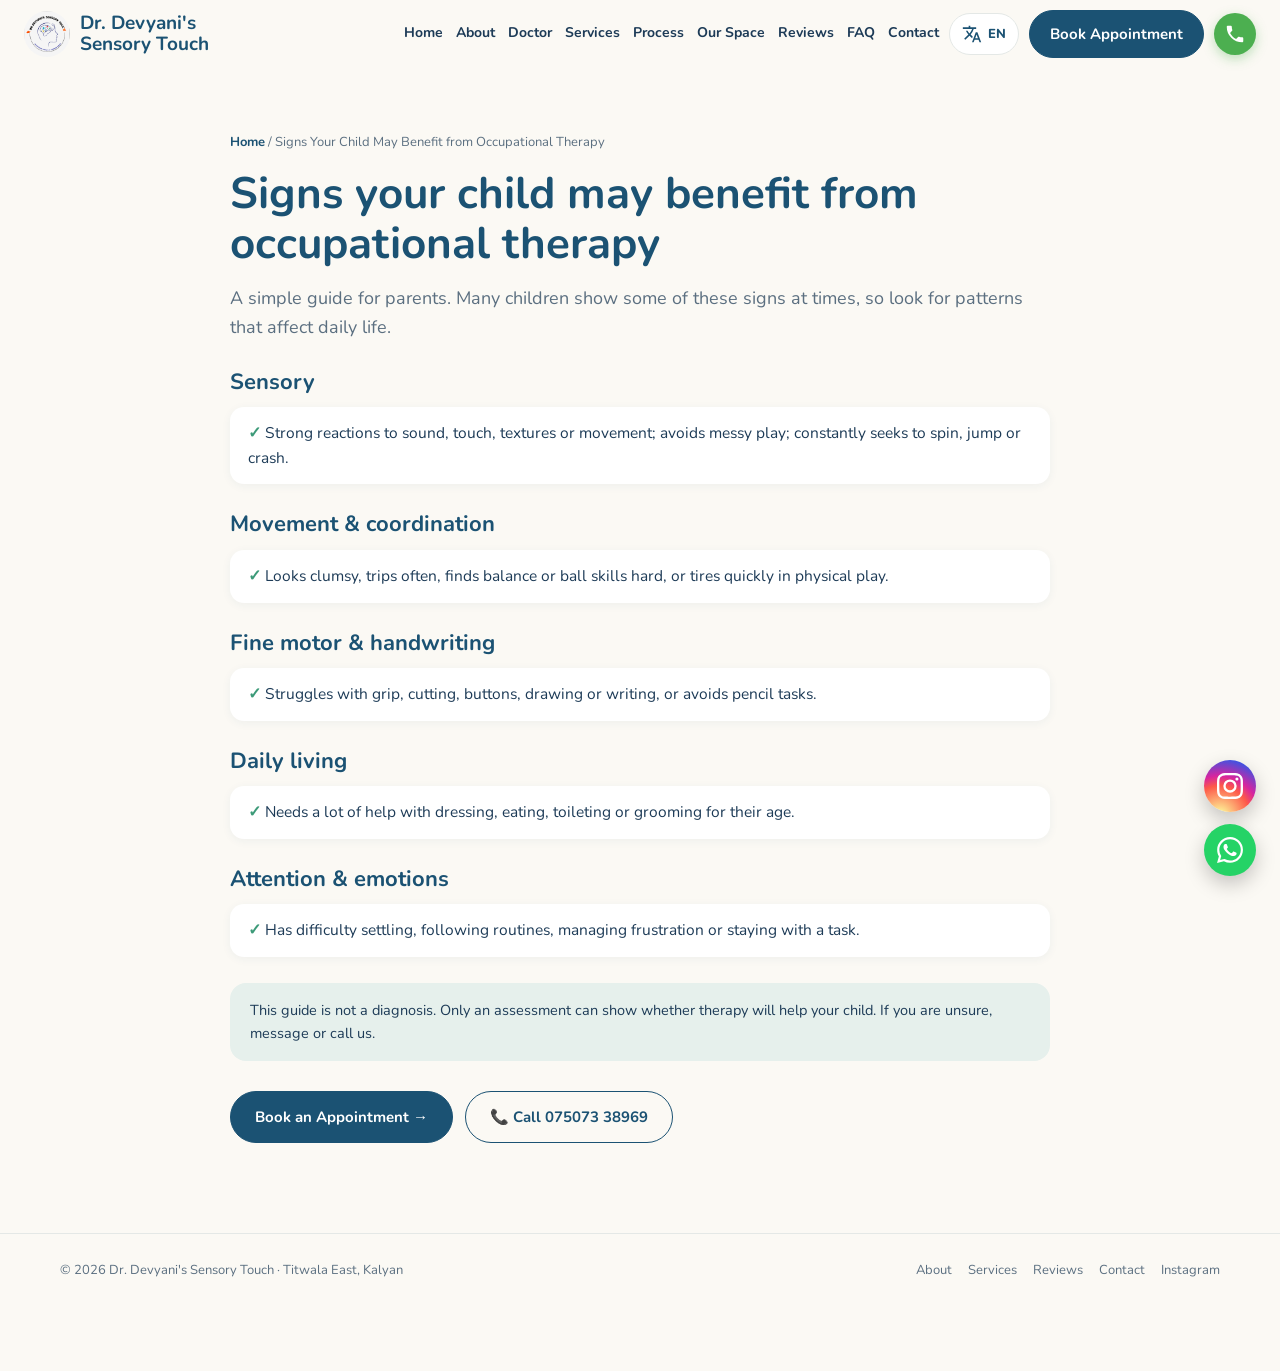
<file: signs-child-needs-occupational-therapy.html>
<!DOCTYPE html>
<html lang="en"><head><meta charset="UTF-8"><meta name="viewport" content="width=device-width, initial-scale=1.0">
<title>Signs Your Child May Benefit from Occupational Therapy | Dr. Devyani's Sensory Touch, Titwala East</title>
<meta name="description" content="Common signs that a child may benefit from pediatric occupational therapy: sensory, movement, handwriting, daily living and attention. Parent guide from Titwala East, Kalyan.">
<link rel="canonical" href="https://sensorytouch.vercel.app/signs-child-needs-occupational-therapy.html"><link rel="icon" type="image/png" href="logo.png">
<link href="https://fonts.googleapis.com/css2?family=Nunito:wght@400;600;700;800&family=Caveat:wght@500;600&display=swap" rel="stylesheet">
<link rel="stylesheet" href="style.css"></head><body>
<header><nav>
<a class="lg" href="index.html#home"><img src="logo.png" alt="Dr. Devyani's Sensory Touch logo"><span><b>Dr. Devyani's Sensory Touch</b><small>Occupational Therapy &amp; Learning Centre</small></span></a>
<div class="nl" id="nl"><a href="index.html#home">Home</a><a href="index.html#about">About</a><a href="doctor.html">Doctor</a><a href="index.html#services">Services</a><a href="therapy-journey.html">Process</a><a href="index.html#space">Our Space</a><a href="index.html#reviews">Reviews</a><a href="index.html#faq">FAQ</a><a href="index.html#contact">Contact</a></div>
<div class="nc"><a class="btn" href="index.html#contact">Book Appointment</a><a class="hcall" href="tel:+917507338969" aria-label="Call us" title="Call 075073 38969"><svg aria-hidden="true" focusable="false"><use href="#i-call"/></svg></a><button class="mt" id="mt" aria-label="Menu"><svg viewBox="0 0 24 24" fill="none" stroke="currentColor" stroke-width="2"><path d="M3 6h18M3 12h18M3 18h18"/></svg></button></div>
</nav></header>
<section><div class="pg"><div class="bc"><a href="index.html">Home</a> / <span>Signs Your Child May Benefit from Occupational Therapy</span></div><h1>Signs your child may benefit from occupational therapy</h1><p class="lead">A simple guide for parents. Many children show some of these signs at times, so look for patterns that affect daily life.</p><h2>Sensory</h2><ul><li>Strong reactions to sound, touch, textures or movement; avoids messy play; constantly seeks to spin, jump or crash.</li></ul><h2>Movement &amp; coordination</h2><ul><li>Looks clumsy, trips often, finds balance or ball skills hard, or tires quickly in physical play.</li></ul><h2>Fine motor &amp; handwriting</h2><ul><li>Struggles with grip, cutting, buttons, drawing or writing, or avoids pencil tasks.</li></ul><h2>Daily living</h2><ul><li>Needs a lot of help with dressing, eating, toileting or grooming for their age.</li></ul><h2>Attention &amp; emotions</h2><ul><li>Has difficulty settling, following routines, managing frustration or staying with a task.</li></ul><div class="note">This guide is not a diagnosis. Only an assessment can show whether therapy will help your child. If you are unsure, message or call us.</div>
<div class="ct" style="margin-top:30px"><a class="btn" href="index.html#contact">Book an Appointment →</a><a class="btn o" href="tel:+917507338969">📞 Call 075073 38969</a></div></div></section>
<footer><div class="w"><span>© 2026 Dr. Devyani's Sensory Touch · Titwala East, Kalyan</span><nav><a href="index.html#about">About</a><a href="index.html#services">Services</a><a href="index.html#reviews">Reviews</a><a href="index.html#contact">Contact</a><a href="https://www.instagram.com/dr.devyani_sensorytouch_" target="_blank" rel="noopener noreferrer">Instagram</a></nav></div></footer>
<svg width="0" height="0" style="position:absolute" aria-hidden="true" focusable="false"><symbol id="i-wa" viewBox="0 0 24 24"><path d="M17.472 14.382c-.297-.149-1.758-.867-2.03-.967-.273-.099-.471-.148-.67.15-.197.297-.767.966-.94 1.164-.173.199-.347.223-.644.075-.297-.15-1.255-.463-2.39-1.475-.883-.788-1.48-1.761-1.653-2.059-.173-.297-.018-.458.13-.606.134-.133.298-.347.446-.52s.198-.298.298-.497c.099-.198.05-.371-.025-.52s-.669-1.612-.916-2.207c-.242-.579-.487-.5-.669-.51a13 13 0 0 0-.57-.01c-.198 0-.52.074-.792.372-.272.297-1.04 1.016-1.04 2.479 0 1.462 1.065 2.875 1.213 3.074s2.096 3.2 5.077 4.487c.709.306 1.262.489 1.694.625.712.227 1.36.195 1.871.118.571-.085 1.758-.719 2.006-1.413s.248-1.289.173-1.413c-.074-.124-.272-.198-.57-.347m-5.421 7.403h-.004a9.87 9.87 0 0 1-5.031-1.378l-.361-.214-3.741.982.998-3.648-.235-.374a9.86 9.86 0 0 1-1.51-5.26c.001-5.45 4.436-9.884 9.888-9.884 2.64 0 5.122 1.03 6.988 2.898a9.82 9.82 0 0 1 2.893 6.994c-.003 5.45-4.437 9.884-9.885 9.884m8.413-18.297A11.82 11.82 0 0 0 12.05 0C5.495 0 .16 5.335.157 11.892c0 2.096.547 4.142 1.588 5.945L.057 24l6.305-1.654a11.9 11.9 0 0 0 5.683 1.448h.005c6.554 0 11.89-5.335 11.893-11.893a11.82 11.82 0 0 0-3.48-8.413"/></symbol><symbol id="i-ig" viewBox="0 0 24 24"><path d="M7.03.084c-1.277.06-2.149.264-2.91.563a5.9 5.9 0 0 0-2.124 1.388 5.9 5.9 0 0 0-1.38 2.127C.321 4.926.12 5.8.064 7.076s-.069 1.688-.063 4.947.021 3.667.083 4.947c.061 1.277.264 2.149.563 2.911.308.789.72 1.457 1.388 2.123a5.9 5.9 0 0 0 2.129 1.38c.763.295 1.636.496 2.913.552 1.278.056 1.689.069 4.947.063s3.668-.021 4.947-.082c1.28-.06 2.147-.265 2.91-.563a5.9 5.9 0 0 0 2.123-1.388 5.9 5.9 0 0 0 1.38-2.129c.295-.763.496-1.636.551-2.912.056-1.28.07-1.69.063-4.948-.006-3.258-.02-3.667-.081-4.947-.06-1.28-.264-2.148-.564-2.911a5.9 5.9 0 0 0-1.387-2.123 5.86 5.86 0 0 0-2.128-1.38C19.074.322 18.202.12 16.924.066 15.647.009 15.236-.006 11.977 0S8.31.021 7.03.084m.14 21.693c-1.17-.05-1.805-.245-2.228-.408a3.7 3.7 0 0 1-1.382-.895 3.7 3.7 0 0 1-.9-1.378c-.165-.423-.363-1.058-.417-2.228-.06-1.264-.072-1.644-.08-4.848-.006-3.204.006-3.583.061-4.848.05-1.169.246-1.805.408-2.228.216-.561.477-.96.895-1.382a3.7 3.7 0 0 1 1.379-.9c.423-.165 1.057-.361 2.227-.417 1.265-.06 1.644-.072 4.848-.08 3.203-.006 3.583.006 4.85.062 1.168.05 1.804.244 2.227.408.56.216.96.475 1.382.895s.681.817.9 1.378c.165.422.362 1.056.417 2.227.06 1.265.074 1.645.08 4.848.005 3.203-.006 3.583-.061 4.848-.051 1.17-.245 1.805-.408 2.23-.216.56-.477.96-.896 1.38a3.7 3.7 0 0 1-1.378.9c-.422.165-1.058.362-2.226.418-1.266.06-1.645.072-4.85.079s-3.582-.006-4.848-.06m9.783-16.192a1.44 1.44 0 1 0 1.437-1.442 1.44 1.44 0 0 0-1.437 1.442M5.839 12.012a6.161 6.161 0 1 0 12.323-.024 6.162 6.162 0 0 0-12.323.024M8 12.008A4 4 0 1 1 12.008 16 4 4 0 0 1 8 12.008"/></symbol><symbol id="i-call" viewBox="0 0 24 24"><path d="M6.62 10.79c1.44 2.83 3.76 5.15 6.59 6.59l2.2-2.2c.28-.28.67-.36 1.02-.25 1.12.37 2.32.57 3.57.57a1 1 0 0 1 1 1V20a1 1 0 0 1-1 1A17 17 0 0 1 3 4a1 1 0 0 1 1-1h3.5a1 1 0 0 1 1 1c0 1.25.2 2.45.57 3.57.11.35.03.74-.25 1.02z"/></symbol></svg><div class="tb"><a href="index.html#home"><svg viewBox="0 0 24 24" fill="none" stroke="currentColor" stroke-width="1.8"><path d="M3 11l9-8 9 8M5 10v10h14V10M10 20v-6h4v6"/></svg>Home</a><a href="index.html#services"><svg viewBox="0 0 24 24" fill="none" stroke="currentColor" stroke-width="1.8"><circle cx="12" cy="12" r="3"/><path d="M12 3v3M12 18v3M3 12h3M18 12h3M5.6 5.6l2.1 2.1M16.3 16.3l2.1 2.1M18.4 5.6l-2.1 2.1M7.7 16.3l-2.1 2.1"/></svg>Services</a><a href="index.html#contact"><svg viewBox="0 0 24 24" fill="none" stroke="currentColor" stroke-width="1.8"><rect x="4" y="5" width="16" height="15" rx="2"/><path d="M8 3v4M16 3v4M4 10h16"/></svg>Book</a><a href="index.html#reviews"><svg viewBox="0 0 24 24" fill="none" stroke="currentColor" stroke-width="1.8"><path d="M12 3l2.7 5.6 6.1.8-4.5 4.3 1.1 6.1L12 17l-5.4 2.8 1.1-6.1L3.2 9.4l6.1-.8z"/></svg>Reviews</a><a href="index.html#faq"><svg viewBox="0 0 24 24" fill="none" stroke="currentColor" stroke-width="1.8"><circle cx="5" cy="12" r="1"/><circle cx="12" cy="12" r="1"/><circle cx="19" cy="12" r="1"/></svg>More</a></div><div class="fl"><a class="fi" href="https://www.instagram.com/dr.devyani_sensorytouch_" target="_blank" rel="noopener noreferrer" aria-label="Instagram"><svg aria-hidden="true" focusable="false"><use href="#i-ig"/></svg></a><a class="fw" href="https://wa.me/917507338969" target="_blank" rel="noopener noreferrer" aria-label="WhatsApp"><svg aria-hidden="true" focusable="false"><use href="#i-wa"/></svg></a></div>
<script src="translations.js"></script><script src="script.js"></script></body></html>
</file>
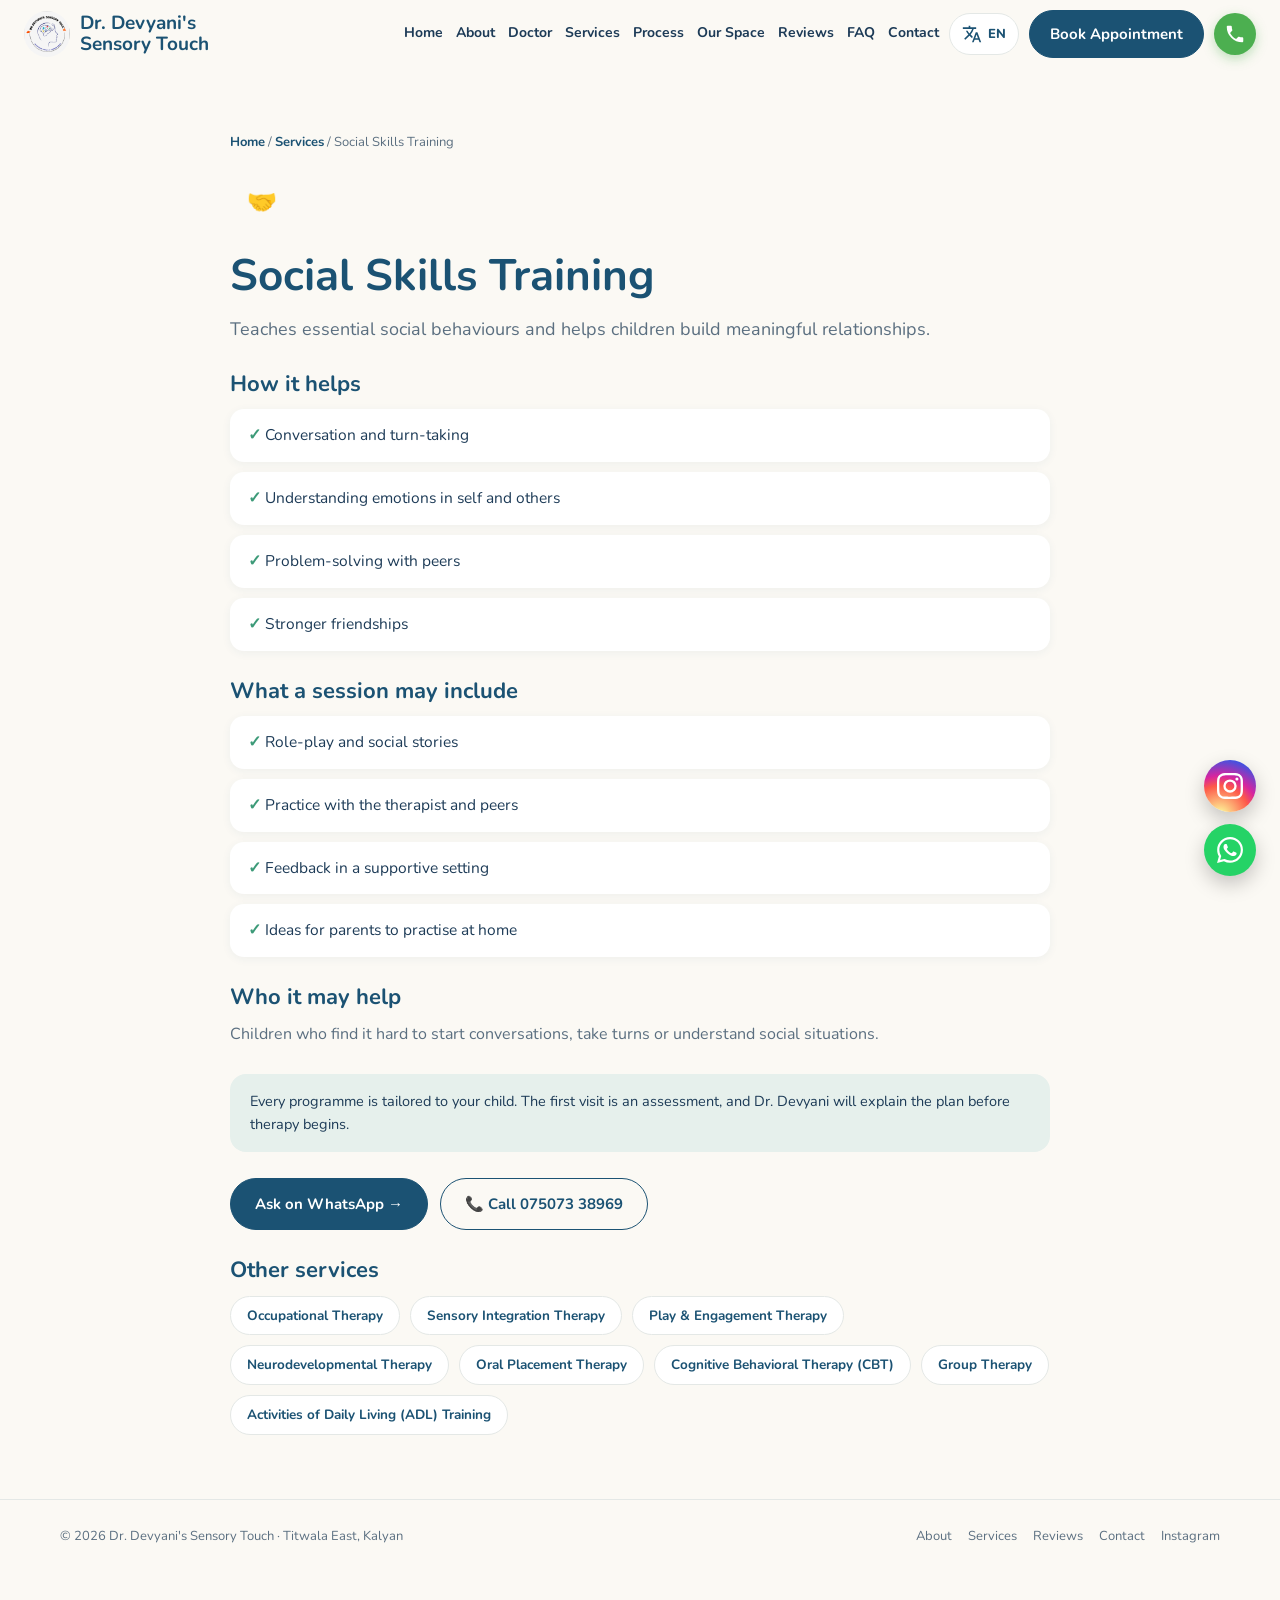
<file: social-skills-training.html>
<!DOCTYPE html>
<html lang="en"><head><meta charset="UTF-8"><meta name="viewport" content="width=device-width, initial-scale=1.0">
<title>Social Skills Training in Titwala East, Kalyan | Dr. Devyani's Sensory Touch</title>
<meta name="description" content="Teaches essential social behaviours and helps children build meaningful relationships. Pediatric Social Skills Training at Dr. Devyani's Sensory Touch, Titwala East, Kalyan.">
<link rel="canonical" href="https://sensorytouch.vercel.app/social-skills-training.html"><link rel="icon" type="image/png" href="logo.png">
<link href="https://fonts.googleapis.com/css2?family=Nunito:wght@400;600;700;800&family=Caveat:wght@500;600&display=swap" rel="stylesheet">
<link rel="stylesheet" href="style.css"></head><body>
<header><nav>
<a class="lg" href="index.html#home"><img src="logo.png" alt="Dr. Devyani's Sensory Touch logo"><span><b>Dr. Devyani's Sensory Touch</b><small>Occupational Therapy &amp; Learning Centre</small></span></a>
<div class="nl" id="nl"><a href="index.html#home">Home</a><a href="index.html#about">About</a><a href="doctor.html">Doctor</a><a href="index.html#services">Services</a><a href="therapy-journey.html">Process</a><a href="index.html#space">Our Space</a><a href="index.html#reviews">Reviews</a><a href="index.html#faq">FAQ</a><a href="index.html#contact">Contact</a></div>
<div class="nc"><a class="btn" href="index.html#contact">Book Appointment</a><a class="hcall" href="tel:+917507338969" aria-label="Call us" title="Call 075073 38969"><svg aria-hidden="true" focusable="false"><use href="#i-call"/></svg></a><button class="mt" id="mt" aria-label="Menu"><svg viewBox="0 0 24 24" fill="none" stroke="currentColor" stroke-width="2"><path d="M3 6h18M3 12h18M3 18h18"/></svg></button></div>
</nav></header>
<section><div class="pg"><div class="bc"><a href="index.html">Home</a> / <a href="index.html#services">Services</a> / <span>Social Skills Training</span></div>
<div class="si" >🤝</div><h1>Social Skills Training</h1><p class="lead">Teaches essential social behaviours and helps children build meaningful relationships.</p>
<h2>How it helps</h2><ul><li>Conversation and turn-taking</li><li>Understanding emotions in self and others</li><li>Problem-solving with peers</li><li>Stronger friendships</li></ul>
<h2>What a session may include</h2><ul><li>Role-play and social stories</li><li>Practice with the therapist and peers</li><li>Feedback in a supportive setting</li><li>Ideas for parents to practise at home</li></ul>
<h2>Who it may help</h2><p style="color:var(--soft)">Children who find it hard to start conversations, take turns or understand social situations.</p>
<div class="note">Every programme is tailored to your child. The first visit is an assessment, and Dr. Devyani will explain the plan before therapy begins.</div>
<div class="ct" style="margin-top:26px"><a class="btn" href="https://wa.me/917507338969?text=Hello%20Dr.%20Devyani%2C%20I%27d%20like%20to%20know%20more%20about%20Social%20Skills%20Training%20for%20my%20child." target="_blank" rel="noopener noreferrer">Ask on WhatsApp →</a><a class="btn o" href="tel:+917507338969">📞 Call 075073 38969</a></div>
<h2>Other services</h2><div class="ot"><a href="occupational-therapy.html">Occupational Therapy</a><a href="sensory-integration-therapy.html">Sensory Integration Therapy</a><a href="play-engagement-therapy.html">Play &amp; Engagement Therapy</a><a href="neurodevelopmental-therapy.html">Neurodevelopmental Therapy</a><a href="oral-placement-therapy.html">Oral Placement Therapy</a><a href="cbt-therapy.html">Cognitive Behavioral Therapy (CBT)</a><a href="group-therapy.html">Group Therapy</a><a href="adl-training.html">Activities of Daily Living (ADL) Training</a></div></div></section>
<footer><div class="w"><span>© 2026 Dr. Devyani's Sensory Touch · Titwala East, Kalyan</span><nav><a href="index.html#about">About</a><a href="index.html#services">Services</a><a href="index.html#reviews">Reviews</a><a href="index.html#contact">Contact</a><a href="https://www.instagram.com/dr.devyani_sensorytouch_" target="_blank" rel="noopener noreferrer">Instagram</a></nav></div></footer>
<svg width="0" height="0" style="position:absolute" aria-hidden="true" focusable="false"><symbol id="i-wa" viewBox="0 0 24 24"><path d="M17.472 14.382c-.297-.149-1.758-.867-2.03-.967-.273-.099-.471-.148-.67.15-.197.297-.767.966-.94 1.164-.173.199-.347.223-.644.075-.297-.15-1.255-.463-2.39-1.475-.883-.788-1.48-1.761-1.653-2.059-.173-.297-.018-.458.13-.606.134-.133.298-.347.446-.52s.198-.298.298-.497c.099-.198.05-.371-.025-.52s-.669-1.612-.916-2.207c-.242-.579-.487-.5-.669-.51a13 13 0 0 0-.57-.01c-.198 0-.52.074-.792.372-.272.297-1.04 1.016-1.04 2.479 0 1.462 1.065 2.875 1.213 3.074s2.096 3.2 5.077 4.487c.709.306 1.262.489 1.694.625.712.227 1.36.195 1.871.118.571-.085 1.758-.719 2.006-1.413s.248-1.289.173-1.413c-.074-.124-.272-.198-.57-.347m-5.421 7.403h-.004a9.87 9.87 0 0 1-5.031-1.378l-.361-.214-3.741.982.998-3.648-.235-.374a9.86 9.86 0 0 1-1.51-5.26c.001-5.45 4.436-9.884 9.888-9.884 2.64 0 5.122 1.03 6.988 2.898a9.82 9.82 0 0 1 2.893 6.994c-.003 5.45-4.437 9.884-9.885 9.884m8.413-18.297A11.82 11.82 0 0 0 12.05 0C5.495 0 .16 5.335.157 11.892c0 2.096.547 4.142 1.588 5.945L.057 24l6.305-1.654a11.9 11.9 0 0 0 5.683 1.448h.005c6.554 0 11.89-5.335 11.893-11.893a11.82 11.82 0 0 0-3.48-8.413"/></symbol><symbol id="i-ig" viewBox="0 0 24 24"><path d="M7.03.084c-1.277.06-2.149.264-2.91.563a5.9 5.9 0 0 0-2.124 1.388 5.9 5.9 0 0 0-1.38 2.127C.321 4.926.12 5.8.064 7.076s-.069 1.688-.063 4.947.021 3.667.083 4.947c.061 1.277.264 2.149.563 2.911.308.789.72 1.457 1.388 2.123a5.9 5.9 0 0 0 2.129 1.38c.763.295 1.636.496 2.913.552 1.278.056 1.689.069 4.947.063s3.668-.021 4.947-.082c1.28-.06 2.147-.265 2.91-.563a5.9 5.9 0 0 0 2.123-1.388 5.9 5.9 0 0 0 1.38-2.129c.295-.763.496-1.636.551-2.912.056-1.28.07-1.69.063-4.948-.006-3.258-.02-3.667-.081-4.947-.06-1.28-.264-2.148-.564-2.911a5.9 5.9 0 0 0-1.387-2.123 5.86 5.86 0 0 0-2.128-1.38C19.074.322 18.202.12 16.924.066 15.647.009 15.236-.006 11.977 0S8.31.021 7.03.084m.14 21.693c-1.17-.05-1.805-.245-2.228-.408a3.7 3.7 0 0 1-1.382-.895 3.7 3.7 0 0 1-.9-1.378c-.165-.423-.363-1.058-.417-2.228-.06-1.264-.072-1.644-.08-4.848-.006-3.204.006-3.583.061-4.848.05-1.169.246-1.805.408-2.228.216-.561.477-.96.895-1.382a3.7 3.7 0 0 1 1.379-.9c.423-.165 1.057-.361 2.227-.417 1.265-.06 1.644-.072 4.848-.08 3.203-.006 3.583.006 4.85.062 1.168.05 1.804.244 2.227.408.56.216.96.475 1.382.895s.681.817.9 1.378c.165.422.362 1.056.417 2.227.06 1.265.074 1.645.08 4.848.005 3.203-.006 3.583-.061 4.848-.051 1.17-.245 1.805-.408 2.23-.216.56-.477.96-.896 1.38a3.7 3.7 0 0 1-1.378.9c-.422.165-1.058.362-2.226.418-1.266.06-1.645.072-4.85.079s-3.582-.006-4.848-.06m9.783-16.192a1.44 1.44 0 1 0 1.437-1.442 1.44 1.44 0 0 0-1.437 1.442M5.839 12.012a6.161 6.161 0 1 0 12.323-.024 6.162 6.162 0 0 0-12.323.024M8 12.008A4 4 0 1 1 12.008 16 4 4 0 0 1 8 12.008"/></symbol><symbol id="i-call" viewBox="0 0 24 24"><path d="M6.62 10.79c1.44 2.83 3.76 5.15 6.59 6.59l2.2-2.2c.28-.28.67-.36 1.02-.25 1.12.37 2.32.57 3.57.57a1 1 0 0 1 1 1V20a1 1 0 0 1-1 1A17 17 0 0 1 3 4a1 1 0 0 1 1-1h3.5a1 1 0 0 1 1 1c0 1.25.2 2.45.57 3.57.11.35.03.74-.25 1.02z"/></symbol></svg><div class="tb"><a href="index.html#home"><svg viewBox="0 0 24 24" fill="none" stroke="currentColor" stroke-width="1.8"><path d="M3 11l9-8 9 8M5 10v10h14V10M10 20v-6h4v6"/></svg>Home</a><a href="index.html#services"><svg viewBox="0 0 24 24" fill="none" stroke="currentColor" stroke-width="1.8"><circle cx="12" cy="12" r="3"/><path d="M12 3v3M12 18v3M3 12h3M18 12h3M5.6 5.6l2.1 2.1M16.3 16.3l2.1 2.1M18.4 5.6l-2.1 2.1M7.7 16.3l-2.1 2.1"/></svg>Services</a><a href="index.html#contact"><svg viewBox="0 0 24 24" fill="none" stroke="currentColor" stroke-width="1.8"><rect x="4" y="5" width="16" height="15" rx="2"/><path d="M8 3v4M16 3v4M4 10h16"/></svg>Book</a><a href="index.html#reviews"><svg viewBox="0 0 24 24" fill="none" stroke="currentColor" stroke-width="1.8"><path d="M12 3l2.7 5.6 6.1.8-4.5 4.3 1.1 6.1L12 17l-5.4 2.8 1.1-6.1L3.2 9.4l6.1-.8z"/></svg>Reviews</a><a href="index.html#faq"><svg viewBox="0 0 24 24" fill="none" stroke="currentColor" stroke-width="1.8"><circle cx="5" cy="12" r="1"/><circle cx="12" cy="12" r="1"/><circle cx="19" cy="12" r="1"/></svg>More</a></div><div class="fl"><a class="fi" href="https://www.instagram.com/dr.devyani_sensorytouch_" target="_blank" rel="noopener noreferrer" aria-label="Instagram"><svg aria-hidden="true" focusable="false"><use href="#i-ig"/></svg></a><a class="fw" href="https://wa.me/917507338969" target="_blank" rel="noopener noreferrer" aria-label="WhatsApp"><svg aria-hidden="true" focusable="false"><use href="#i-wa"/></svg></a></div>

<script src="translations.js"></script><script src="script.js"></script></body></html>
</file>
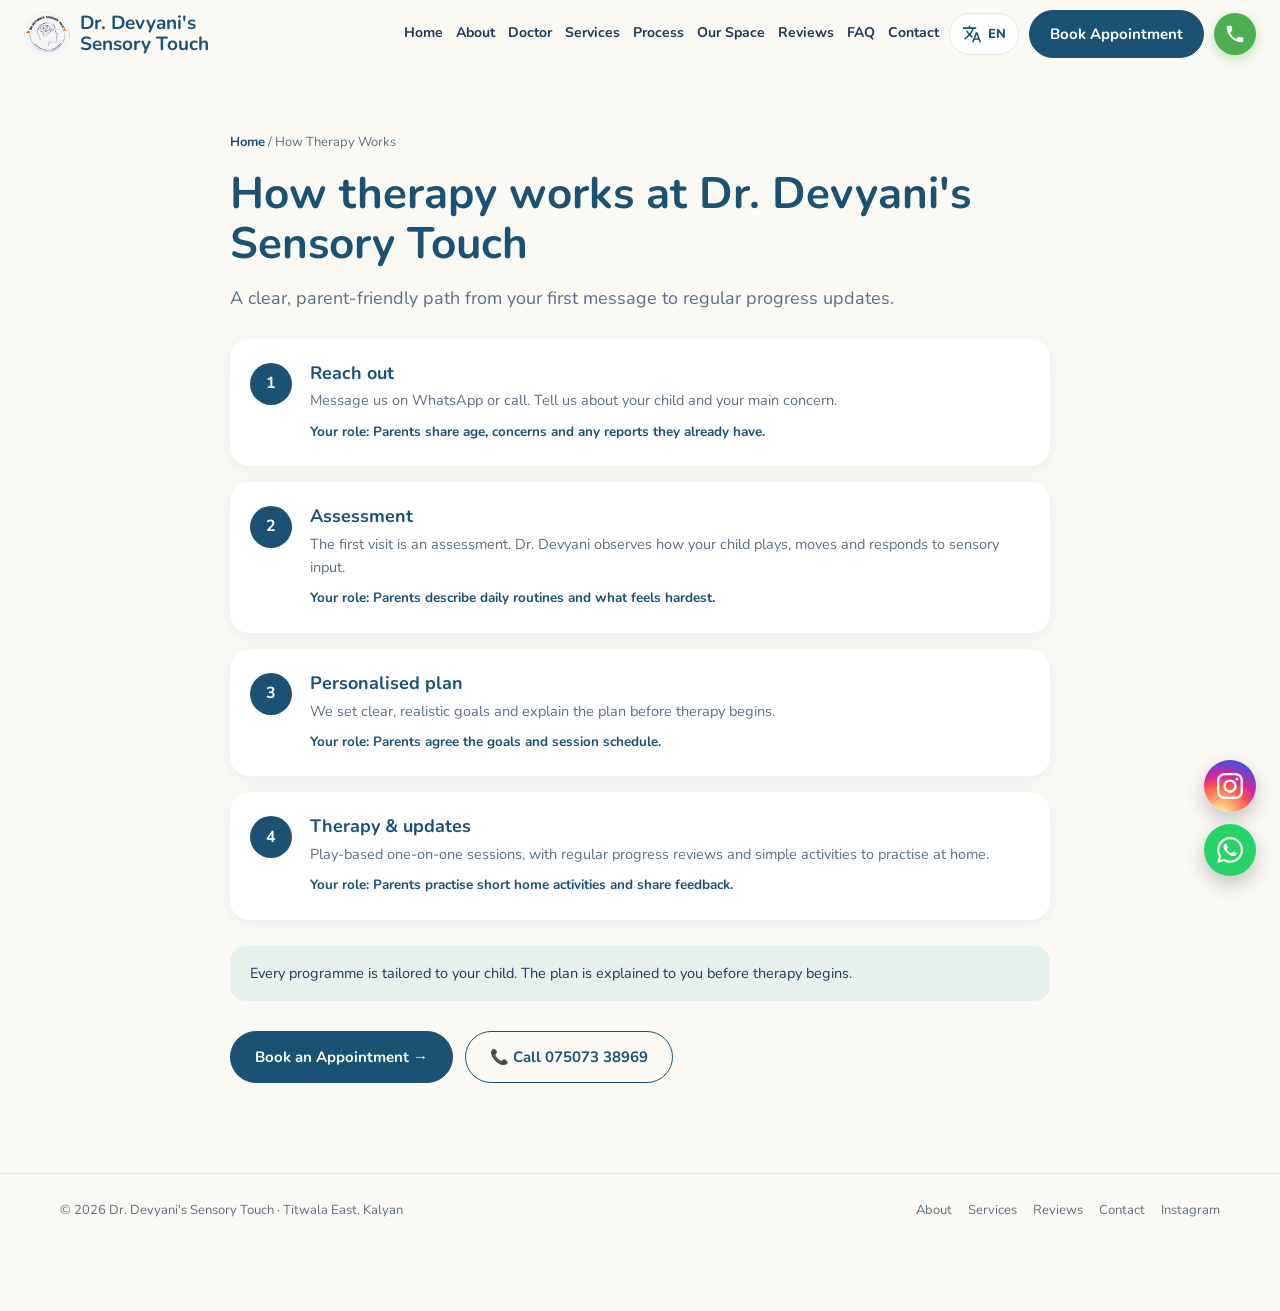
<file: therapy-journey.html>
<!DOCTYPE html>
<html lang="en"><head><meta charset="UTF-8"><meta name="viewport" content="width=device-width, initial-scale=1.0">
<title>How Therapy Works | Dr. Devyani's Sensory Touch, Titwala East</title>
<meta name="description" content="Step-by-step: how pediatric occupational therapy works at Dr. Devyani's Sensory Touch in Titwala East, Kalyan, from first enquiry to progress updates.">
<link rel="canonical" href="https://sensorytouch.vercel.app/therapy-journey.html"><link rel="icon" type="image/png" href="logo.png">
<link href="https://fonts.googleapis.com/css2?family=Nunito:wght@400;600;700;800&family=Caveat:wght@500;600&display=swap" rel="stylesheet">
<link rel="stylesheet" href="style.css"></head><body>
<header><nav>
<a class="lg" href="index.html#home"><img src="logo.png" alt="Dr. Devyani's Sensory Touch logo"><span><b>Dr. Devyani's Sensory Touch</b><small>Occupational Therapy &amp; Learning Centre</small></span></a>
<div class="nl" id="nl"><a href="index.html#home">Home</a><a href="index.html#about">About</a><a href="doctor.html">Doctor</a><a href="index.html#services">Services</a><a href="therapy-journey.html">Process</a><a href="index.html#space">Our Space</a><a href="index.html#reviews">Reviews</a><a href="index.html#faq">FAQ</a><a href="index.html#contact">Contact</a></div>
<div class="nc"><a class="btn" href="index.html#contact">Book Appointment</a><a class="hcall" href="tel:+917507338969" aria-label="Call us" title="Call 075073 38969"><svg aria-hidden="true" focusable="false"><use href="#i-call"/></svg></a><button class="mt" id="mt" aria-label="Menu"><svg viewBox="0 0 24 24" fill="none" stroke="currentColor" stroke-width="2"><path d="M3 6h18M3 12h18M3 18h18"/></svg></button></div>
</nav></header>
<section><div class="pg"><div class="bc"><a href="index.html">Home</a> / <span>How Therapy Works</span></div><h1>How therapy works at Dr. Devyani's Sensory Touch</h1><p class="lead">A clear, parent-friendly path from your first message to regular progress updates.</p><div class="pj"><div class="ps ph"><b>1</b><div><h3>Reach out</h3><p>Message us on WhatsApp or call. Tell us about your child and your main concern.</p><p class="pp">Your role: Parents share age, concerns and any reports they already have.</p></div></div><div class="ps ph"><b>2</b><div><h3>Assessment</h3><p>The first visit is an assessment. Dr. Devyani observes how your child plays, moves and responds to sensory input.</p><p class="pp">Your role: Parents describe daily routines and what feels hardest.</p></div></div><div class="ps ph"><b>3</b><div><h3>Personalised plan</h3><p>We set clear, realistic goals and explain the plan before therapy begins.</p><p class="pp">Your role: Parents agree the goals and session schedule.</p></div></div><div class="ps ph"><b>4</b><div><h3>Therapy &amp; updates</h3><p>Play-based one-on-one sessions, with regular progress reviews and simple activities to practise at home.</p><p class="pp">Your role: Parents practise short home activities and share feedback.</p></div></div></div><div class="note">Every programme is tailored to your child. The plan is explained to you before therapy begins.</div>
<div class="ct" style="margin-top:30px"><a class="btn" href="index.html#contact">Book an Appointment →</a><a class="btn o" href="tel:+917507338969">📞 Call 075073 38969</a></div></div></section>
<footer><div class="w"><span>© 2026 Dr. Devyani's Sensory Touch · Titwala East, Kalyan</span><nav><a href="index.html#about">About</a><a href="index.html#services">Services</a><a href="index.html#reviews">Reviews</a><a href="index.html#contact">Contact</a><a href="https://www.instagram.com/dr.devyani_sensorytouch_" target="_blank" rel="noopener noreferrer">Instagram</a></nav></div></footer>
<svg width="0" height="0" style="position:absolute" aria-hidden="true" focusable="false"><symbol id="i-wa" viewBox="0 0 24 24"><path d="M17.472 14.382c-.297-.149-1.758-.867-2.03-.967-.273-.099-.471-.148-.67.15-.197.297-.767.966-.94 1.164-.173.199-.347.223-.644.075-.297-.15-1.255-.463-2.39-1.475-.883-.788-1.48-1.761-1.653-2.059-.173-.297-.018-.458.13-.606.134-.133.298-.347.446-.52s.198-.298.298-.497c.099-.198.05-.371-.025-.52s-.669-1.612-.916-2.207c-.242-.579-.487-.5-.669-.51a13 13 0 0 0-.57-.01c-.198 0-.52.074-.792.372-.272.297-1.04 1.016-1.04 2.479 0 1.462 1.065 2.875 1.213 3.074s2.096 3.2 5.077 4.487c.709.306 1.262.489 1.694.625.712.227 1.36.195 1.871.118.571-.085 1.758-.719 2.006-1.413s.248-1.289.173-1.413c-.074-.124-.272-.198-.57-.347m-5.421 7.403h-.004a9.87 9.87 0 0 1-5.031-1.378l-.361-.214-3.741.982.998-3.648-.235-.374a9.86 9.86 0 0 1-1.51-5.26c.001-5.45 4.436-9.884 9.888-9.884 2.64 0 5.122 1.03 6.988 2.898a9.82 9.82 0 0 1 2.893 6.994c-.003 5.45-4.437 9.884-9.885 9.884m8.413-18.297A11.82 11.82 0 0 0 12.05 0C5.495 0 .16 5.335.157 11.892c0 2.096.547 4.142 1.588 5.945L.057 24l6.305-1.654a11.9 11.9 0 0 0 5.683 1.448h.005c6.554 0 11.89-5.335 11.893-11.893a11.82 11.82 0 0 0-3.48-8.413"/></symbol><symbol id="i-ig" viewBox="0 0 24 24"><path d="M7.03.084c-1.277.06-2.149.264-2.91.563a5.9 5.9 0 0 0-2.124 1.388 5.9 5.9 0 0 0-1.38 2.127C.321 4.926.12 5.8.064 7.076s-.069 1.688-.063 4.947.021 3.667.083 4.947c.061 1.277.264 2.149.563 2.911.308.789.72 1.457 1.388 2.123a5.9 5.9 0 0 0 2.129 1.38c.763.295 1.636.496 2.913.552 1.278.056 1.689.069 4.947.063s3.668-.021 4.947-.082c1.28-.06 2.147-.265 2.91-.563a5.9 5.9 0 0 0 2.123-1.388 5.9 5.9 0 0 0 1.38-2.129c.295-.763.496-1.636.551-2.912.056-1.28.07-1.69.063-4.948-.006-3.258-.02-3.667-.081-4.947-.06-1.28-.264-2.148-.564-2.911a5.9 5.9 0 0 0-1.387-2.123 5.86 5.86 0 0 0-2.128-1.38C19.074.322 18.202.12 16.924.066 15.647.009 15.236-.006 11.977 0S8.31.021 7.03.084m.14 21.693c-1.17-.05-1.805-.245-2.228-.408a3.7 3.7 0 0 1-1.382-.895 3.7 3.7 0 0 1-.9-1.378c-.165-.423-.363-1.058-.417-2.228-.06-1.264-.072-1.644-.08-4.848-.006-3.204.006-3.583.061-4.848.05-1.169.246-1.805.408-2.228.216-.561.477-.96.895-1.382a3.7 3.7 0 0 1 1.379-.9c.423-.165 1.057-.361 2.227-.417 1.265-.06 1.644-.072 4.848-.08 3.203-.006 3.583.006 4.85.062 1.168.05 1.804.244 2.227.408.56.216.96.475 1.382.895s.681.817.9 1.378c.165.422.362 1.056.417 2.227.06 1.265.074 1.645.08 4.848.005 3.203-.006 3.583-.061 4.848-.051 1.17-.245 1.805-.408 2.23-.216.56-.477.96-.896 1.38a3.7 3.7 0 0 1-1.378.9c-.422.165-1.058.362-2.226.418-1.266.06-1.645.072-4.85.079s-3.582-.006-4.848-.06m9.783-16.192a1.44 1.44 0 1 0 1.437-1.442 1.44 1.44 0 0 0-1.437 1.442M5.839 12.012a6.161 6.161 0 1 0 12.323-.024 6.162 6.162 0 0 0-12.323.024M8 12.008A4 4 0 1 1 12.008 16 4 4 0 0 1 8 12.008"/></symbol><symbol id="i-call" viewBox="0 0 24 24"><path d="M6.62 10.79c1.44 2.83 3.76 5.15 6.59 6.59l2.2-2.2c.28-.28.67-.36 1.02-.25 1.12.37 2.32.57 3.57.57a1 1 0 0 1 1 1V20a1 1 0 0 1-1 1A17 17 0 0 1 3 4a1 1 0 0 1 1-1h3.5a1 1 0 0 1 1 1c0 1.25.2 2.45.57 3.57.11.35.03.74-.25 1.02z"/></symbol></svg><div class="tb"><a href="index.html#home"><svg viewBox="0 0 24 24" fill="none" stroke="currentColor" stroke-width="1.8"><path d="M3 11l9-8 9 8M5 10v10h14V10M10 20v-6h4v6"/></svg>Home</a><a href="index.html#services"><svg viewBox="0 0 24 24" fill="none" stroke="currentColor" stroke-width="1.8"><circle cx="12" cy="12" r="3"/><path d="M12 3v3M12 18v3M3 12h3M18 12h3M5.6 5.6l2.1 2.1M16.3 16.3l2.1 2.1M18.4 5.6l-2.1 2.1M7.7 16.3l-2.1 2.1"/></svg>Services</a><a href="index.html#contact"><svg viewBox="0 0 24 24" fill="none" stroke="currentColor" stroke-width="1.8"><rect x="4" y="5" width="16" height="15" rx="2"/><path d="M8 3v4M16 3v4M4 10h16"/></svg>Book</a><a href="index.html#reviews"><svg viewBox="0 0 24 24" fill="none" stroke="currentColor" stroke-width="1.8"><path d="M12 3l2.7 5.6 6.1.8-4.5 4.3 1.1 6.1L12 17l-5.4 2.8 1.1-6.1L3.2 9.4l6.1-.8z"/></svg>Reviews</a><a href="index.html#faq"><svg viewBox="0 0 24 24" fill="none" stroke="currentColor" stroke-width="1.8"><circle cx="5" cy="12" r="1"/><circle cx="12" cy="12" r="1"/><circle cx="19" cy="12" r="1"/></svg>More</a></div><div class="fl"><a class="fi" href="https://www.instagram.com/dr.devyani_sensorytouch_" target="_blank" rel="noopener noreferrer" aria-label="Instagram"><svg aria-hidden="true" focusable="false"><use href="#i-ig"/></svg></a><a class="fw" href="https://wa.me/917507338969" target="_blank" rel="noopener noreferrer" aria-label="WhatsApp"><svg aria-hidden="true" focusable="false"><use href="#i-wa"/></svg></a></div>
<script src="translations.js"></script><script src="script.js"></script></body></html>
</file>
<file: style.css>
:root{--navy:#1b5273;--ink:#1d3b57;--soft:#5b6f80;--cream:#fbf9f4;--mint:#e6f0ec;--line:#e4e8e6}
*{box-sizing:border-box;margin:0;padding:0}html{scroll-behavior:smooth;scroll-padding-top:76px}
body{font-family:Nunito,sans-serif;background:var(--cream);color:var(--ink);line-height:1.6}
img,video{max-width:100%;display:block}a{color:inherit;text-decoration:none}
section{padding:64px 24px}.w{max-width:1160px;margin:0 auto}
h1,h2,h3{line-height:1.15;color:var(--navy)}h2{font-size:clamp(26px,3.4vw,36px);margin-bottom:10px}
.eb{font-size:12px;font-weight:800;letter-spacing:.14em;text-transform:uppercase;color:var(--navy);display:block;margin-bottom:12px}
.btn{display:inline-flex;align-items:center;gap:8px;padding:13px 24px;border-radius:999px;font-weight:700;font-size:15px;border:1.5px solid var(--navy);background:var(--navy);color:#fff}
.btn.o{background:transparent;color:var(--navy)}.wa{width:42px;height:42px;border-radius:50%;background:#1f8a70;color:#fff;display:grid;place-items:center;flex:none}
header{position:sticky;top:0;z-index:20;background:rgba(251,249,244,.96);backdrop-filter:blur(8px)}
nav{max-width:1160px;margin:0 auto;padding:10px 24px;display:flex;align-items:center;gap:28px}
.lg{display:flex;align-items:center;gap:10px;margin-right:auto}.lg img{width:46px;height:46px;border-radius:50%}
.lg b{display:block;font-size:19px;color:var(--navy);line-height:1.1}.lg small{font-size:10.5px;color:var(--soft)}
.nl{display:flex;gap:24px;font-size:14px;font-weight:700}.nl a{padding:4px 0;border-bottom:2px solid transparent}.nl a:hover{border-color:var(--navy)}
.nc{display:flex;gap:10px;align-items:center}.mt{display:none;background:none;border:0;color:var(--navy);width:34px}
.hero{position:relative;overflow:hidden;padding:0 24px}.hg{max-width:1160px;margin:0 auto;min-height:560px;display:flex;align-items:center;position:relative}
.hp{position:absolute;right:-24px;top:0;bottom:0;width:62%}.hp img{width:100%;height:100%;object-fit:cover;object-position:left center;-webkit-mask-image:linear-gradient(to right,transparent,#000 22%);mask-image:linear-gradient(to right,transparent,#000 22%)}
.hc{position:relative;max-width:520px;padding:48px 0}.hc h1{font-size:clamp(34px,4.6vw,56px);margin-bottom:18px}
.b{color:#4f8fd6}.g{color:#58a773}.y{color:#eeb23a}.r{color:#ee7a69}
.hc p{color:var(--soft);font-size:17px;margin-bottom:26px}.ct{display:flex;gap:12px;flex-wrap:wrap;margin-bottom:26px}
.tr{display:flex;gap:22px;flex-wrap:wrap;font-size:13px;font-weight:600;color:var(--soft)}.tr span{display:flex;gap:8px;align-items:center}.tr i{font-style:normal;font-size:20px}
.cap{position:absolute;right:6%;bottom:34px;font-family:Caveat,cursive;font-size:26px;line-height:1.1;color:var(--navy);background:rgba(255,255,255,.7);padding:6px 16px;border-radius:14px}
.sg{display:grid;grid-template-columns:repeat(6,1fr);margin-top:30px}.sv{padding:4px 16px;border-left:1px solid var(--line)}.sv:first-child{border:0;padding-left:0}
.sv i{width:54px;height:54px;border-radius:50%;display:grid;place-items:center;margin-bottom:12px}.sv svg{width:26px;height:26px}
.sv h3{font-size:15px;margin-bottom:4px}.sv p{font-size:12.5px;color:var(--soft);line-height:1.45}
.ab{display:grid;grid-template-columns:1fr 1.2fr;gap:44px;align-items:center}.ab img{border-radius:24px;width:100%;aspect-ratio:4/5;object-fit:cover;object-position:center top}
.ab p{color:var(--soft);margin-bottom:12px}.ch{display:flex;flex-wrap:wrap;gap:8px;margin-top:14px}.ch span{background:var(--mint);color:var(--navy);font-size:13px;font-weight:700;padding:6px 14px;border-radius:999px}
.vd{background:#fff}.vd video{width:100%;max-width:860px;margin:24px auto 0;border-radius:24px;box-shadow:0 12px 40px rgba(27,82,115,.15)}.vd .w{text-align:center}
.sp{display:grid;grid-template-columns:1.1fr 1fr;gap:44px;align-items:center}.sp>img{border-radius:24px;width:100%;aspect-ratio:4/3;object-fit:cover}
.sp p{color:var(--soft);margin-bottom:16px}.ft{list-style:none;display:grid;grid-template-columns:1fr 1fr;gap:10px;margin-bottom:22px;font-weight:700;font-size:14px}.ft li:before{content:"✓ ";color:#3c9a78}
.th{display:grid;grid-template-columns:repeat(6,1fr);gap:10px;margin-top:20px}.th img{border-radius:14px;aspect-ratio:1;object-fit:cover;width:100%}
.rs{background:var(--mint)}.rh{display:flex;align-items:center;gap:18px;margin-bottom:22px;flex-wrap:wrap}.rh strong{font-size:46px;color:var(--navy)}.rh span{color:#f0a91f;font-size:22px}
.rg{display:grid;grid-template-columns:repeat(3,1fr);gap:18px}.rv{background:#fff;border-radius:18px;padding:22px;box-shadow:0 4px 18px rgba(27,82,115,.07)}
.rv b{color:#f0a91f}.rv p{margin:8px 0;font-size:15px}.rv small{color:var(--soft)}
.fq{max-width:780px;margin:0 auto}details{background:#fff;border-radius:14px;padding:16px 20px;margin-bottom:10px;box-shadow:0 2px 10px rgba(27,82,115,.06)}
summary{font-weight:800;cursor:pointer;color:var(--navy)}details p{margin-top:10px;color:var(--soft);font-size:15px}
.cg{display:grid;grid-template-columns:1fr 1fr;gap:30px}.ci{display:grid;gap:14px;margin:18px 0}.ci b{display:block;font-size:13px;color:var(--navy)}.ci span,.ci a{color:var(--soft);font-size:15px}
.map iframe{width:100%;height:100%;min-height:320px;border:0;border-radius:20px}
form{background:#fff;border-radius:20px;padding:24px;display:grid;gap:12px;box-shadow:0 6px 24px rgba(27,82,115,.08)}
input,select,textarea{font:inherit;padding:12px 14px;border:1.5px solid var(--line);border-radius:12px;width:100%;background:var(--cream)}
.cta{background:linear-gradient(90deg,#fdeccd,#fff 50%);padding:34px 24px}.cta .w{display:flex;align-items:center;justify-content:space-between;gap:18px;flex-wrap:wrap}
.cta em{font-family:Caveat,cursive;font-size:30px;color:var(--navy);font-style:normal}.cta p{color:var(--soft)}
footer{padding:26px 24px 90px;border-top:1px solid var(--line);font-size:13px;color:var(--soft)}footer .w{display:flex;justify-content:space-between;gap:14px;flex-wrap:wrap;align-items:center}footer nav{padding:0;gap:16px}
.tb{display:none}
@media(max-width:900px){.sg{grid-template-columns:repeat(2,1fr);gap:18px}.sv{border:0;padding:0}.ab,.sp,.cg{grid-template-columns:1fr}.rg{grid-template-columns:1fr}.th{grid-template-columns:repeat(3,1fr)}}
@media(max-width:760px){section{padding:44px 18px}.nl{display:none;position:absolute;top:100%;left:0;right:0;background:var(--cream);flex-direction:column;padding:16px 24px;gap:12px}.nl.open{display:flex}.mt{display:block}.nc .btn{display:none}nav{gap:12px}
.hero{padding:0}.hg{display:flex;flex-direction:column-reverse;min-height:0}.hp{position:relative;right:0;width:100%;height:300px}.hp img{-webkit-mask-image:linear-gradient(to bottom,#000 80%,transparent);mask-image:linear-gradient(to bottom,#000 80%,transparent);object-position:center}.hc{padding:20px 18px 30px}.cap{display:none}
.tb{display:flex;position:fixed;bottom:0;left:0;right:0;z-index:30;background:#fff;border-top:1px solid var(--line);justify-content:space-around;padding:8px 4px calc(8px + env(safe-area-inset-bottom));font-size:11px;font-weight:700;color:var(--soft)}.tb a{display:grid;justify-items:center;gap:2px}.tb svg{width:22px;height:22px}}

.sc{display:grid;grid-template-columns:repeat(3,minmax(0,1fr));gap:22px;margin-top:30px}
.sk{display:block;background:#fff;border-radius:20px;padding:28px 24px;box-shadow:0 4px 18px rgba(27,82,115,.07);transition:transform .2s,box-shadow .2s}.sk:hover{transform:translateY(-5px);box-shadow:0 12px 30px rgba(27,82,115,.14)}
.si{width:52px;height:52px;border-radius:14px;display:flex;align-items:center;justify-content:center;margin-bottom:16px;font-size:24px}.si img{width:100%;height:100%;object-fit:cover}
.sk:nth-child(3n+1) .si{background:rgba(58,124,196,.14)}.sk:nth-child(3n+2) .si{background:rgba(91,168,90,.14)}.sk:nth-child(3n) .si{background:rgba(232,137,58,.14)}.sk:nth-child(4) .si{background:rgba(232,179,61,.18)}.sk:nth-child(8) .si{background:rgba(232,179,61,.18)}
.sk .si[style]{}.sk h3{font-size:19px;margin-bottom:8px}.sk p{color:var(--soft);font-size:15px}.sk em{display:block;margin-top:12px;font-style:normal;font-weight:800;color:var(--navy);font-size:14px}
.pg{max-width:820px;margin:0 auto}.pg .si{width:64px;height:64px;margin-bottom:18px}.bc{font-size:13px;color:var(--soft);margin-bottom:16px}.bc a{color:var(--navy);font-weight:700}
.pg h1{font-size:clamp(30px,4.4vw,44px);margin-bottom:14px}.pg .lead{font-size:18px;color:var(--soft);margin-bottom:26px}.pg h2{font-size:22px;margin:28px 0 12px}
.pg ul{list-style:none;display:grid;gap:10px}.pg li{background:#fff;border-radius:14px;padding:14px 18px;box-shadow:0 2px 10px rgba(27,82,115,.06);font-size:15.5px}.pg li:before{content:"✓ ";color:#3c9a78;font-weight:800}
.pg .note{margin-top:26px;background:var(--mint);border-radius:16px;padding:16px 20px;font-size:14.5px;color:var(--ink)}
.ot{display:flex;flex-wrap:wrap;gap:10px;margin-top:12px}.ot a{background:#fff;border:1.5px solid var(--line);border-radius:999px;padding:8px 16px;font-size:13.5px;font-weight:700;color:var(--navy)}
html,body{overflow-x:clip}.ab>*,.sp>*,.cg>*,.rg>*{min-width:0}
@media(max-width:900px){.sc{grid-template-columns:repeat(2,minmax(0,1fr))}.ab,.sp,.cg,.rg{grid-template-columns:minmax(0,1fr)!important}}
@media(max-width:560px){.sc{grid-template-columns:minmax(0,1fr)}}

.md{position:fixed;inset:0;z-index:100;background:rgba(20,45,65,.55);display:flex;align-items:center;justify-content:center;padding:18px;backdrop-filter:blur(3px)}.md[hidden]{display:none}
.mb{position:relative;background:#fff;border-radius:24px;padding:30px 26px 24px;width:100%;max-width:440px;max-height:92vh;overflow:auto;box-shadow:0 24px 70px rgba(0,0,0,.3);animation:pop .22s ease}
@keyframes pop{from{opacity:0;transform:translateY(16px) scale(.97)}to{opacity:1;transform:none}}
.mb h2{font-size:24px;margin-bottom:6px}.mb p{color:var(--soft);font-size:14.5px;margin-bottom:16px}.mb form{padding:0;box-shadow:none;background:none}
.mx{position:absolute;top:12px;right:14px;width:36px;height:36px;border:0;border-radius:50%;background:var(--mint);color:var(--navy);font-size:24px;line-height:1;cursor:pointer}
.md-call{display:block;text-align:center;margin-top:14px;font-size:14px;font-weight:700;color:var(--navy)}

.pill{font-style:normal;font-weight:700;font-size:14px;color:var(--navy);background:#fff;border-radius:999px;padding:9px 18px}
.lc{display:grid;grid-template-columns:2fr 1fr;gap:20px;align-items:stretch}.lc .map iframe{min-height:360px}.la{display:flex;flex-direction:column;gap:12px;justify-content:center}.la .btn{justify-content:center}
@media(max-width:900px){.lc{grid-template-columns:minmax(0,1fr)}}
.sr{display:flex;gap:4px;margin-bottom:12px}.sr button{background:none;border:0;font-size:34px;line-height:1;color:#d5d9dc;cursor:pointer;padding:0 2px}.sr button.on{color:#f0a91f}
.rmsg{display:none;background:var(--mint);border-radius:12px;padding:12px 14px;font-size:14px;margin-top:12px;color:var(--ink)}

.pr{display:grid;grid-template-columns:repeat(4,minmax(0,1fr));gap:20px;margin-top:30px}.ps{background:var(--cream);border-radius:20px;padding:24px 20px}.ps b{display:grid;place-items:center;width:42px;height:42px;border-radius:50%;background:var(--navy);color:#fff;margin-bottom:14px}.ps h3{font-size:18px;margin-bottom:6px}.ps p{color:var(--soft);font-size:14.5px}
.pj{display:grid;gap:16px}.ph{display:flex;gap:18px;background:#fff;box-shadow:0 4px 18px rgba(27,82,115,.07)}.ph b{flex:none}.pp{margin-top:8px;font-weight:700;color:var(--navy)!important;font-size:13.5px!important}
@media(max-width:900px){.pr{grid-template-columns:repeat(2,minmax(0,1fr))}}@media(max-width:560px){.pr{grid-template-columns:minmax(0,1fr)}}
header{transition:box-shadow .25s}header.sh{box-shadow:0 6px 24px rgba(27,82,115,.12)}
.btn{transition:transform .2s,box-shadow .2s}.btn:hover{transform:translateY(-2px);box-shadow:0 8px 20px rgba(27,82,115,.22)}
.rv,.ps,.th img,.ab img,.sp>img{transition:transform .3s,box-shadow .3s}.rv:hover,.ps:hover{transform:translateY(-4px);box-shadow:0 12px 28px rgba(27,82,115,.12)}.th img:hover{transform:scale(1.04)}
.js .reveal{opacity:0;translate:0 26px;transition:opacity .7s ease,translate .7s ease,transform .3s,box-shadow .3s}.js .reveal.in{opacity:1;translate:none}
@keyframes up{from{opacity:0;transform:translateY(22px)}to{opacity:1;transform:none}}.hc>*{animation:up .8s ease both}.hc>*:nth-child(2){animation-delay:.1s}.hc>*:nth-child(3){animation-delay:.2s}.hc>*:nth-child(4){animation-delay:.3s}.hc>*:nth-child(5){animation-delay:.4s}.hp img{animation:zoom 1.6s ease both}@keyframes zoom{from{transform:scale(1.08)}to{transform:none}}
@media(prefers-reduced-motion:reduce){*{animation:none!important;transition:none!important}.js .reveal{opacity:1;translate:none}}

.dg{display:grid;grid-template-columns:minmax(0,1fr) minmax(0,1.6fr);gap:36px;align-items:start}.blank{border:2px dashed #cfd9d5;border-radius:16px;background:rgba(230,240,236,.45);min-height:70px}.blank.tall{min-height:170px}.ph1{aspect-ratio:4/5;min-height:0}
@media(max-width:760px){.dg{grid-template-columns:minmax(0,1fr)}}
.lgs{border:1.5px solid var(--line);border-radius:999px;background:#fff;color:var(--navy);font:700 13px Nunito,sans-serif;padding:8px 10px;width:auto}

body{font-family:Nunito,'Noto Sans Devanagari',sans-serif}button{font-family:inherit}
.lsel{border:1.5px solid var(--line);border-radius:999px;padding:7px 8px;background:#fff;font:inherit;font-size:13px;font-weight:700;color:var(--navy);cursor:pointer}
.dg{display:grid;grid-template-columns:1fr 1.5fr;gap:34px;align-items:start}.dp{aspect-ratio:4/5;border-radius:24px;background:var(--mint);border:2px dashed #b9cfc7;display:grid;place-items:center;color:var(--soft);font-weight:700;text-align:center;padding:12px}
.db{background:#fff;border-radius:18px;padding:20px 22px;margin-top:16px;min-height:110px;box-shadow:0 2px 12px rgba(27,82,115,.06)}.db h2{font-size:19px!important;margin:0 0 8px!important}.db p{color:#9aa9b5;font-size:14px}
@media(max-width:700px){.dg{grid-template-columns:minmax(0,1fr)}.dp{max-width:260px}}

.lw{position:relative}.lb{display:flex;align-items:center;gap:6px;height:42px;padding:0 12px;border:1.5px solid var(--line);border-radius:999px;background:#fff;color:var(--navy);font:inherit;font-size:13px;font-weight:800;cursor:pointer}.lb:hover{border-color:var(--navy)}
.lm{position:absolute;right:0;top:calc(100% + 8px);z-index:60;list-style:none;min-width:140px;background:#fff;border-radius:16px;padding:6px;box-shadow:0 14px 40px rgba(27,82,115,.22)}.lm[hidden]{display:none}
.lm button{width:100%;text-align:left;border:0;background:none;padding:10px 14px;border-radius:10px;font:inherit;font-size:15px;font-weight:700;color:var(--ink);cursor:pointer}.lm button:hover{background:var(--mint)}.lm button.on{color:var(--navy);background:var(--mint)}.lm button.on:after{content:" ✓"}
.nl a,.btn,.lg small,.lg b,.nc a{white-space:nowrap}.nl{gap:clamp(14px,1.6vw,24px)}nav{gap:clamp(14px,2vw,28px)}
@media(max-width:1180px){.nl{display:none;position:absolute;top:100%;left:0;right:0;background:var(--cream);flex-direction:column;padding:16px 24px;gap:12px;box-shadow:0 12px 24px rgba(27,82,115,.1)}.nl.open{display:flex}.mt{display:block}}
@media(max-width:480px){.lg small{white-space:normal}}
header nav{max-width:1400px}.nl{font-size:14px}.nc .btn{padding:11px 20px}
@media(max-width:1499px){.lg small{display:none}}

/* fixes: footer nav alignment, tablet hero overlap, tiny-phone header, tall mobile menu */
footer nav{margin:0}
@media(min-width:761px) and (max-width:1180px){.hg{flex-direction:column-reverse;min-height:0}.hp{position:relative;right:0;width:100%;height:clamp(340px,46vw,520px)}.hp img{-webkit-mask-image:linear-gradient(to bottom,#000 80%,transparent);mask-image:linear-gradient(to bottom,#000 80%,transparent);object-position:center 35%}.hc{max-width:none;padding:24px 0 36px}.cap{display:none}}
@media(max-width:1180px){.nl{max-height:calc(100vh - 80px);overflow-y:auto}}
@media(max-width:430px){nav{padding:10px 14px;gap:8px}.lg{gap:8px;min-width:0}.lg img{width:38px;height:38px}.lg b{font-size:17px}.nc{gap:8px}}
@media(max-width:380px){nav{padding:10px 12px;gap:8px}.lg{gap:8px;min-width:0}.lg img{width:34px;height:34px}.lg b{font-size:15px}.nc{gap:6px}.lb{height:38px;padding:0 9px}.wa{width:38px;height:38px}.mt{width:30px}}
@media(max-width:330px){.lcur{display:none}.lb{padding:0 10px}}

/* quick-contact: header Instagram icon, hero rating chip */
.fl{position:fixed;right:24px;bottom:24px;z-index:19;display:flex;flex-direction:column;gap:12px}.fl a{width:52px;height:52px;border-radius:50%;display:grid;place-items:center;box-shadow:0 8px 20px rgba(0,0,0,.22);transition:transform .2s}.fl a:hover{transform:translateY(-3px)}.fl .fw{background:#25d366}.fl .fi{background:radial-gradient(circle at 30% 107%,#fdf497 0%,#fdf497 5%,#fd5949 45%,#d6249f 60%,#285aeb 90%)}.fl svg{width:26px;height:26px;fill:#fff}
.hcall{display:grid;width:42px;height:42px;border-radius:50%;background:#4caf50;place-items:center;flex:none;box-shadow:0 4px 12px rgba(76,175,80,.35)}.hcall svg{width:22px;height:22px;fill:#fff}
.rt{display:inline-flex;align-items:center;gap:10px;background:#fff;border-radius:26px;padding:10px 18px;margin:18px 0 20px;line-height:1.35;max-width:100%;box-shadow:0 6px 18px rgba(27,82,115,.1);font-size:14px;font-weight:700;color:var(--ink)}.rt .st{color:#f5a623;letter-spacing:2px;font-size:15px;flex:none}
@media(max-width:1180px){.nl{max-height:calc(100vh - 160px)}}
@media(max-width:380px){.hcall{width:38px;height:38px}}
@media(max-width:760px){.fl{right:12px;bottom:calc(72px + env(safe-area-inset-bottom));gap:10px}.fl a{width:48px;height:48px}.fl svg{width:24px;height:24px}}
/* web banner (761px+): one designed banner per language (English / Hindi / Marathi), each with invisible hit-areas over its two buttons.
   The live hero (h1, text, buttons) stays in the DOM for SEO/screen readers. */
.hbn,.hbi{display:none}
.hbi{position:relative}
@media(min-width:761px){
.hero{padding:0}
.hbn{display:block;max-width:1774px;margin:0 auto}
html:not([lang="hi"]):not([lang="mr"]) .hb-en,html[lang="hi"] .hb-hi,html[lang="mr"] .hb-mr{display:block}
.hbn img{width:100%;height:auto;display:block}
.hbtn{position:absolute;display:block;border-radius:999px;background:transparent;cursor:pointer;-webkit-tap-highlight-color:rgba(27,82,115,.18)}
.hbtn:focus-visible{outline:3px solid var(--navy);outline-offset:3px}
.hb-en .hb1{left:5.862%;top:51.409%;width:16.291%;height:7.441%}.hb-en .hb2{left:23.112%;top:51.409%;width:11.443%;height:7.441%}
.hb-hi .hb1{left:5.862%;top:51.409%;width:16.291%;height:7.441%}.hb-hi .hb2{left:23.112%;top:51.409%;width:11.443%;height:7.441%}
.hb-mr .hb1{left:5.862%;top:51.409%;width:16.291%;height:7.441%}.hb-mr .hb2{left:23.112%;top:51.409%;width:11.443%;height:7.441%}
.hbn .rt-b{display:flex;width:max-content;max-width:calc(100% - 32px);margin:14px auto 6px}
.hero .hg{position:absolute;width:1px;height:1px;min-height:0;margin:-1px;padding:0;border:0;overflow:hidden;clip:rect(0,0,0,0);clip-path:inset(50%);white-space:nowrap}
}
/* full clinic name in the header: two lines (Dr. Devyani's / Sensory Touch), one line on very wide screens */
.lg b{white-space:normal;max-width:8.6em;line-height:1.12}
@media(min-width:1500px){.lg b{white-space:nowrap;max-width:none}}
@media(min-width:761px){.lg{flex-shrink:0}.lg b{width:max-content}}
@media(max-width:330px){.lg b{font-size:14px}}
@media(min-width:1181px) and (max-width:1300px){.nl{gap:13px}header nav{gap:10px}}
</file>
